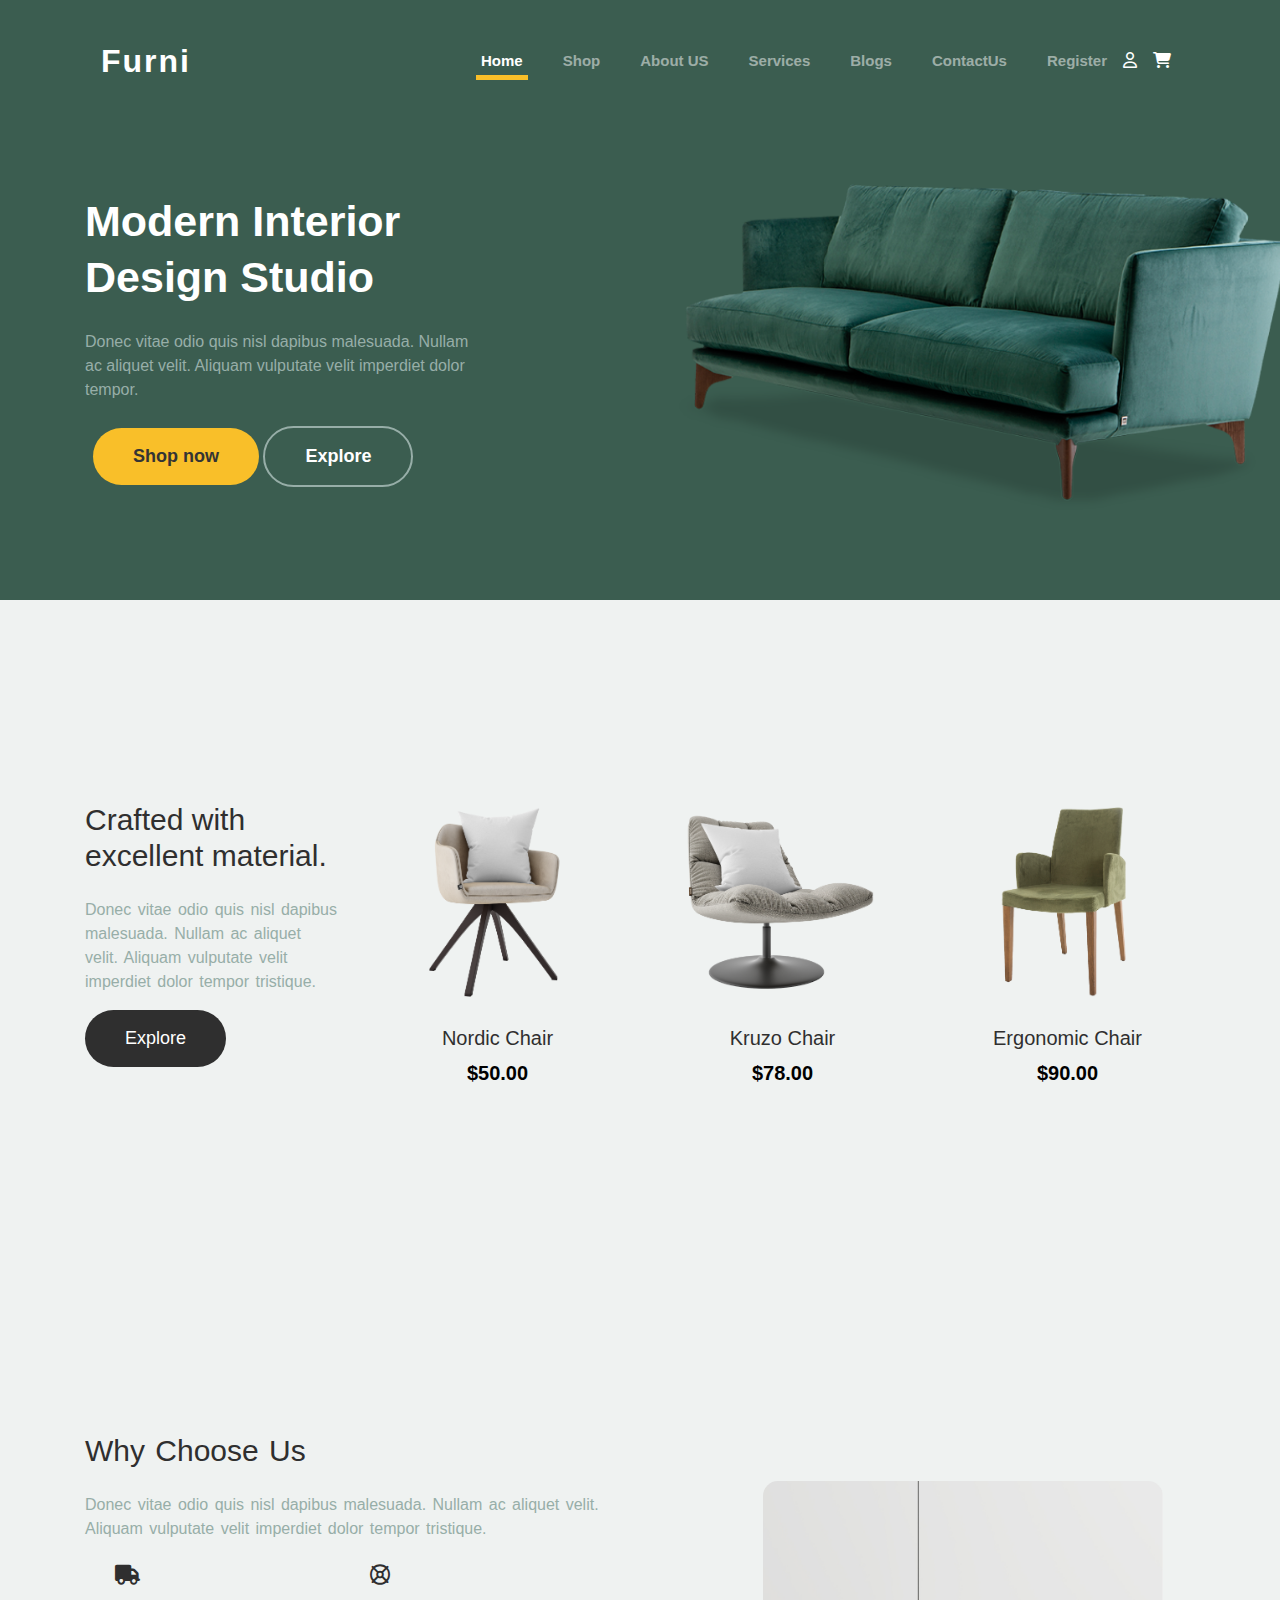
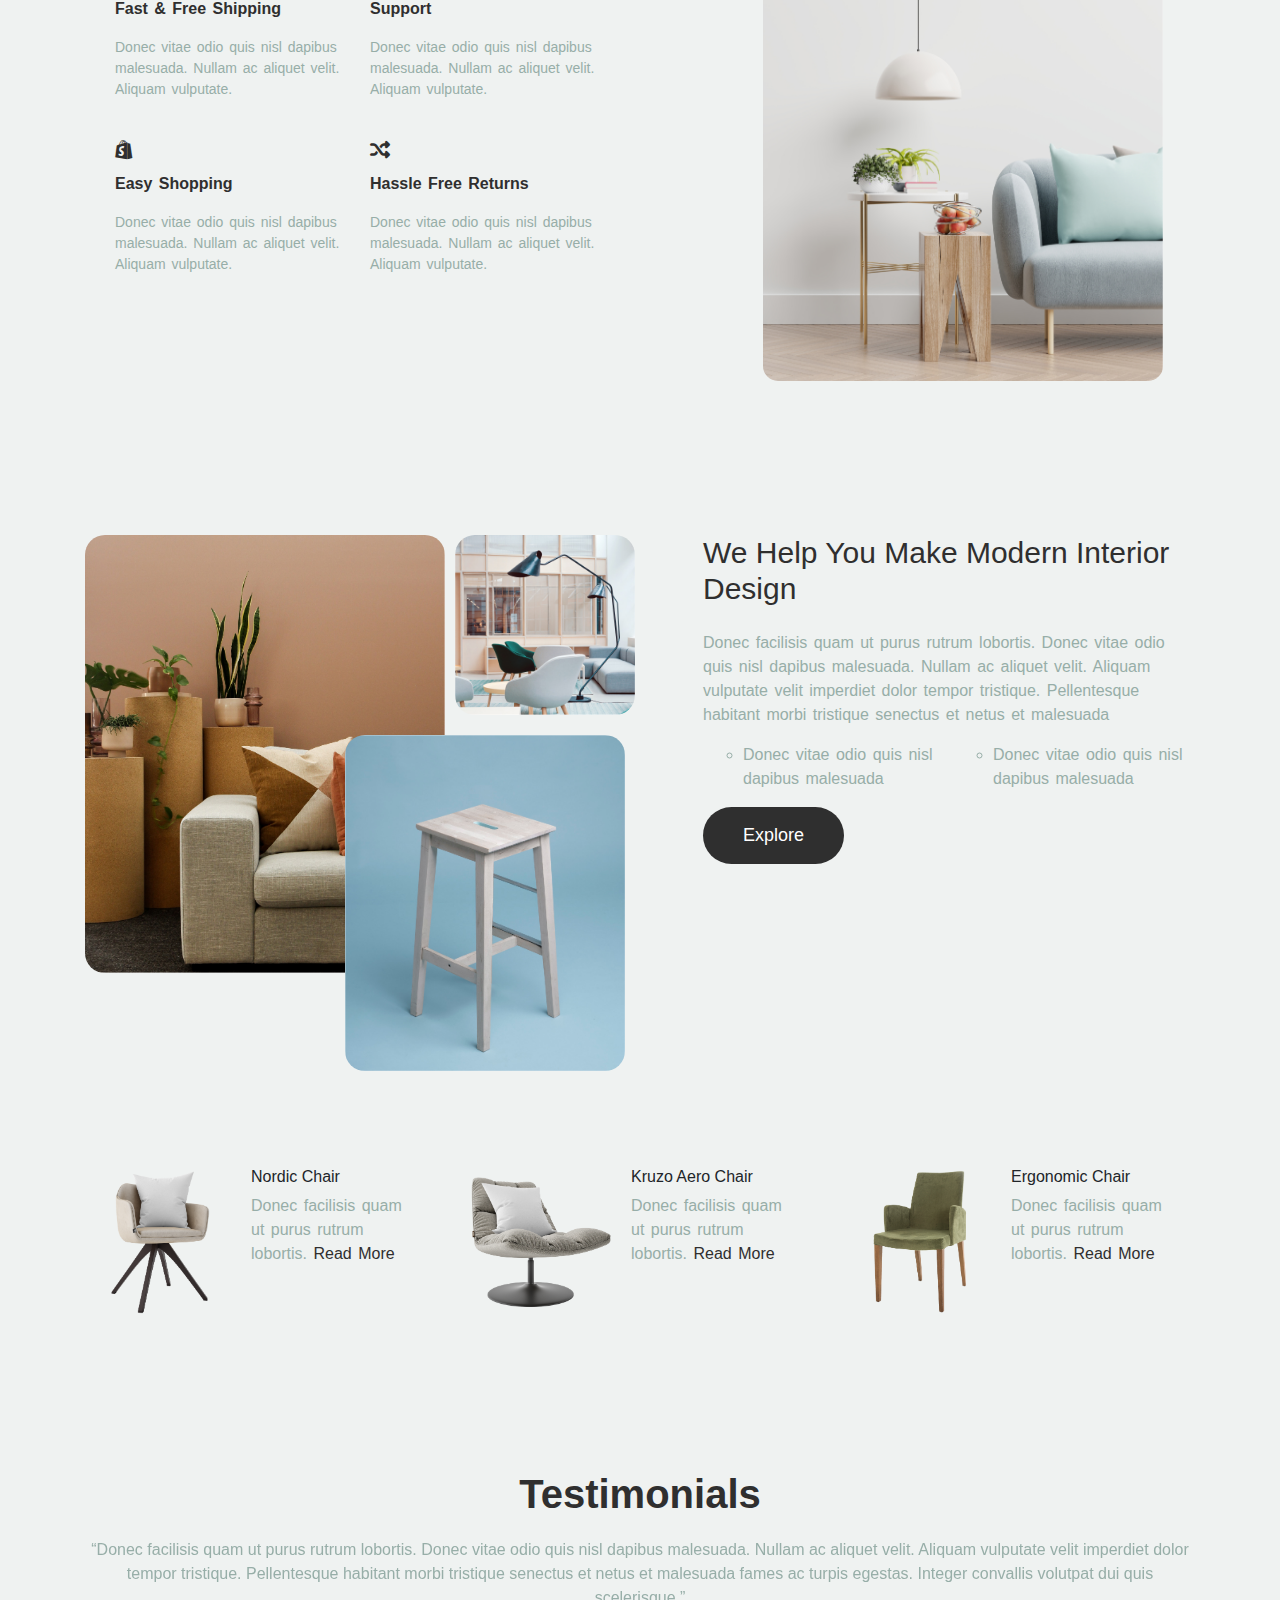
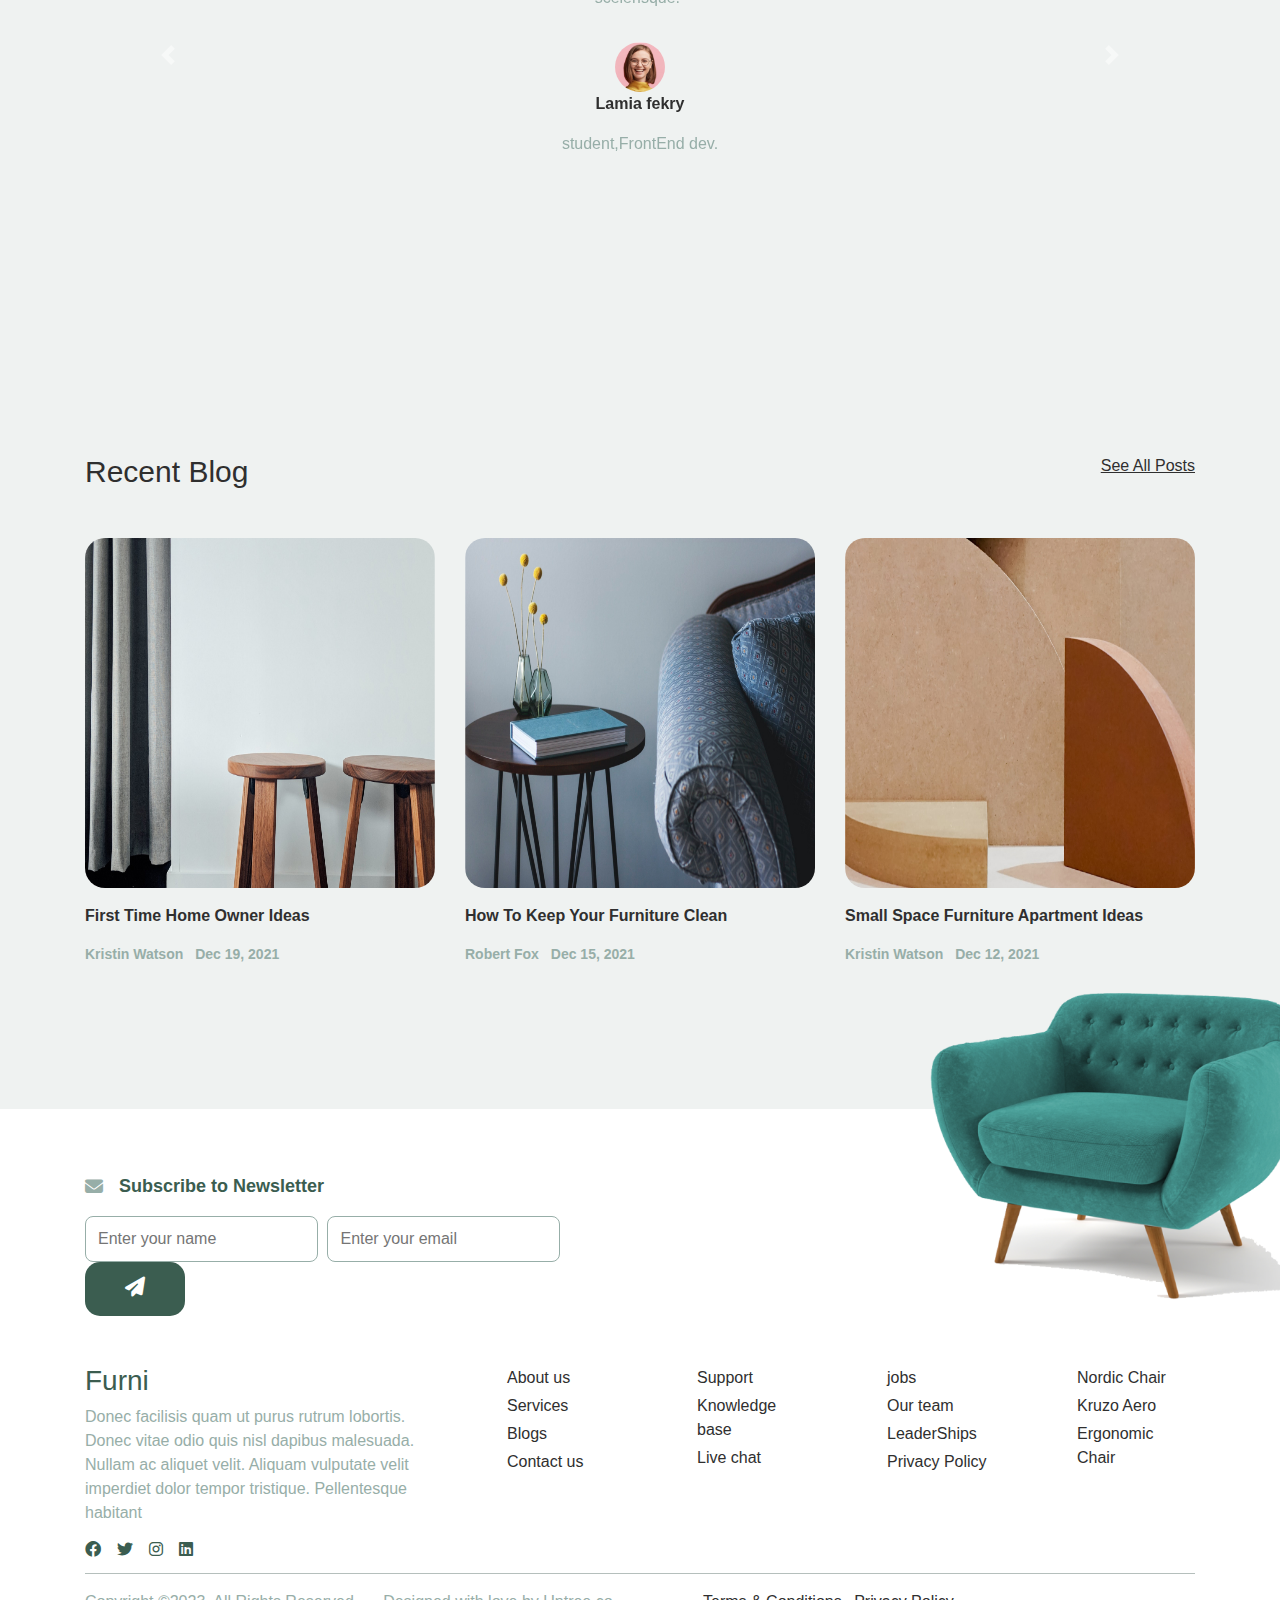
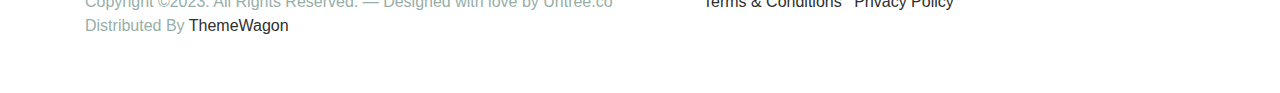
<file: index.html>
<!DOCTYPE html>
<html lang="en">
<head>
    <meta charset="UTF-8">
    <meta name="viewport" content="width=device-width, initial-scale=1.0">
    <title>furni</title>
    
    
    <!-- bootstrap -->
    <link rel="stylesheet" href="css/bootstrap.min.css">
    <!-- Or -->
    <link rel="stylesheet" href="https://cdn.jsdelivr.net/npm/bootstrap@4.6.2/dist/css/bootstrap.min.css" integrity="sha384-xOolHFLEh07PJGoPkLv1IbcEPTNtaed2xpHsD9ESMhqIYd0nLMwNLD69Npy4HI+N" crossorigin="anonymous">
    <!-- fontAseam -->
    <link rel="stylesheet" href="css/all.min.css">
    <!-- css file -->
    <link rel="stylesheet" href="css/style.css">
</head>
<body>
   <!-- start header -->
   <div class="header">
    <div class="container">
        <div class="row">
            <!-- navbar -->
            <div class="col-md-12 mt-4">
                <nav class="navbar navbar-expand-lg navbar-dark">
                    <a class="navbar-brand logo" href="index.html">Furni</a>
                    <button class="navbar-toggler" type="button" data-toggle="collapse" data-target="#navbarSupportedContent" aria-controls="navbarSupportedContent" aria-expanded="false" aria-label="Toggle navigation">
                      <span class="navbar-toggler-icon"></span>
                    </button>
                  
                    <div class="collapse navbar-collapse" id="navbarSupportedContent">
                      <ul class="navbar-nav ml-auto item">
                        <li class="nav-item active mr-4">
                          <a class="nav-link" href="index.html">Home</a>
                        </li>
                        <li class="nav-item mr-4">
                          <a class="nav-link" href="shop.html">Shop</a>
                        </li>
                        <li class="nav-item  mr-4">
                            <a class="nav-link" href="aboutUs.html">About US  <span class="sr-only">(current)</span></a>
                        </li>
                        <li class="nav-item mr-4">
                            <a class="nav-link" href="Services.html">Services</a>
                        </li>
                        <li class="nav-item mr-4">
                            <a class="nav-link" href="#">Blogs</a>
                        </li>
                        <li class="nav-item mr-4">
                            <a class="nav-link" href="contact.html">ContactUs</a>
                        </li> 
                        <li class="nav-item">
                          <a class="nav-link" href="register.html">Register</a>
                        </li>
                      </ul>
                      <ul class="navbar-nav ">
                        
                        <li class="nav-item  active">
                          <a class="nav-link" href="login.html" id="user"><i class="fa-regular fa-user"></i></a>
                        </li>

                        <li class="nav-item active">
                          <a class="nav-link" href="#">
                            <i class="fa-solid fa-cart-shopping shopping">
                              <sup></sup>
                            </i>
                          </a>
                        </li>
                        <div class="box">
                            <div></div>
                            <a href="card.html">
                              <button>See Products</button>
                            </a>
                        </div>
                      </ul>
                    </div>
                  </nav>
            </div>
            <!-- end navbar -->
            <!-- start header left -->
            <div class="col-md-6 mt-5">
              <h1 class="mt-5">Modern Interior Design Studio</h1>
              <p class="mt-4">Donec vitae odio quis nisl dapibus malesuada. Nullam ac aliquet velit. Aliquam vulputate velit imperdiet dolor tempor.</p>
              <div class="butto mt-4">
                <button class="shop-now ml-2"><a href="contact.html">Shop now</a></button>
                <button class="explore"><a href="shop.html">Explore</a></button>
              </div>
            </div>
            <!-- end header left -->
            <!-- start header right -->
            <div class="col-md-6">
              <img src="images/couch.png" alt="" width="650px">
            </div>
            <!-- end header right -->
        </div>
    </div>
</div>
<!-- end header -->
    
    <!-- start shops -->
    <div class="shops ">
      <div class="container">
        <div class="row">
          <div class="col-md-3 mt-5">
            <h3>Crafted with excellent material.</h3>
            <p class="mt-4">Donec vitae odio quis nisl dapibus malesuada. Nullam ac aliquet velit. Aliquam vulputate velit imperdiet dolor tempor tristique.</p>
            <button class="clic"><a href="shop.html">Explore</a></button>
          </div>
          <div class="col-md-3 mt-5">
            <img src="images/product-1.png" alt="" width="200px" class="ml-4">
            <h5 class="text-center mt-4">Nordic Chair</h5>
            <p class="text-center price ">$50.00</p>
          </div>
          <div class="col-md-3 mt-5 show">
            <img src="images/product-2.png" alt="" width="200px" class="ml-4">
            <h5 class="text-center mt-4 ">Kruzo Chair</h5>
            <p class="text-center price ">$78.00</p>  
          </div>
          <div class="col-md-3 mt-5 show ">
            <img src="images/product-3.png" alt="" width="200px" class="ml-4">
            <h5 class="text-center mt-4 ">Ergonomic Chair</h5>
            <p class="text-center price ">$90.00</p>
          </div>
        </div>
      </div>
    </div>
    <!-- end shops -->
    <!-- start servic -->
    <div class="servic">
      <div class="container">
        <div class="row">
          <!-- left -->
          <div class="col-md-6 mt-5 ">
            <h3 >Why Choose Us</h3>
            <p class="mt-4">Donec vitae odio quis nisl dapibus malesuada. Nullam ac aliquet velit. Aliquam vulputate velit imperdiet dolor tempor tristique.</p>
            
          <div class="col-md-12 d-flex mt-4">
            <div class="col-md-6">
              <i class="fa-solid fa-truck"></i>
              <p class="title mt-2">Fast & Free Shipping</p>
              <p class="exp">Donec vitae odio quis nisl dapibus malesuada. Nullam ac aliquet velit. Aliquam vulputate.</p>
            </div>
            <div class="col-md-6">
              <i class="fa-regular fa-life-ring"></i>
              <p class="title mt-2">Support</p>
              <p class="exp">Donec vitae odio quis nisl dapibus malesuada. Nullam ac aliquet velit. Aliquam vulputate.</p>
            </div>
          </div>
          <div class="col-md-12 d-flex mt-4">
            <div class="col-md-6">
              <i class="fa-brands fa-shopify"></i>
              <p class="title mt-2">Easy Shopping</p>
              <p class="exp">Donec vitae odio quis nisl dapibus malesuada. Nullam ac aliquet velit. Aliquam vulputate.</p>
            </div>
            <div class="col-md-6">
              <i class="fa-solid fa-shuffle"></i>
              <p class="title mt-2">Hassle Free Returns</p>
              <p class="exp">Donec vitae odio quis nisl dapibus malesuada. Nullam ac aliquet velit. Aliquam vulputate.</p>
            </div>
          </div>

         </div>
         <!-- right -->
         <div class="col-md-6 mt-5">
          <img src="images/why-choose-us-img.jpg" alt="" width="400px" height="500px" class="mt-5">
         </div>
        </div>
      </div>
    </div>
    <!-- end servic -->
    <!-- start services -->
    <div class="services">
      <div class="container">
        <div class="row">
            <div class="col-md-6">
              <div class="img-grid">
                 <div class=" grid grid-1">
                    <img src="images/img-grid-1.jpg" alt="">
                 </div>
                 <div class=" grid grid-2 ">
                  <img src="images/img-grid-2.jpg" alt="" >
                 </div>
                 <div class=" grid grid-3">
                  <img src="images/img-grid-3.jpg" alt="">
                 </div>
              </div>
           </div>
           <div class="col-md-6 ">
            <h3 class="ml-5 ">We Help You Make Modern Interior Design</h3>
            <p class="ml-5 mt-4">Donec facilisis quam ut purus rutrum lobortis. Donec vitae odio quis nisl dapibus malesuada. Nullam ac aliquet velit. Aliquam vulputate velit imperdiet dolor tempor tristique. Pellentesque habitant morbi tristique senectus et netus et malesuada</p>
            <ul class="d-flex ">
              <li class="ml-5">Donec vitae odio quis nisl dapibus malesuada</li>
              <li class="ml-5">Donec vitae odio quis nisl dapibus malesuada</li>
            </ul>
            <button class="ml-5 clic"><a href="shop.html">Explore</a></button>
           </div>
            <div class="col-md-4 mt-5 d-flex">
              <img src="images/product-1.png" alt="" width="150px" class="mt-5">
              <div class="cont mt-5 m-3">
                <h6>Nordic Chair</h6>
                <p>Donec facilisis quam ut purus rutrum lobortis. <span><a href="#">Read More</a></span></p>
              </div>
             </div>
             <div class="col-md-4 mt-5 d-flex ">
              <img src="images/product-2.png" alt="" width="150px" class="mt-5">
              <div class="cont mt-5 m-3">
                <h6>Kruzo Aero Chair</h6>
                <p>Donec facilisis quam ut purus rutrum lobortis. <span><a href="#">Read More</a></span> </p>
              </div>
             </div>
             <div class="col-md-4 mt-5 d-flex ">
              <img src="images/product-3.png" alt="" width="150px" class="mt-5">
              <div class="cont mt-5 m-3">
                <h6>Ergonomic Chair</h6>
                <p>Donec facilisis quam ut purus rutrum lobortis. <span><a href="#">Read More</a></span></p>
              </div>
             </div>
        </div>
      </div>
    </div>
    <!-- end services -->
    <!-- start persons -->
    <div class="person">
      <div class="container">
        <div class="row">
          <div class="col-md-12">
            <h1>Testimonials</h1>
            <div id="carouselExampleControls" class="carousel slide" data-ride="carousel">
              <div class="carousel-inner">
                <div class="carousel-item active">
                  <p class="cont">“Donec facilisis quam ut purus rutrum lobortis. Donec vitae odio quis nisl dapibus malesuada. Nullam ac aliquet velit. Aliquam vulputate velit imperdiet dolor tempor tristique. Pellentesque habitant morbi tristique senectus et netus et malesuada fames ac turpis egestas. Integer convallis volutpat dui quis scelerisque.”</p>
                  <div class="per text-center">
                    <img src="images/person-1.jpg" class="mt-3" alt="...">
                    <p class="name">Lamia fekry</p>
                    <p class="cv">student,FrontEnd dev.</p>
                  </div>
                </div>
                <div class="carousel-item">
                  <p class="cont">“Donec facilisis quam ut purus rutrum lobortis. Donec vitae odio quis nisl dapibus malesuada. Nullam ac aliquet velit. Aliquam vulputate velit imperdiet dolor tempor tristique. Pellentesque habitant morbi tristique senectus et netus et malesuada fames ac turpis egestas. Integer convallis volutpat dui quis scelerisque.”</p>
                  <div class="per text-center">
                    <img src="images/person-1.jpg" class="mt-3" alt="...">
                    <p class="name">Lamia fekry</p>
                    <p class="cv">student,FrontEnd dev.</p>
                  </div>
                </div>
                <div class="carousel-item">
                  <p class="cont">“Donec facilisis quam ut purus rutrum lobortis. Donec vitae odio quis nisl dapibus malesuada. Nullam ac aliquet velit. Aliquam vulputate velit imperdiet dolor tempor tristique. Pellentesque habitant morbi tristique senectus et netus et malesuada fames ac turpis egestas. Integer convallis volutpat dui quis scelerisque.”</p>
                  <div class="per text-center">
                    <img src="images/person-1.jpg" class="mt-3" alt="...">
                    <p class="name">Lamia fekry</p>
                    <p class="cv">student,FrontEnd dev.</p>
                  </div>
                </div>
              </div>
             <button class="carousel-control-prev" type="button" data-target="#carouselExampleControls" data-slide="prev">
                <span class="carousel-control-prev-icon " aria-hidden="true"></span>
                <span class="sr-only">Previous</span>
              </button>
              <button class="carousel-control-next" type="button" data-target="#carouselExampleControls" data-slide="next">
                <span class="carousel-control-next-icon" aria-hidden="true"></span>
                <span class="sr-only bg-dark">Next</span>
              </button>
            </div>
          </div>
        </div>
      </div>
    </div>
    <!-- end persons -->
    <!-- start blogs -->
    <div class="blogs">
      <div class="container">
        <div class="row">
          <div class="col-md-12 d-flex">
            <h3 class="mb-5">Recent Blog</h3>
            <a href="#" class="ml-auto mb-5">See All Posts</a>
          </div>
          <div class="col-md-4">
            <img src="images/post-1.jpg" alt="" width="350px" height="350px" class="mb-3">
            <p>First Time Home Owner Ideas</p>
            <p class="name"> Kristin Watson  <span class="ml-2"> Dec 19, 2021</span></p>
          </div>
          <div class="col-md-4">
            <img src="images/post-2.jpg" alt="" width="350px" height="350px" class="mb-3">
            <p>How To Keep Your Furniture Clean</p>
            <p class="name">Robert Fox <span class="ml-2"> Dec 15, 2021</span></p>
          </div>
          <div class="col-md-4">
            <img src="images/post-3.jpg" alt="" width="350px" height="350px" class="mb-3">
            <p>Small Space Furniture Apartment Ideas</p>
            <p class="name">Kristin Watson  <span class="ml-2"> Dec 12, 2021</span></p>
          </div>
        </div>
      </div>
    </div>
    <!-- end blogs -->
    <!-- start footer -->
    <div class="footer">
      <div class="container">
        <div class="row">
          <div class="col-md-6">
           <div class="email d-flex ">
            <i class="fa-solid fa-envelope mr-3 mt-1"></i>
            <p>Subscribe to Newsletter</p>
           </div>
           <form action="#">
            <input type="text" placeholder="Enter your name" name="name">
            <input type="email" name="email" id="" placeholder="Enter your email">
            <button type="submit"><i class="fa-solid fa-paper-plane"></i></button>
           </form>
          </div>
          <div class="col-md-6">
            <img src="images/sofa.png" alt="" width="400px">
          </div>
          <div class="col-md-4 mt-5 foot">
            <h3>Furni</h3>
            <p>Donec facilisis quam ut purus rutrum lobortis. Donec vitae odio quis nisl dapibus malesuada. Nullam ac aliquet velit. Aliquam vulputate velit imperdiet dolor tempor tristique. Pellentesque habitant</p>
            <div class="icon d-flex">
              <i class="fa-brands fa-facebook mr-3 "></i>
              <i class="fa-brands fa-twitter mr-3"></i>
              <i class="fa-brands fa-instagram mr-3"></i>
              <i class="fa-brands fa-linkedin mr-3"></i>
            </div>
          </div>
          <div class="col-md-2 mt-5">
            <ul>
              <li><a href="#">About us</a></li>
              <li><a href="#">Services</a></li>
              <li><a href="#">Blogs</a></li>
              <li><a href="#">Contact us</a></li>
            </ul>
          </div>
          <div class="col-md-2 mt-5">
            <ul>
              <li><a href="#">Support</a></li>
              <li><a href="#">Knowledge base</a></li>
              <li><a href="#">Live chat</a></li>
            </ul>
          </div>
          <div class="col-md-2 mt-5">
            <ul>
              <li><a href="#">jobs</a></li>
              <li><a href="#">Our team</a></li>
              <li><a href="#">LeaderShips</a></li>
              <li><a href="#">Privacy Policy</a></li>
            </ul>
          </div>
          <div class="col-md-2 mt-5">
            <ul>
              <li><a href="#">Nordic Chair</a></li>
              <li><a href="#">Kruzo Aero</a></li>
              <li><a href="#">Ergonomic Chair</a></li>
            </ul>
          </div>
          
        </div>
        <hr>
        <div class="row">
          <div class="col-md-6">
            <p>Copyright ©2023. All Rights Reserved. — Designed with love by Untree.co Distributed By <span>ThemeWagon</span></p>
          </div>
          <div class="col-md-6 ">
            <a href="#" class="ml-5">Terms & Conditions</a>
            <a href="#" class="ml-2">Privacy Policy</a>
          </div>
        </div>
      </div>
    </div>
    <!-- end footer -->
    <!-- bootstrap js -->
    <script src="https://cdn.jsdelivr.net/npm/jquery@3.5.1/dist/jquery.slim.min.js" integrity="sha384-DfXdz2htPH0lsSSs5nCTpuj/zy4C+OGpamoFVy38MVBnE+IbbVYUew+OrCXaRkfj" crossorigin="anonymous"></script>
    <script src="https://cdn.jsdelivr.net/npm/popper.js@1.16.1/dist/umd/popper.min.js" integrity="sha384-9/reFTGAW83EW2RDu2S0VKaIzap3H66lZH81PoYlFhbGU+6BZp6G7niu735Sk7lN" crossorigin="anonymous"></script>
    <script src="https://cdn.jsdelivr.net/npm/bootstrap@4.6.2/dist/js/bootstrap.min.js" integrity="sha384-+sLIOodYLS7CIrQpBjl+C7nPvqq+FbNUBDunl/OZv93DB7Ln/533i8e/mZXLi/P+" crossorigin="anonymous"></script>
    <!-- js -->
    <!-- <script src="js/main.js"></script> -->
    
</body>
</html>
</file>
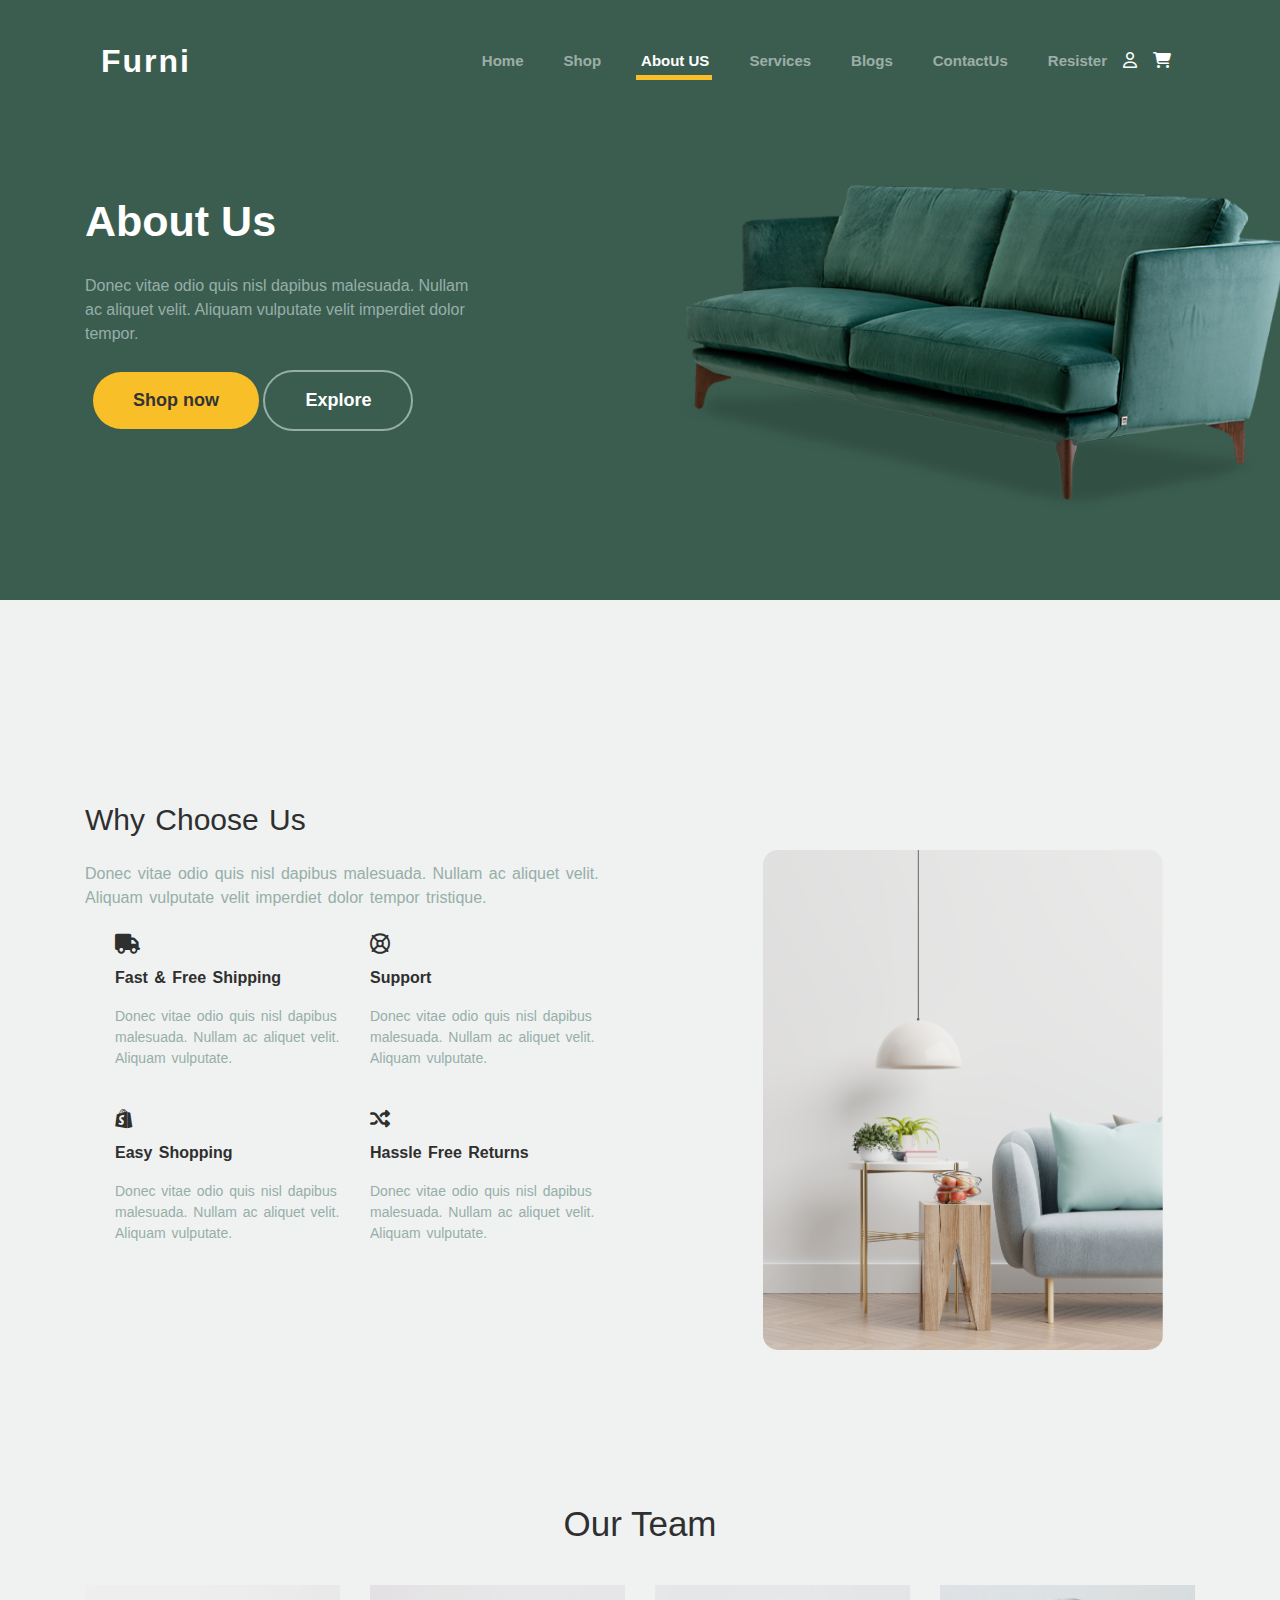
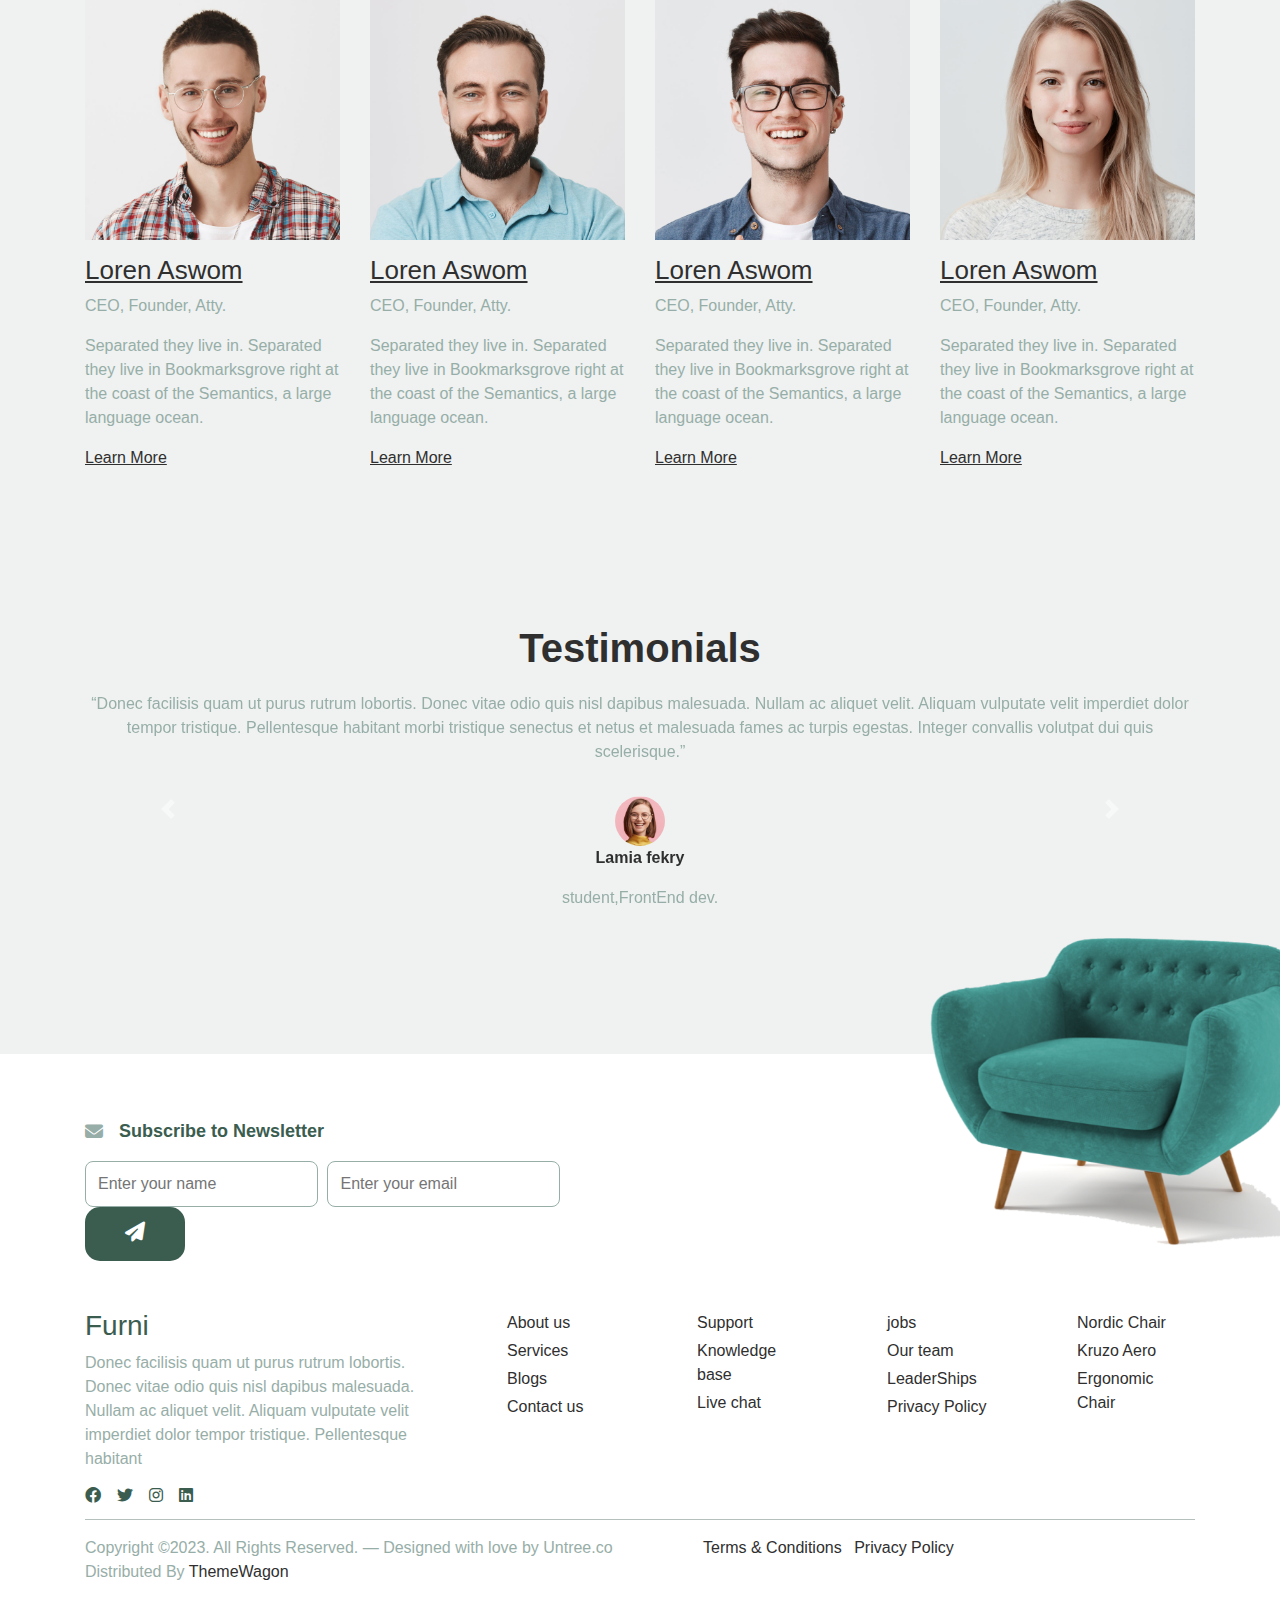
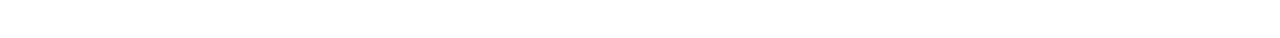
<file: aboutUs.html>
<!DOCTYPE html>
<html lang="en">
<head>
    <meta charset="UTF-8">
    <meta name="viewport" content="width=device-width, initial-scale=1.0">
    <title>furni</title>
     <!-- font family -->
    
    <!-- bootstrap -->
    <link rel="stylesheet" href="css/bootstrap.min.css">
    <!-- Or -->
    <link rel="stylesheet" href="https://cdn.jsdelivr.net/npm/bootstrap@4.6.2/dist/css/bootstrap.min.css" integrity="sha384-xOolHFLEh07PJGoPkLv1IbcEPTNtaed2xpHsD9ESMhqIYd0nLMwNLD69Npy4HI+N" crossorigin="anonymous">
    <!-- fontAseam -->
    <link rel="stylesheet" href="css/all.min.css">
    <!-- css file -->
    <link rel="stylesheet" href="css/style.css">
</head>
<body>
    <!-- start header -->
    <div class="header">
        <div class="container">
            <div class="row">
                <!-- navbar -->
                <div class="col-md-12 mt-4">
                    <nav class="navbar navbar-expand-lg navbar-dark">
                        <a class="navbar-brand logo" href="index.html">Furni</a>
                        <button class="navbar-toggler" type="button" data-toggle="collapse" data-target="#navbarSupportedContent" aria-controls="navbarSupportedContent" aria-expanded="false" aria-label="Toggle navigation">
                          <span class="navbar-toggler-icon"></span>
                        </button>
                      
                        <div class="collapse navbar-collapse" id="navbarSupportedContent">
                          <ul class="navbar-nav ml-auto item">
                            <li class="nav-item  mr-4">
                              <a class="nav-link" href="index.html">Home</a>
                            </li>
                            <li class="nav-item mr-4">
                              <a class="nav-link" href="shop.html">Shop</a>
                            </li>
                            <li class="nav-item active mr-4">
                                <a class="nav-link" href="aboutUs.html">About US  <span class="sr-only">(current)</span></a>
                            </li>
                            <li class="nav-item mr-4">
                                <a class="nav-link" href="Services.html">Services</a>
                            </li>
                            <li class="nav-item mr-4">
                                <a class="nav-link" href="#">Blogs</a>
                            </li>
                            <li class="nav-item mr-4">
                                <a class="nav-link" href="contact.html">ContactUs</a>
                            </li> 
                            <li class="nav-item ">
                              <a class="nav-link" href="register.html">Resister</a>
                            </li>
                          </ul>
                          <ul class="navbar-nav ">
                            
                            <li class="nav-item  active">
                              <a class="nav-link" href="login.html" id="user"><i class="fa-regular fa-user"></i></a>
                            </li>
                            <li class="nav-item active">
                              <a class="nav-link" href="#">
                                <i class="fa-solid fa-cart-shopping shopping">
                                  <sup></sup>
                                </i>
                              </a>
                            </li>
                            <div class="box">
                                <div></div>
                                <a href="card.html">
                                  <button>See Products</button>
                                </a>
                            </div>
                          </ul>
                        </div>
                      </nav>
                </div>
                <!-- end navbar -->
                <!-- start header left -->
                <div class="col-md-6 mt-5">
                  <h1 class="mt-5">About Us</h1>
                  <p class="mt-4">Donec vitae odio quis nisl dapibus malesuada. Nullam ac aliquet velit. Aliquam vulputate velit imperdiet dolor tempor.</p>
                  <div class="butto mt-4">
                    <button class="shop-now ml-2"><a href="contact.html">Shop now</a></button>
                    <button class="explore"><a href="shop.html">Explore</a></button>
                  </div>
                </div>
                <!-- end header left -->
                <!-- start header right -->
                <div class="col-md-6">
                  <img src="images/couch.png" alt="" width="650px">
                </div>
                <!-- end header right -->
            </div>
        </div>
    </div>
    <!-- end header -->
    <!-- start servic -->
    <div class="servic">
      <div class="container">
        <div class="row">
          <!-- left -->
          <div class="col-md-6 mt-5 ">
            <h3 >Why Choose Us</h3>
            <p class="mt-4">Donec vitae odio quis nisl dapibus malesuada. Nullam ac aliquet velit. Aliquam vulputate velit imperdiet dolor tempor tristique.</p>
            
          <div class="col-md-12 d-flex mt-4">
            <div class="col-md-6">
              <i class="fa-solid fa-truck"></i>
              <p class="title mt-2">Fast & Free Shipping</p>
              <p class="exp">Donec vitae odio quis nisl dapibus malesuada. Nullam ac aliquet velit. Aliquam vulputate.</p>
            </div>
            <div class="col-md-6">
              <i class="fa-regular fa-life-ring"></i>
              <p class="title mt-2">Support</p>
              <p class="exp">Donec vitae odio quis nisl dapibus malesuada. Nullam ac aliquet velit. Aliquam vulputate.</p>
            </div>
          </div>
          <div class="col-md-12 d-flex mt-4">
            <div class="col-md-6">
              <i class="fa-brands fa-shopify"></i>
              <p class="title mt-2">Easy Shopping</p>
              <p class="exp">Donec vitae odio quis nisl dapibus malesuada. Nullam ac aliquet velit. Aliquam vulputate.</p>
            </div>
            <div class="col-md-6">
              <i class="fa-solid fa-shuffle"></i>
              <p class="title mt-2">Hassle Free Returns</p>
              <p class="exp">Donec vitae odio quis nisl dapibus malesuada. Nullam ac aliquet velit. Aliquam vulputate.</p>
            </div>
          </div>

         </div>
         <!-- right -->
         <div class="col-md-6 mt-5">
          <img src="images/why-choose-us-img.jpg" alt="" width="400px" height="500px" class="mt-5">
         </div>
        </div>
      </div>
    </div>
    <!-- end servic -->
      <!-- start team -->
      <div class="team">
        <div class="container">
          <div class="row">
            <div class="col-md-12">
              <h3>Our Team</h3>
            </div>
            <div class="col-md-3">
              <img src="images/person_1.jpg" alt="">
              <h4>Loren Aswom</h4>
              <p>CEO, Founder, Atty.</p>
              <p>Separated they live in. Separated they live in Bookmarksgrove right at the coast of the Semantics, a large language ocean.</p>
              <a href="#">Learn More</a>
            </div>
            <div class="col-md-3">
              <img src="images/person_2.jpg" alt="">
              <h4>Loren Aswom</h4>
              <p>CEO, Founder, Atty.</p>
              <p>Separated they live in. Separated they live in Bookmarksgrove right at the coast of the Semantics, a large language ocean.</p>
              <a href="#">Learn More</a>
            </div>
            <div class="col-md-3">
              <img src="images/person_3.jpg" alt="">
              <h4>Loren Aswom</h4>
              <p>CEO, Founder, Atty.</p>
              <p>Separated they live in. Separated they live in Bookmarksgrove right at the coast of the Semantics, a large language ocean.</p>
              <a href="#">Learn More</a>
            </div>
            <div class="col-md-3">
              <img src="images/person_4.jpg" alt="">
              <h4>Loren Aswom</h4>
              <p>CEO, Founder, Atty.</p>
              <p>Separated they live in. Separated they live in Bookmarksgrove right at the coast of the Semantics, a large language ocean.</p>
              <a href="#">Learn More</a>
            </div>
          </div>
        </div>
      </div>
      <!-- end team -->
      <!-- start persons -->
    <div class="person">
      <div class="container">
        <div class="row">
          <div class="col-md-12">
            <h1>Testimonials</h1>
            <div id="carouselExampleControls" class="carousel slide" data-ride="carousel">
              <div class="carousel-inner">
                <div class="carousel-item active">
                  <p class="cont">“Donec facilisis quam ut purus rutrum lobortis. Donec vitae odio quis nisl dapibus malesuada. Nullam ac aliquet velit. Aliquam vulputate velit imperdiet dolor tempor tristique. Pellentesque habitant morbi tristique senectus et netus et malesuada fames ac turpis egestas. Integer convallis volutpat dui quis scelerisque.”</p>
                  <div class="per text-center">
                    <img src="images/person-1.jpg" class="mt-3" alt="...">
                    <p class="name">Lamia fekry</p>
                    <p class="cv">student,FrontEnd dev.</p>
                  </div>
                </div>
                <div class="carousel-item">
                  <p class="cont">“Donec facilisis quam ut purus rutrum lobortis. Donec vitae odio quis nisl dapibus malesuada. Nullam ac aliquet velit. Aliquam vulputate velit imperdiet dolor tempor tristique. Pellentesque habitant morbi tristique senectus et netus et malesuada fames ac turpis egestas. Integer convallis volutpat dui quis scelerisque.”</p>
                  <div class="per text-center">
                    <img src="images/person-1.jpg" class="mt-3" alt="...">
                    <p class="name">Lamia fekry</p>
                    <p class="cv">student,FrontEnd dev.</p>
                  </div>
                </div>
                <div class="carousel-item">
                  <p class="cont">“Donec facilisis quam ut purus rutrum lobortis. Donec vitae odio quis nisl dapibus malesuada. Nullam ac aliquet velit. Aliquam vulputate velit imperdiet dolor tempor tristique. Pellentesque habitant morbi tristique senectus et netus et malesuada fames ac turpis egestas. Integer convallis volutpat dui quis scelerisque.”</p>
                  <div class="per text-center">
                    <img src="images/person-1.jpg" class="mt-3" alt="...">
                    <p class="name">Lamia fekry</p>
                    <p class="cv">student,FrontEnd dev.</p>
                  </div>
                </div>
              </div>
             <button class="carousel-control-prev" type="button" data-target="#carouselExampleControls" data-slide="prev">
                <span class="carousel-control-prev-icon " aria-hidden="true"></span>
                <span class="sr-only">Previous</span>
              </button>
              <button class="carousel-control-next" type="button" data-target="#carouselExampleControls" data-slide="next">
                <span class="carousel-control-next-icon" aria-hidden="true"></span>
                <span class="sr-only bg-dark">Next</span>
              </button>
            </div>
          </div>
        </div>
      </div>
    </div>
    <!-- end persons -->
    <!-- start footer -->
    <div class="footer">
      <div class="container">
        <div class="row">
          <div class="col-md-6">
           <div class="email d-flex ">
            <i class="fa-solid fa-envelope mr-3 mt-1"></i>
            <p>Subscribe to Newsletter</p>
           </div>
           <form action="#">
            <input type="text" placeholder="Enter your name" name="name">
            <input type="email" name="email" id="" placeholder="Enter your email">
            <button type="submit"><i class="fa-solid fa-paper-plane"></i></button>
           </form>
          </div>
          <div class="col-md-6">
            <img src="images/sofa.png" alt="" width="400px">
          </div>
          <div class="col-md-4 mt-5 foot">
            <h3>Furni</h3>
            <p>Donec facilisis quam ut purus rutrum lobortis. Donec vitae odio quis nisl dapibus malesuada. Nullam ac aliquet velit. Aliquam vulputate velit imperdiet dolor tempor tristique. Pellentesque habitant</p>
            <div class="icon d-flex">
              <i class="fa-brands fa-facebook mr-3 "></i>
              <i class="fa-brands fa-twitter mr-3"></i>
              <i class="fa-brands fa-instagram mr-3"></i>
              <i class="fa-brands fa-linkedin mr-3"></i>
            </div>
          </div>
          <div class="col-md-2 mt-5">
            <ul>
              <li><a href="#">About us</a></li>
              <li><a href="#">Services</a></li>
              <li><a href="#">Blogs</a></li>
              <li><a href="#">Contact us</a></li>
            </ul>
          </div>
          <div class="col-md-2 mt-5">
            <ul>
              <li><a href="#">Support</a></li>
              <li><a href="#">Knowledge base</a></li>
              <li><a href="#">Live chat</a></li>
            </ul>
          </div>
          <div class="col-md-2 mt-5">
            <ul>
              <li><a href="#">jobs</a></li>
              <li><a href="#">Our team</a></li>
              <li><a href="#">LeaderShips</a></li>
              <li><a href="#">Privacy Policy</a></li>
            </ul>
          </div>
          <div class="col-md-2 mt-5">
            <ul>
              <li><a href="#">Nordic Chair</a></li>
              <li><a href="#">Kruzo Aero</a></li>
              <li><a href="#">Ergonomic Chair</a></li>
            </ul>
          </div>
          
        </div>
        <hr>
        <div class="row">
          <div class="col-md-6">
            <p>Copyright ©2023. All Rights Reserved. — Designed with love by Untree.co Distributed By <span>ThemeWagon</span></p>
          </div>
          <div class="col-md-6 ">
            <a href="#" class="ml-5">Terms & Conditions</a>
            <a href="#" class="ml-2">Privacy Policy</a>
          </div>
        </div>
      </div>
    </div>
    <!-- end footer -->
    <!-- bootstrap js -->
    <script src="https://cdn.jsdelivr.net/npm/jquery@3.5.1/dist/jquery.slim.min.js" integrity="sha384-DfXdz2htPH0lsSSs5nCTpuj/zy4C+OGpamoFVy38MVBnE+IbbVYUew+OrCXaRkfj" crossorigin="anonymous"></script>
    <script src="https://cdn.jsdelivr.net/npm/popper.js@1.16.1/dist/umd/popper.min.js" integrity="sha384-9/reFTGAW83EW2RDu2S0VKaIzap3H66lZH81PoYlFhbGU+6BZp6G7niu735Sk7lN" crossorigin="anonymous"></script>
    <script src="https://cdn.jsdelivr.net/npm/bootstrap@4.6.2/dist/js/bootstrap.min.js" integrity="sha384-+sLIOodYLS7CIrQpBjl+C7nPvqq+FbNUBDunl/OZv93DB7Ln/533i8e/mZXLi/P+" crossorigin="anonymous"></script>
    <!-- js -->
    <!-- <script src="js/main.js"></script> -->
    
</body>
</html>
</file>
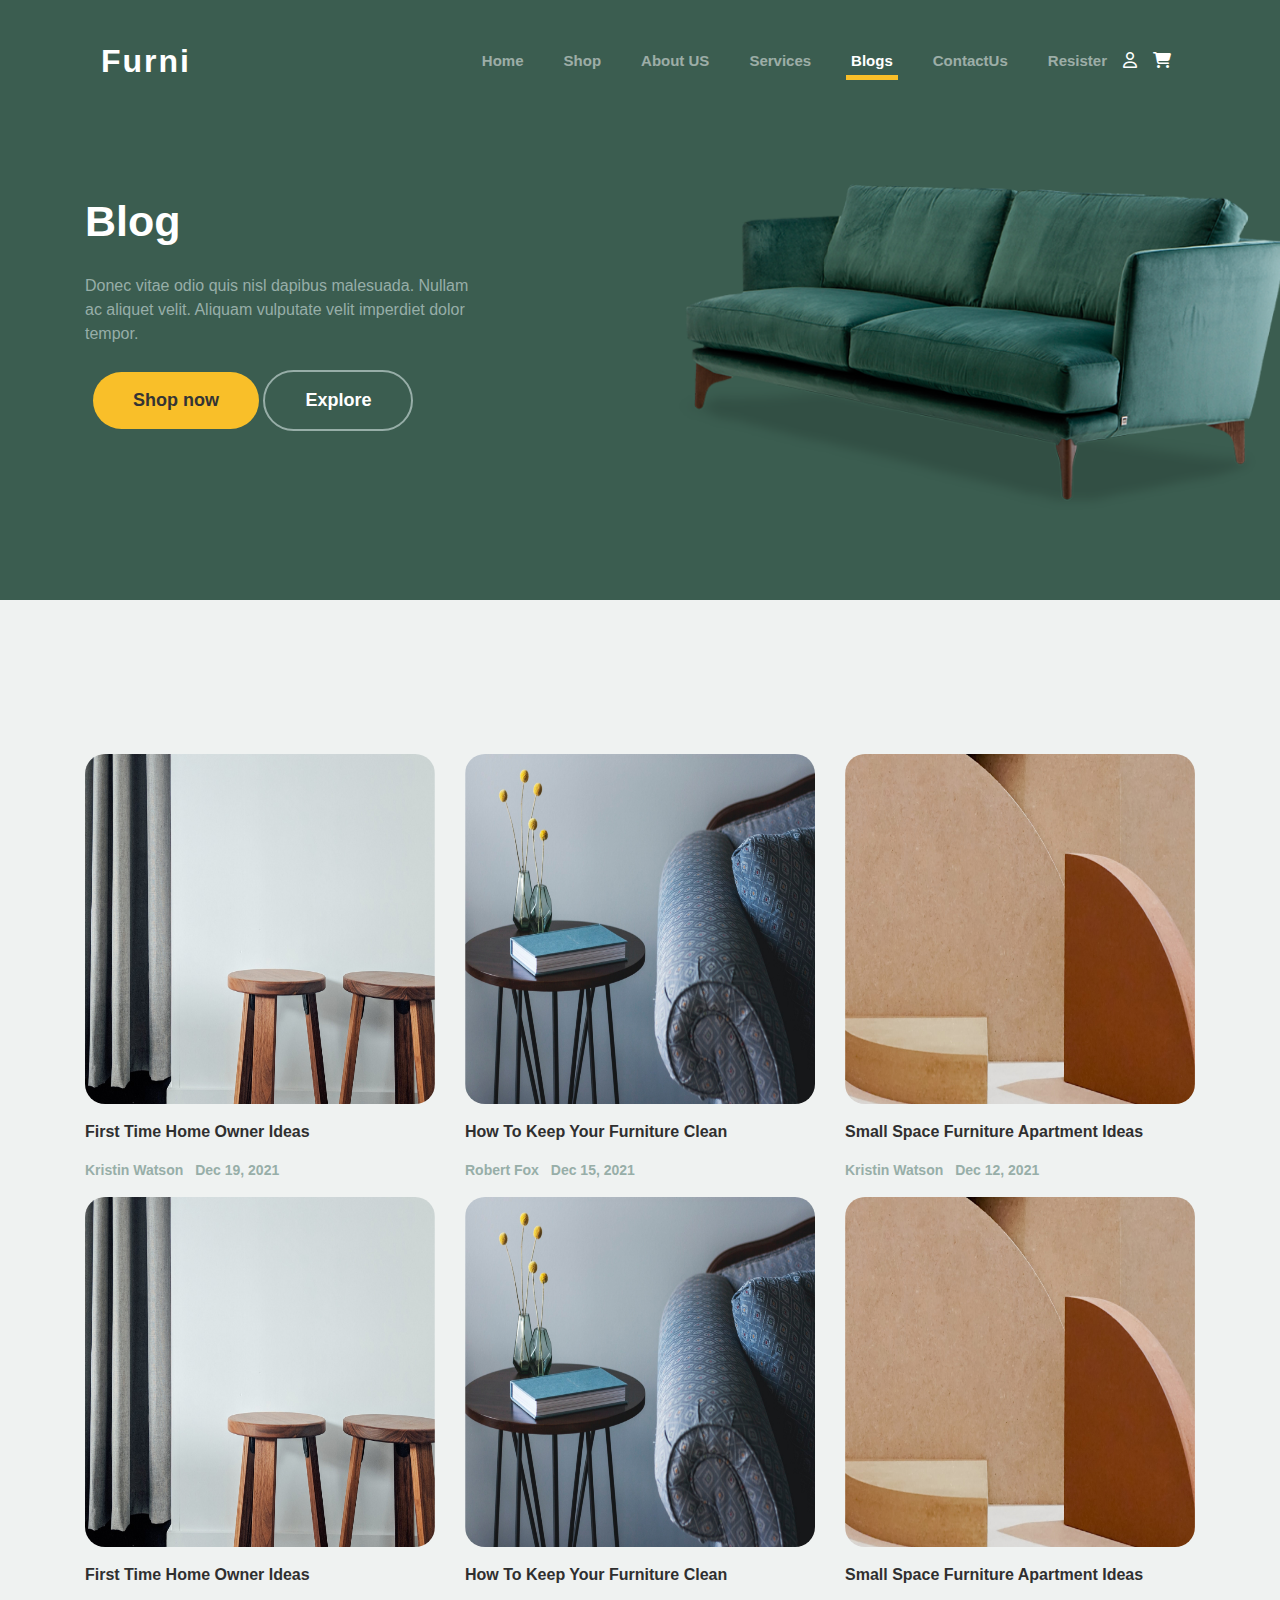
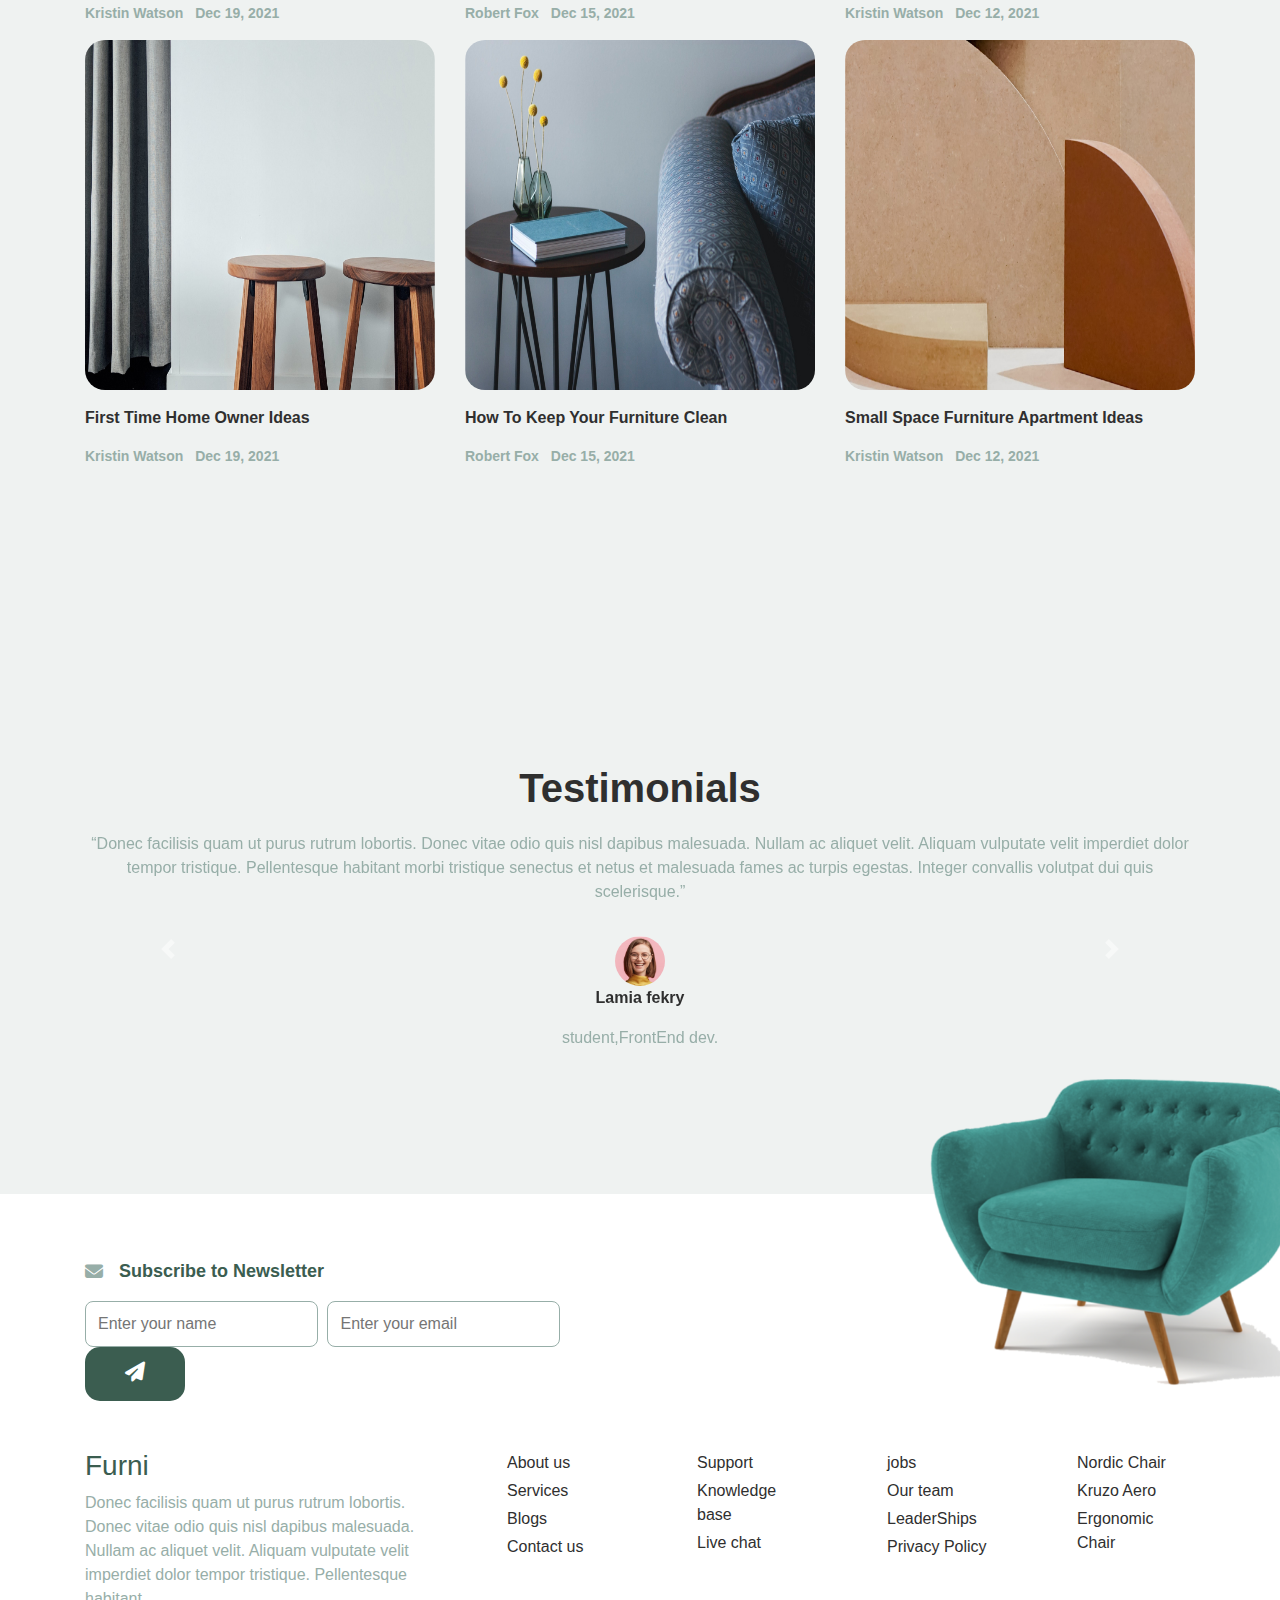
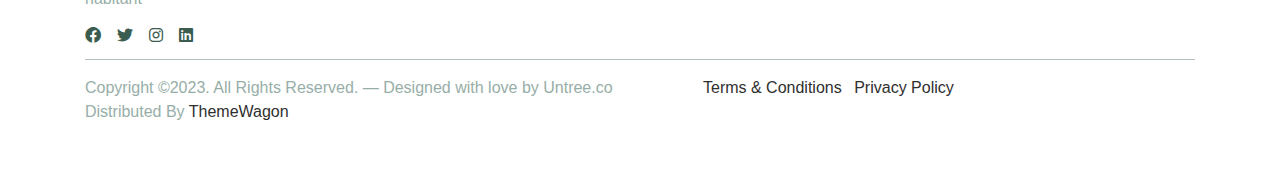
<file: blog.html>
<!DOCTYPE html>
<html lang="en">
<head>
    <meta charset="UTF-8">
    <meta name="viewport" content="width=device-width, initial-scale=1.0">
    <title>furni</title>
     <!-- font family -->
    
    <!-- bootstrap -->
    <link rel="stylesheet" href="css/bootstrap.min.css">
    <!-- Or -->
    <link rel="stylesheet" href="https://cdn.jsdelivr.net/npm/bootstrap@4.6.2/dist/css/bootstrap.min.css" integrity="sha384-xOolHFLEh07PJGoPkLv1IbcEPTNtaed2xpHsD9ESMhqIYd0nLMwNLD69Npy4HI+N" crossorigin="anonymous">
    <!-- fontAseam -->
    <link rel="stylesheet" href="css/all.min.css">
    <!-- css file -->
    <link rel="stylesheet" href="css/style.css">
</head>
<body>
     <!-- start header -->
     <div class="header">
        <div class="container">
            <div class="row">
                <!-- navbar -->
                <div class="col-md-12 mt-4">
                    <nav class="navbar navbar-expand-lg navbar-dark">
                        <a class="navbar-brand logo" href="index.html">Furni</a>
                        <button class="navbar-toggler" type="button" data-toggle="collapse" data-target="#navbarSupportedContent" aria-controls="navbarSupportedContent" aria-expanded="false" aria-label="Toggle navigation">
                          <span class="navbar-toggler-icon"></span>
                        </button>
                      
                        <div class="collapse navbar-collapse" id="navbarSupportedContent">
                          <ul class="navbar-nav ml-auto item">
                            <li class="nav-item  mr-4">
                              <a class="nav-link" href="index.html">Home</a>
                            </li>
                            <li class="nav-item mr-4">
                              <a class="nav-link" href="shop.html">Shop <span class="sr-only">(current)</span></a>
                            </li>
                            <li class="nav-item mr-4">
                                <a class="nav-link" href="aboutUs.html">About US<span class="sr-only">(current)</span></a>
                            </li>
                            <li class="nav-item  mr-4">
                                <a class="nav-link" href="Services.html">Services</a>
                            </li>
                            <li class="nav-item mr-4 active">
                                <a class="nav-link" href="blog.html">Blogs</a>
                            </li>
                            <li class="nav-item mr-4">
                                <a class="nav-link" href="contact.html">ContactUs</a>
                            </li> 
                            <li class="nav-item">
                              <a class="nav-link" href="register.html">Resister</a>
                            </li>
                          </ul>
                          <ul class="navbar-nav ">
                            
                            <li class="nav-item  active">
                              <a class="nav-link" href="login.html" id="user"><i class="fa-regular fa-user"></i></a>
                            </li>
                            <li class="nav-item active">
                              <a class="nav-link" href="#">
                                <i class="fa-solid fa-cart-shopping shopping">
                                  <sup></sup>
                                </i>
                              </a>
                            </li>
                            <div class="box">
                              <div></div>
                                <a href="card.html">
                                  <button>See Products</button>
                                </a>
                            </div>
                          </ul>
                        </div>
                      </nav>
                </div>
                <!-- end navbar -->
                <!-- start header left -->
                <div class="col-md-6 mt-5">
                  <h1 class="mt-5">Blog</h1>
                  <p class="mt-4">Donec vitae odio quis nisl dapibus malesuada. Nullam ac aliquet velit. Aliquam vulputate velit imperdiet dolor tempor.</p>
                  <div class="butto mt-4">
                    <button class="shop-now ml-2"><a href="contact.html">Shop now</a></button>
                    <button class="explore"><a href="shop.html">Explore</a></button>
                  </div>
                </div>
                <!-- end header left -->
                <!-- start header right -->
                <div class="col-md-6">
                  <img src="images/couch.png" alt="" width="650px">
                </div>
                <!-- end header right -->
            </div>
        </div>
    </div>
    <!-- end header -->
    <!-- start blogs -->
    <div class="blogs">
        <div class="container">
          <div class="row">
            <div class="col-md-4">
              <img src="images/post-1.jpg" alt="" width="350px" height="350px" class="mb-3">
              <p>First Time Home Owner Ideas</p>
              <p class="name"> Kristin Watson  <span class="ml-2"> Dec 19, 2021</span></p>
            </div>
            <div class="col-md-4">
              <img src="images/post-2.jpg" alt="" width="350px" height="350px" class="mb-3">
              <p>How To Keep Your Furniture Clean</p>
              <p class="name">Robert Fox <span class="ml-2"> Dec 15, 2021</span></p>
            </div>
            <div class="col-md-4">
              <img src="images/post-3.jpg" alt="" width="350px" height="350px" class="mb-3">
              <p>Small Space Furniture Apartment Ideas</p>
              <p class="name">Kristin Watson  <span class="ml-2"> Dec 12, 2021</span></p>
            </div>
            <div class="col-md-4">
                <img src="images/post-1.jpg" alt="" width="350px" height="350px" class="mb-3">
                <p>First Time Home Owner Ideas</p>
                <p class="name"> Kristin Watson  <span class="ml-2"> Dec 19, 2021</span></p>
              </div>
              <div class="col-md-4">
                <img src="images/post-2.jpg" alt="" width="350px" height="350px" class="mb-3">
                <p>How To Keep Your Furniture Clean</p>
                <p class="name">Robert Fox <span class="ml-2"> Dec 15, 2021</span></p>
              </div>
              <div class="col-md-4">
                <img src="images/post-3.jpg" alt="" width="350px" height="350px" class="mb-3">
                <p>Small Space Furniture Apartment Ideas</p>
                <p class="name">Kristin Watson  <span class="ml-2"> Dec 12, 2021</span></p>
              </div>
              <div class="col-md-4">
                <img src="images/post-1.jpg" alt="" width="350px" height="350px" class="mb-3">
                <p>First Time Home Owner Ideas</p>
                <p class="name"> Kristin Watson  <span class="ml-2"> Dec 19, 2021</span></p>
              </div>
              <div class="col-md-4">
                <img src="images/post-2.jpg" alt="" width="350px" height="350px" class="mb-3">
                <p>How To Keep Your Furniture Clean</p>
                <p class="name">Robert Fox <span class="ml-2"> Dec 15, 2021</span></p>
              </div>
              <div class="col-md-4">
                <img src="images/post-3.jpg" alt="" width="350px" height="350px" class="mb-3">
                <p>Small Space Furniture Apartment Ideas</p>
                <p class="name">Kristin Watson  <span class="ml-2"> Dec 12, 2021</span></p>
              </div>
          </div>
        </div>
      </div>
      <!-- end blogs -->
      <!-- start persons -->
    <div class="person">
        <div class="container">
          <div class="row">
            <div class="col-md-12">
              <h1>Testimonials</h1>
              <div id="carouselExampleControls" class="carousel slide" data-ride="carousel">
                <div class="carousel-inner">
                  <div class="carousel-item active">
                    <p class="cont">“Donec facilisis quam ut purus rutrum lobortis. Donec vitae odio quis nisl dapibus malesuada. Nullam ac aliquet velit. Aliquam vulputate velit imperdiet dolor tempor tristique. Pellentesque habitant morbi tristique senectus et netus et malesuada fames ac turpis egestas. Integer convallis volutpat dui quis scelerisque.”</p>
                    <div class="per text-center">
                      <img src="images/person-1.jpg" class="mt-3" alt="...">
                      <p class="name">Lamia fekry</p>
                      <p class="cv">student,FrontEnd dev.</p>
                    </div>
                  </div>
                  <div class="carousel-item">
                    <p class="cont">“Donec facilisis quam ut purus rutrum lobortis. Donec vitae odio quis nisl dapibus malesuada. Nullam ac aliquet velit. Aliquam vulputate velit imperdiet dolor tempor tristique. Pellentesque habitant morbi tristique senectus et netus et malesuada fames ac turpis egestas. Integer convallis volutpat dui quis scelerisque.”</p>
                    <div class="per text-center">
                      <img src="images/person-1.jpg" class="mt-3" alt="...">
                      <p class="name">Lamia fekry</p>
                      <p class="cv">student,FrontEnd dev.</p>
                    </div>
                  </div>
                  <div class="carousel-item">
                    <p class="cont">“Donec facilisis quam ut purus rutrum lobortis. Donec vitae odio quis nisl dapibus malesuada. Nullam ac aliquet velit. Aliquam vulputate velit imperdiet dolor tempor tristique. Pellentesque habitant morbi tristique senectus et netus et malesuada fames ac turpis egestas. Integer convallis volutpat dui quis scelerisque.”</p>
                    <div class="per text-center">
                      <img src="images/person-1.jpg" class="mt-3" alt="...">
                      <p class="name">Lamia fekry</p>
                      <p class="cv">student,FrontEnd dev.</p>
                    </div>
                  </div>
                </div>
               <button class="carousel-control-prev" type="button" data-target="#carouselExampleControls" data-slide="prev">
                  <span class="carousel-control-prev-icon " aria-hidden="true"></span>
                  <span class="sr-only">Previous</span>
                </button>
                <button class="carousel-control-next" type="button" data-target="#carouselExampleControls" data-slide="next">
                  <span class="carousel-control-next-icon" aria-hidden="true"></span>
                  <span class="sr-only bg-dark">Next</span>
                </button>
              </div>
            </div>
          </div>
        </div>
      </div>
      <!-- end persons -->
      <!-- start footer -->
    <div class="footer">
        <div class="container">
          <div class="row">
            <div class="col-md-6">
             <div class="email d-flex ">
              <i class="fa-solid fa-envelope mr-3 mt-1"></i>
              <p>Subscribe to Newsletter</p>
             </div>
             <form action="#">
              <input type="text" placeholder="Enter your name" name="name">
              <input type="email" name="email" id="" placeholder="Enter your email">
              <button type="submit"><i class="fa-solid fa-paper-plane"></i></button>
             </form>
            </div>
            <div class="col-md-6">
              <img src="images/sofa.png" alt="" width="400px">
            </div>
            <div class="col-md-4 mt-5 foot">
              <h3>Furni</h3>
              <p>Donec facilisis quam ut purus rutrum lobortis. Donec vitae odio quis nisl dapibus malesuada. Nullam ac aliquet velit. Aliquam vulputate velit imperdiet dolor tempor tristique. Pellentesque habitant</p>
              <div class="icon d-flex">
                <i class="fa-brands fa-facebook mr-3 "></i>
                <i class="fa-brands fa-twitter mr-3"></i>
                <i class="fa-brands fa-instagram mr-3"></i>
                <i class="fa-brands fa-linkedin mr-3"></i>
              </div>
            </div>
            <div class="col-md-2 mt-5">
              <ul>
                <li><a href="#">About us</a></li>
                <li><a href="#">Services</a></li>
                <li><a href="#">Blogs</a></li>
                <li><a href="#">Contact us</a></li>
              </ul>
            </div>
            <div class="col-md-2 mt-5">
              <ul>
                <li><a href="#">Support</a></li>
                <li><a href="#">Knowledge base</a></li>
                <li><a href="#">Live chat</a></li>
              </ul>
            </div>
            <div class="col-md-2 mt-5">
              <ul>
                <li><a href="#">jobs</a></li>
                <li><a href="#">Our team</a></li>
                <li><a href="#">LeaderShips</a></li>
                <li><a href="#">Privacy Policy</a></li>
              </ul>
            </div>
            <div class="col-md-2 mt-5">
              <ul>
                <li><a href="#">Nordic Chair</a></li>
                <li><a href="#">Kruzo Aero</a></li>
                <li><a href="#">Ergonomic Chair</a></li>
              </ul>
            </div>
            
          </div>
          <hr>
          <div class="row">
            <div class="col-md-6">
              <p>Copyright ©2023. All Rights Reserved. — Designed with love by Untree.co Distributed By <span>ThemeWagon</span></p>
            </div>
            <div class="col-md-6 ">
              <a href="#" class="ml-5">Terms & Conditions</a>
              <a href="#" class="ml-2">Privacy Policy</a>
            </div>
          </div>
        </div>
      </div>
      <!-- end footer -->
    <!-- bootstrap js -->
    <script src="https://cdn.jsdelivr.net/npm/jquery@3.5.1/dist/jquery.slim.min.js" integrity="sha384-DfXdz2htPH0lsSSs5nCTpuj/zy4C+OGpamoFVy38MVBnE+IbbVYUew+OrCXaRkfj" crossorigin="anonymous"></script>
    <script src="https://cdn.jsdelivr.net/npm/popper.js@1.16.1/dist/umd/popper.min.js" integrity="sha384-9/reFTGAW83EW2RDu2S0VKaIzap3H66lZH81PoYlFhbGU+6BZp6G7niu735Sk7lN" crossorigin="anonymous"></script>
    <script src="https://cdn.jsdelivr.net/npm/bootstrap@4.6.2/dist/js/bootstrap.min.js" integrity="sha384-+sLIOodYLS7CIrQpBjl+C7nPvqq+FbNUBDunl/OZv93DB7Ln/533i8e/mZXLi/P+" crossorigin="anonymous"></script>
    <!-- js -->
    
</body>
</html>
</file>
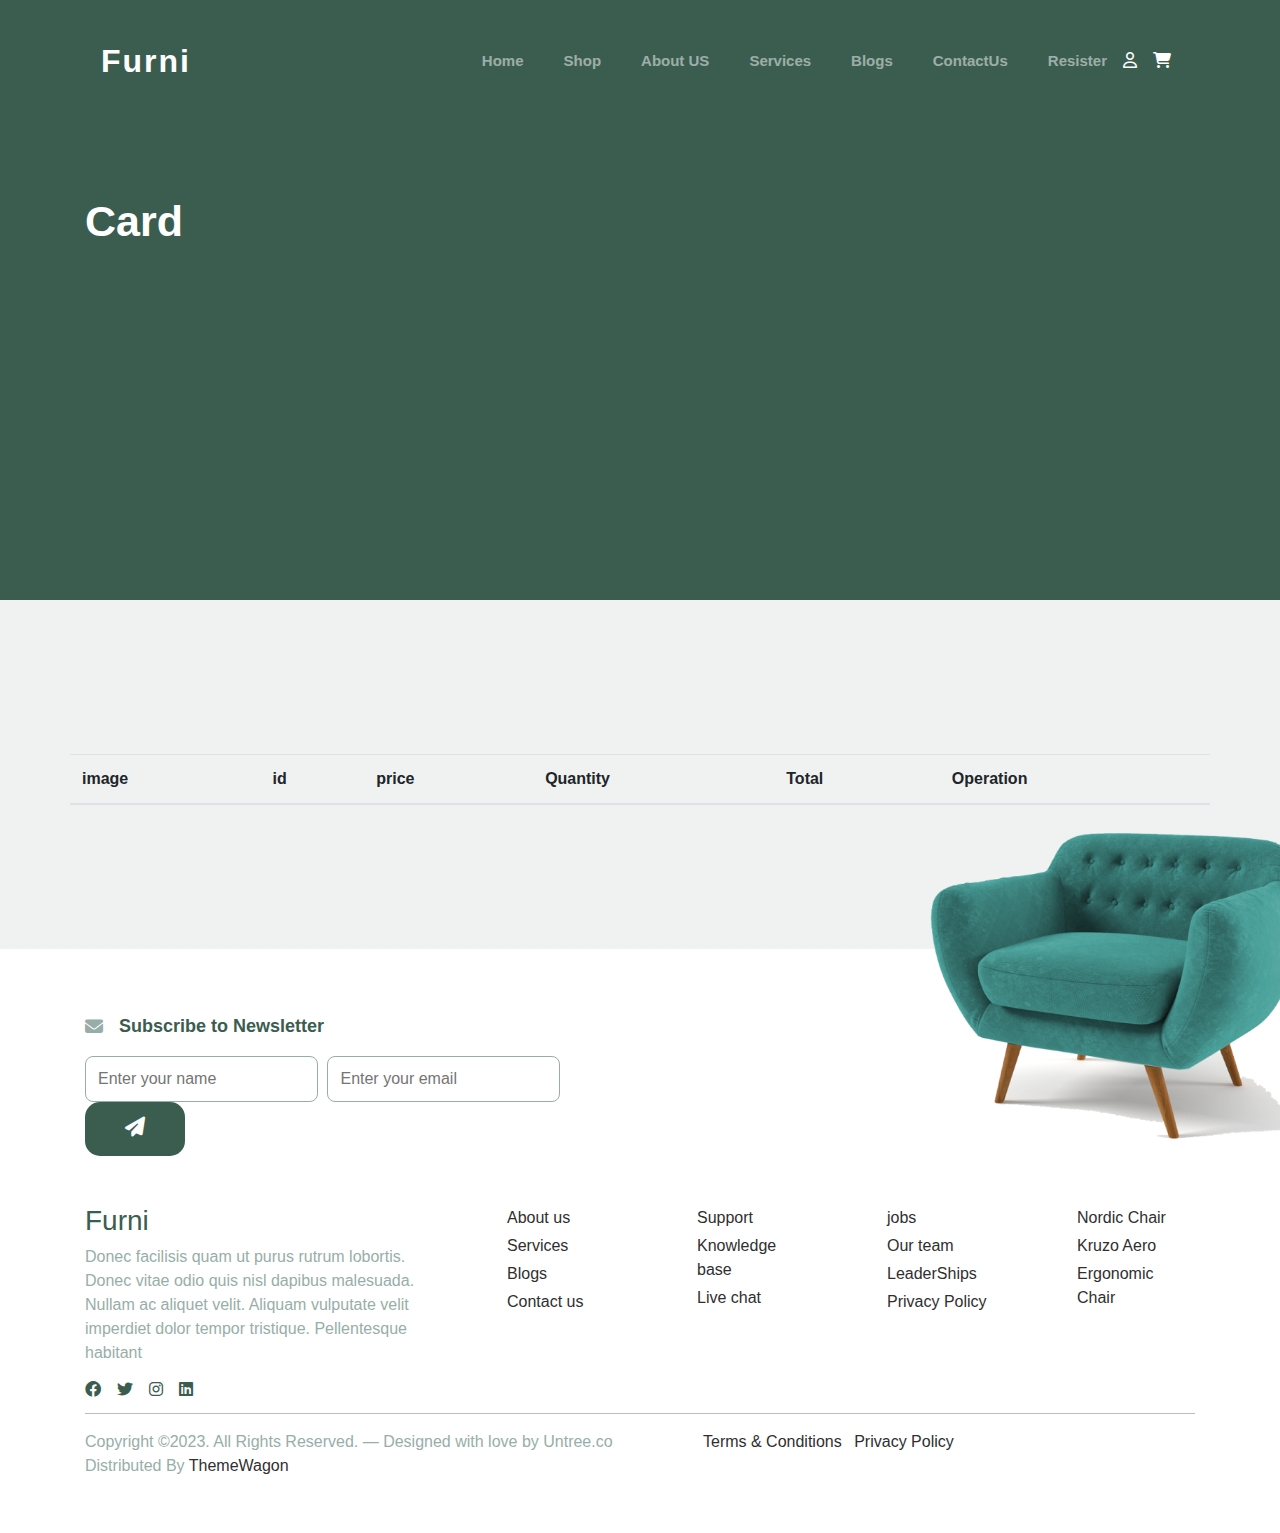
<file: card.html>
<!DOCTYPE html>
<html lang="en">
<head>
    <meta charset="UTF-8">
    <meta name="viewport" content="width=device-width, initial-scale=1.0">
    <title>furni</title>
     <!-- font family -->
    
    <!-- bootstrap -->
    <link rel="stylesheet" href="css/bootstrap.min.css">
    <!-- Or -->
    <link rel="stylesheet" href="https://cdn.jsdelivr.net/npm/bootstrap@4.6.2/dist/css/bootstrap.min.css" integrity="sha384-xOolHFLEh07PJGoPkLv1IbcEPTNtaed2xpHsD9ESMhqIYd0nLMwNLD69Npy4HI+N" crossorigin="anonymous">
    <!-- fontAseam -->
    <link rel="stylesheet" href="css/all.min.css">
    <!-- css file -->
    <link rel="stylesheet" href="css/style.css">
</head>
<body>
    <!-- start header -->
    <div class="header">
        <div class="container">
            <div class="row">
                <!-- navbar -->
                <div class="col-md-12 mt-4">
                    <nav class="navbar navbar-expand-lg navbar-dark">
                        <a class="navbar-brand logo" href="index.html">Furni</a>
                        <button class="navbar-toggler" type="button" data-toggle="collapse" data-target="#navbarSupportedContent" aria-controls="navbarSupportedContent" aria-expanded="false" aria-label="Toggle navigation">
                          <span class="navbar-toggler-icon"></span>
                        </button>
                      
                        <div class="collapse navbar-collapse" id="navbarSupportedContent">
                          <ul class="navbar-nav ml-auto item">
                            <li class="nav-item  mr-4">
                              <a class="nav-link" href="index.html">Home <span class="sr-only">(current)</span></a>
                            </li>
                            <li class="nav-item  mr-4">
                              <a class="nav-link" href="shop.html">Shop</a>
                            </li>
                            <li class="nav-item mr-4">
                                <a class="nav-link" href="aboutUs.html">About US</a>
                            </li>
                            <li class="nav-item mr-4">
                                <a class="nav-link" href="Services.html">Services</a>
                            </li>
                            <li class="nav-item mr-4">
                                <a class="nav-link" href="blog.html">Blogs</a>
                            </li>
                            <li class="nav-item mr-4">
                                <a class="nav-link" href="contact.html">ContactUs</a>
                            </li> 
                            <li class="nav-item">
                              <a class="nav-link" href="register.html">Resister</a>
                            </li>
                          </ul>
                          <ul class="navbar-nav ">
                           
                            <li class="nav-item  active">
                              <a class="nav-link" href="login.html" id="user"><i class="fa-regular fa-user"></i></a>
                            </li>
                            <li class="nav-item active">
                              <a class="nav-link" href="#">
                                <i class="fa-solid fa-cart-shopping shopping">
                                  <sup></sup>
                                </i></a>
                            </li>
                            <div class="box">
                              <div></div>
                                <a href="card.html">
                                  <button>See Products</button>
                                </a>
                            </div>
                          </ul>
                        </div>
                      </nav>
                </div>
                <!-- end navbar -->
                <!-- start header left -->
                <div class="col-md-6 mt-5">
                  <h1 class="mt-5">Card</h1>
                </div>
                <!-- end header left -->
            </div>
        </div>
    </div>
    <!-- end header -->
    <!-- start shops -->
    <div class="shops ">
      <div class="products empty">
        <div class="container">
          <div class="row">
          <table class="table">
          <thead>
            <tr>
              <th scope="col">image</th>
              <th scope="col">id</th>
              <th scope="col">price</th>
              <th scope="col">Quantity</th>
              <th scope="col">Total</th>
              <th scope="col">Operation</th>
            </tr>
          </thead>
          <tbody class="bodycard">

          </tbody>
          </table>
          </div>
        </div>
      </div>
        

    </div>
    <!-- start footer -->
    <div class="footer">
        <div class="container">
          <div class="row">
            <div class="col-md-6">
             <div class="email d-flex ">
              <i class="fa-solid fa-envelope mr-3 mt-1"></i>
              <p>Subscribe to Newsletter</p>
             </div>
             <form action="#">
              <input type="text" placeholder="Enter your name" name="name">
              <input type="email" name="email" id="" placeholder="Enter your email">
              <button type="submit"><i class="fa-solid fa-paper-plane"></i></button>
             </form>
            </div>
            <div class="col-md-6">
              <img src="images/sofa.png" alt="" width="400px">
            </div>
            <div class="col-md-4 mt-5 foot">
              <h3>Furni</h3>
              <p>Donec facilisis quam ut purus rutrum lobortis. Donec vitae odio quis nisl dapibus malesuada. Nullam ac aliquet velit. Aliquam vulputate velit imperdiet dolor tempor tristique. Pellentesque habitant</p>
              <div class="icon d-flex">
                <i class="fa-brands fa-facebook mr-3 "></i>
                <i class="fa-brands fa-twitter mr-3"></i>
                <i class="fa-brands fa-instagram mr-3"></i>
                <i class="fa-brands fa-linkedin mr-3"></i>
              </div>
            </div>
            <div class="col-md-2 mt-5">
              <ul>
                <li><a href="#">About us</a></li>
                <li><a href="#">Services</a></li>
                <li><a href="#">Blogs</a></li>
                <li><a href="#">Contact us</a></li>
              </ul>
            </div>
            <div class="col-md-2 mt-5">
              <ul>
                <li><a href="#">Support</a></li>
                <li><a href="#">Knowledge base</a></li>
                <li><a href="#">Live chat</a></li>
              </ul>
            </div>
            <div class="col-md-2 mt-5">
              <ul>
                <li><a href="#">jobs</a></li>
                <li><a href="#">Our team</a></li>
                <li><a href="#">LeaderShips</a></li>
                <li><a href="#">Privacy Policy</a></li>
              </ul>
            </div>
            <div class="col-md-2 mt-5">
              <ul>
                <li><a href="#">Nordic Chair</a></li>
                <li><a href="#">Kruzo Aero</a></li>
                <li><a href="#">Ergonomic Chair</a></li>
              </ul>
            </div>
            
          </div>
          <hr>
          <div class="row">
            <div class="col-md-6">
              <p>Copyright ©2023. All Rights Reserved. — Designed with love by Untree.co Distributed By <span>ThemeWagon</span></p>
            </div>
            <div class="col-md-6 ">
              <a href="#" class="ml-5">Terms & Conditions</a>
              <a href="#" class="ml-2">Privacy Policy</a>
            </div>
          </div>
        </div>
      </div>
    <!-- end footer -->
      <!-- bootstrap js -->
    <script src="https://cdn.jsdelivr.net/npm/jquery@3.5.1/dist/jquery.slim.min.js" integrity="sha384-DfXdz2htPH0lsSSs5nCTpuj/zy4C+OGpamoFVy38MVBnE+IbbVYUew+OrCXaRkfj" crossorigin="anonymous"></script>
    <script src="https://cdn.jsdelivr.net/npm/popper.js@1.16.1/dist/umd/popper.min.js" integrity="sha384-9/reFTGAW83EW2RDu2S0VKaIzap3H66lZH81PoYlFhbGU+6BZp6G7niu735Sk7lN" crossorigin="anonymous"></script>
    <script src="https://cdn.jsdelivr.net/npm/bootstrap@4.6.2/dist/js/bootstrap.min.js" integrity="sha384-+sLIOodYLS7CIrQpBjl+C7nPvqq+FbNUBDunl/OZv93DB7Ln/533i8e/mZXLi/P+" crossorigin="anonymous"></script>
    <!-- js -->
    <script src="js/products.js"></script>
    <script src="js/card.js"></script>
    
</body>
</html>
</file>
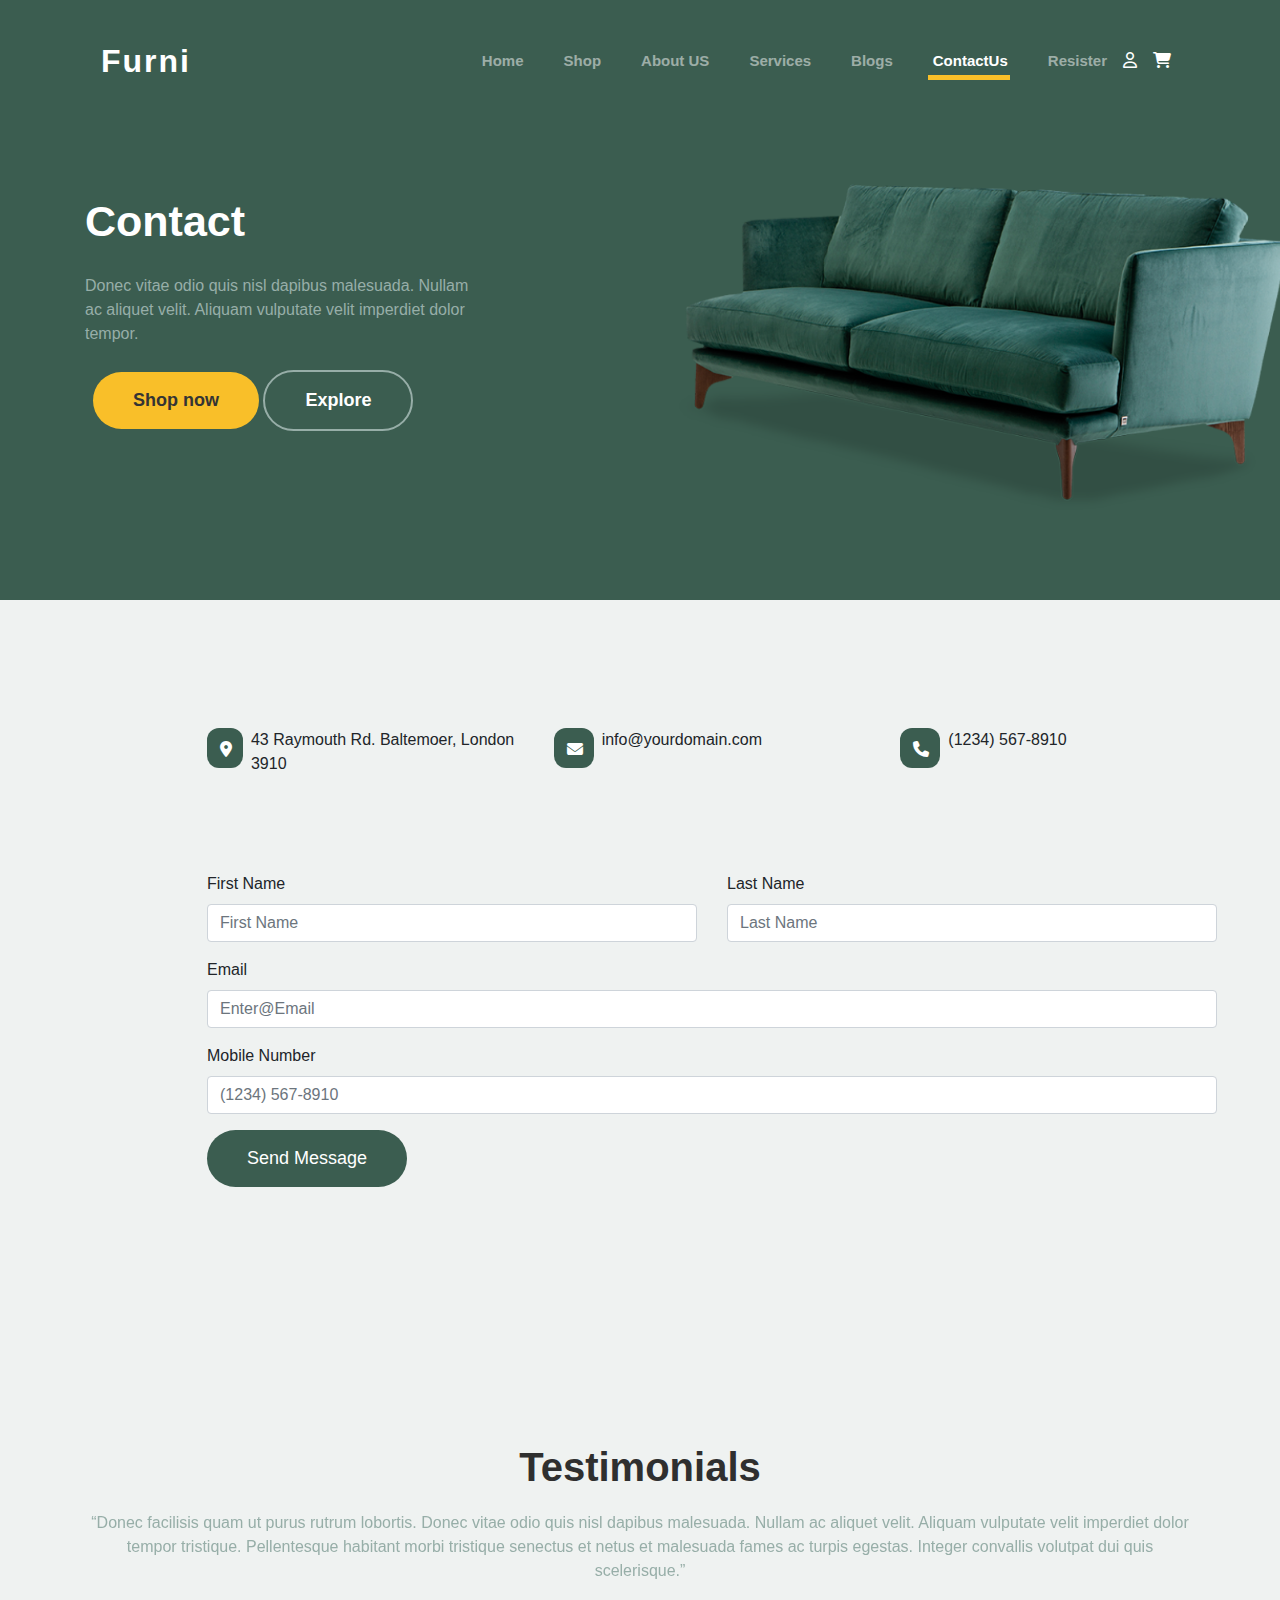
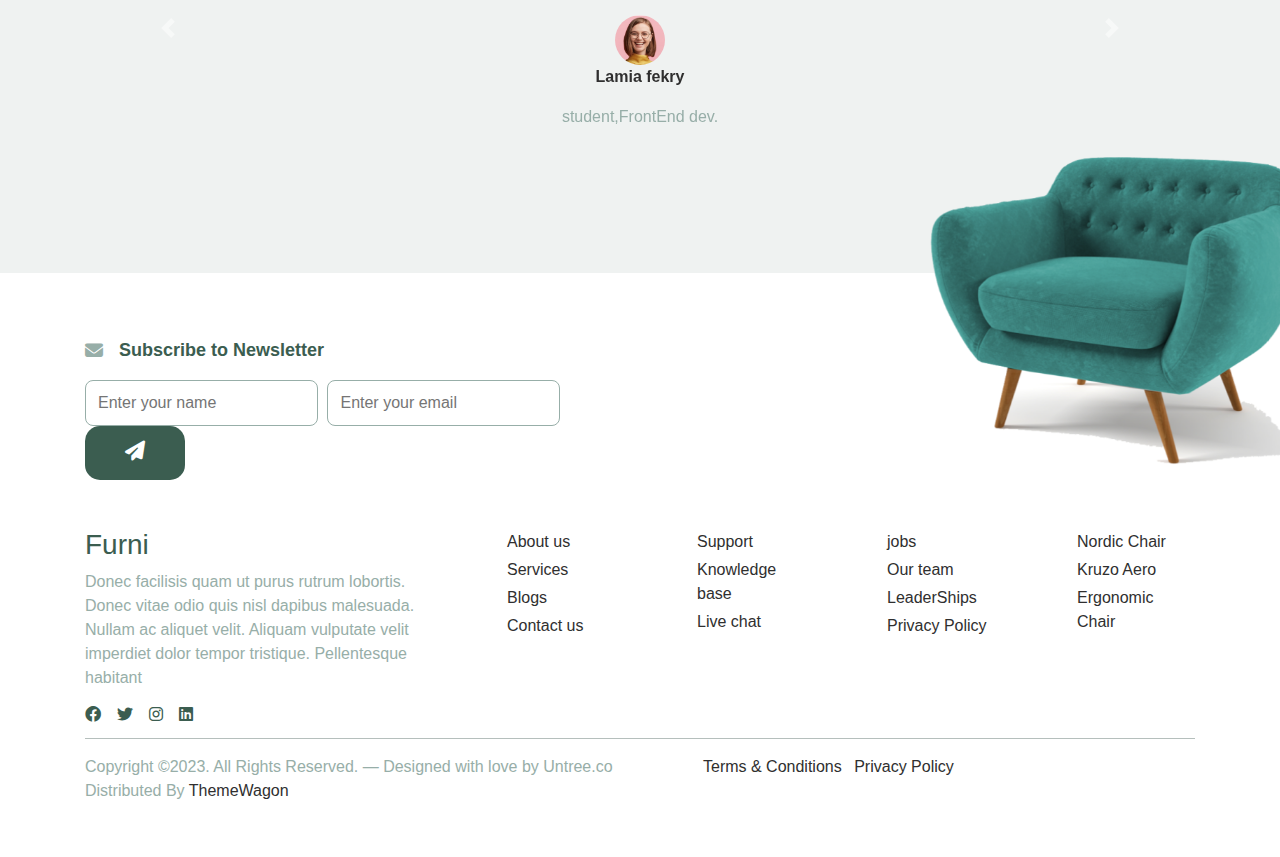
<file: contact.html>
<!DOCTYPE html>
<html lang="en">
<head>
    <meta charset="UTF-8">
    <meta name="viewport" content="width=device-width, initial-scale=1.0">
    <title>furni</title>  
    <!-- bootstrap -->
    <link rel="stylesheet" href="css/bootstrap.min.css">
    <!-- Or -->
    <link rel="stylesheet" href="https://cdn.jsdelivr.net/npm/bootstrap@4.6.2/dist/css/bootstrap.min.css" integrity="sha384-xOolHFLEh07PJGoPkLv1IbcEPTNtaed2xpHsD9ESMhqIYd0nLMwNLD69Npy4HI+N" crossorigin="anonymous">
    <!-- fontAseam -->
    <link rel="stylesheet" href="css/all.min.css">
    <!-- css file -->
    <link rel="stylesheet" href="css/style.css">
</head>
<body>
    <!-- start header -->
    <div class="header">
        <div class="container">
            <div class="row">
                <!-- navbar -->
                <div class="col-md-12 mt-4">
                    <nav class="navbar navbar-expand-lg navbar-dark">
                        <a class="navbar-brand logo" href="index.html">Furni</a>
                        <button class="navbar-toggler" type="button" data-toggle="collapse" data-target="#navbarSupportedContent" aria-controls="navbarSupportedContent" aria-expanded="false" aria-label="Toggle navigation">
                          <span class="navbar-toggler-icon"></span>
                        </button>
                      
                        <div class="collapse navbar-collapse" id="navbarSupportedContent">
                          <ul class="navbar-nav ml-auto item">
                            <li class="nav-item  mr-4">
                              <a class="nav-link" href="index.html">Home</a>
                            </li>
                            <li class="nav-item mr-4">
                              <a class="nav-link" href="shop.html">Shop <span class="sr-only">(current)</span></a>
                            </li>
                            <li class="nav-item mr-4">
                                <a class="nav-link" href="aboutUs.html">About US  <span class="sr-only">(current)</span></a>
                            </li>
                            <li class="nav-item mr-4">
                                <a class="nav-link" href="Services.html">Services <span class="sr-only">(current)</span></a>
                            </li>
                            <li class="nav-item mr-4">
                                <a class="nav-link" href="blog.html">Blogs</a>
                            </li>
                            <li class="nav-item active mr-4">
                                <a class="nav-link" href="contact.html">ContactUs</a>
                            </li>
                            <li class="nav-item ">
                              <a class="nav-link" href="register.html">Resister</a>
                            </li> 
                          </ul>
                          <ul class="navbar-nav">
                            <li class="nav-item  active">
                              <a class="nav-link" href="login.html" id="user"><i class="fa-regular fa-user"></i></a>
                            </li>
                            
                            <li class="nav-item active">
                              <a class="nav-link" href="#">
                                <i class="fa-solid fa-cart-shopping shopping">
                                  <sup></sup>
                                </i>
                              </a>
                            </li>
                            <div class="box">
                              <div></div>
                                <a href="card.html">
                                  <button>See Products</button>
                                </a>
                            </div>
                          </ul>
                        </div>
                      </nav>
                </div>
                <!-- end navbar -->
                <!-- start header left -->
                <div class="col-md-6 mt-5">
                  <h1 class="mt-5">Contact</h1>
                  <p class="mt-4">Donec vitae odio quis nisl dapibus malesuada. Nullam ac aliquet velit. Aliquam vulputate velit imperdiet dolor tempor.</p>
                  <div class="butto mt-4">
                    <button class="shop-now ml-2"><a href="contact.html">Shop now</a></button>
                    <button class="explore"><a href="shop.html">Explore</a></button>
                  </div>
                </div>
                <!-- end header left -->
                <!-- start header right -->
                <div class="col-md-6">
                  <img src="images/couch.png" alt="" width="650px">
                </div>
                <!-- end header right -->
            </div>
        </div>
    </div>
    <!-- end header -->
    <div class="ifno pr-5">
        <div class="container">
            <div class="row">
                <div class="col-md-4 d-flex ">
                   <div class="icon mb-5">
                    <i class="fa-solid fa-location-dot text-center"></i>
                   </div>
                    <p class="ml-2">43 Raymouth Rd. Baltemoer, London 3910</p>
                </div>
                <div class="col-md-4 d-flex ">
                   <div class="icon mb-5">
                    <i class="fa-solid fa-envelope   text-center"></i>
                   </div>
                    <p  class="ml-2">info@yourdomain.com</p>
                </div>
                <div class="col-md-4 d-flex  ">
                   <div class="icon mb-5">
                    <i class="fa-solid fa-phone  text-center"></i>
                   </div>
                    <p  class="ml-2">(1234) 567-8910</p>
                </div>
                <div class="col-md-12 mt-5">
                  <h1 id="error"></h1>
                </div>
                <div class="col-md-6 ">
                    <div class="form-group">
                        <label for="fname">First Name</label>
                        <input type="text" name="fname" id="fname" placeholder="First Name" class="form-control">
                    </div>
                </div>
                <div class="col-md-6">
                    <div class="form-group">
                        <label for="lname">Last Name</label>
                        <input type="text" name="lname" id="lname" placeholder="Last Name" class="form-control">
                    </div>
                </div>
                <div class="col-md-12">
                    <div class="form-group">
                        <label for="email">Email</label>
                        <input type="email" name="email" id="email" placeholder="Enter@Email" class="form-control">
                    </div>
                </div>
                <div class="col-md-12">
                  <div class="form-group">
                    <label for="Number">Mobile Number</label>
                    <input  type="text" name="" id="tel" class="form-control" placeholder="(1234) 567-8910">
                  </div>
                </div>
                <div class="col-md-12">
                  <button type="submit" id="valid">Send Message</button>
                </div>
            </div>
        </div>
    </div>
    <!-- end info -->
    <!-- start persons -->
    <div class="person">
      <div class="container">
        <div class="row">
          <div class="col-md-12">
            <h1>Testimonials</h1>
            <div id="carouselExampleControls" class="carousel slide" data-ride="carousel">
              <div class="carousel-inner">
                <div class="carousel-item active">
                  <p class="cont">“Donec facilisis quam ut purus rutrum lobortis. Donec vitae odio quis nisl dapibus malesuada. Nullam ac aliquet velit. Aliquam vulputate velit imperdiet dolor tempor tristique. Pellentesque habitant morbi tristique senectus et netus et malesuada fames ac turpis egestas. Integer convallis volutpat dui quis scelerisque.”</p>
                  <div class="per text-center">
                    <img src="images/person-1.jpg" class="mt-3" alt="...">
                    <p class="name">Lamia fekry</p>
                    <p class="cv">student,FrontEnd dev.</p>
                  </div>
                </div>
                <div class="carousel-item">
                  <p class="cont">“Donec facilisis quam ut purus rutrum lobortis. Donec vitae odio quis nisl dapibus malesuada. Nullam ac aliquet velit. Aliquam vulputate velit imperdiet dolor tempor tristique. Pellentesque habitant morbi tristique senectus et netus et malesuada fames ac turpis egestas. Integer convallis volutpat dui quis scelerisque.”</p>
                  <div class="per text-center">
                    <img src="images/person-1.jpg" class="mt-3" alt="...">
                    <p class="name">Lamia fekry</p>
                    <p class="cv">student,FrontEnd dev.</p>
                  </div>
                </div>
                <div class="carousel-item">
                  <p class="cont">“Donec facilisis quam ut purus rutrum lobortis. Donec vitae odio quis nisl dapibus malesuada. Nullam ac aliquet velit. Aliquam vulputate velit imperdiet dolor tempor tristique. Pellentesque habitant morbi tristique senectus et netus et malesuada fames ac turpis egestas. Integer convallis volutpat dui quis scelerisque.”</p>
                  <div class="per text-center">
                    <img src="images/person-1.jpg" class="mt-3" alt="...">
                    <p class="name">Lamia fekry</p>
                    <p class="cv">student,FrontEnd dev.</p>
                  </div>
                </div>
              </div>
             <button class="carousel-control-prev" type="button" data-target="#carouselExampleControls" data-slide="prev">
                <span class="carousel-control-prev-icon " aria-hidden="true"></span>
                <span class="sr-only">Previous</span>
              </button>
              <button class="carousel-control-next" type="button" data-target="#carouselExampleControls" data-slide="next">
                <span class="carousel-control-next-icon" aria-hidden="true"></span>
                <span class="sr-only bg-dark">Next</span>
              </button>
            </div>
          </div>
        </div>
      </div>
    </div>
    <!-- end persons -->
    <!-- start footer -->
    <div class="footer">
      <div class="container">
        <div class="row">
          <div class="col-md-6">
           <div class="email d-flex ">
            <i class="fa-solid fa-envelope mr-3 mt-1"></i>
            <p>Subscribe to Newsletter</p>
           </div>
           <form action="#">
            <input type="text" placeholder="Enter your name" name="name">
            <input type="email" name="email" id="" placeholder="Enter your email">
            <button type="submit"><i class="fa-solid fa-paper-plane"></i></button>
           </form>
          </div>
          <div class="col-md-6">
            <img src="images/sofa.png" alt="" width="400px">
          </div>
          <div class="col-md-4 mt-5 foot">
            <h3>Furni</h3>
            <p>Donec facilisis quam ut purus rutrum lobortis. Donec vitae odio quis nisl dapibus malesuada. Nullam ac aliquet velit. Aliquam vulputate velit imperdiet dolor tempor tristique. Pellentesque habitant</p>
            <div class="icon d-flex">
              <i class="fa-brands fa-facebook mr-3 "></i>
              <i class="fa-brands fa-twitter mr-3"></i>
              <i class="fa-brands fa-instagram mr-3"></i>
              <i class="fa-brands fa-linkedin mr-3"></i>
            </div>
          </div>
          <div class="col-md-2 mt-5">
            <ul>
              <li><a href="#">About us</a></li>
              <li><a href="#">Services</a></li>
              <li><a href="#">Blogs</a></li>
              <li><a href="#">Contact us</a></li>
            </ul>
          </div>
          <div class="col-md-2 mt-5">
            <ul>
              <li><a href="#">Support</a></li>
              <li><a href="#">Knowledge base</a></li>
              <li><a href="#">Live chat</a></li>
            </ul>
          </div>
          <div class="col-md-2 mt-5">
            <ul>
              <li><a href="#">jobs</a></li>
              <li><a href="#">Our team</a></li>
              <li><a href="#">LeaderShips</a></li>
              <li><a href="#">Privacy Policy</a></li>
            </ul>
          </div>
          <div class="col-md-2 mt-5">
            <ul>
              <li><a href="#">Nordic Chair</a></li>
              <li><a href="#">Kruzo Aero</a></li>
              <li><a href="#">Ergonomic Chair</a></li>
            </ul>
          </div>
          
        </div>
        <hr>
        <div class="row">
          <div class="col-md-6">
            <p>Copyright ©2023. All Rights Reserved. — Designed with love by Untree.co Distributed By <span>ThemeWagon</span></p>
          </div>
          <div class="col-md-6 ">
            <a href="#" class="ml-5">Terms & Conditions</a>
            <a href="#" class="ml-2">Privacy Policy</a>
          </div>
        </div>
      </div>
    </div>
    <!-- end footer -->
    
     <!-- bootstrap js -->
     <script src="https://cdn.jsdelivr.net/npm/jquery@3.5.1/dist/jquery.slim.min.js" integrity="sha384-DfXdz2htPH0lsSSs5nCTpuj/zy4C+OGpamoFVy38MVBnE+IbbVYUew+OrCXaRkfj" crossorigin="anonymous"></script>
     <script src="https://cdn.jsdelivr.net/npm/popper.js@1.16.1/dist/umd/popper.min.js" integrity="sha384-9/reFTGAW83EW2RDu2S0VKaIzap3H66lZH81PoYlFhbGU+6BZp6G7niu735Sk7lN" crossorigin="anonymous"></script>
     <script src="https://cdn.jsdelivr.net/npm/bootstrap@4.6.2/dist/js/bootstrap.min.js" integrity="sha384-+sLIOodYLS7CIrQpBjl+C7nPvqq+FbNUBDunl/OZv93DB7Ln/533i8e/mZXLi/P+" crossorigin="anonymous"></script>
     <!-- js -->
    
     <script src="js/validate.js"></script>
    
</body>
</html>
</file>
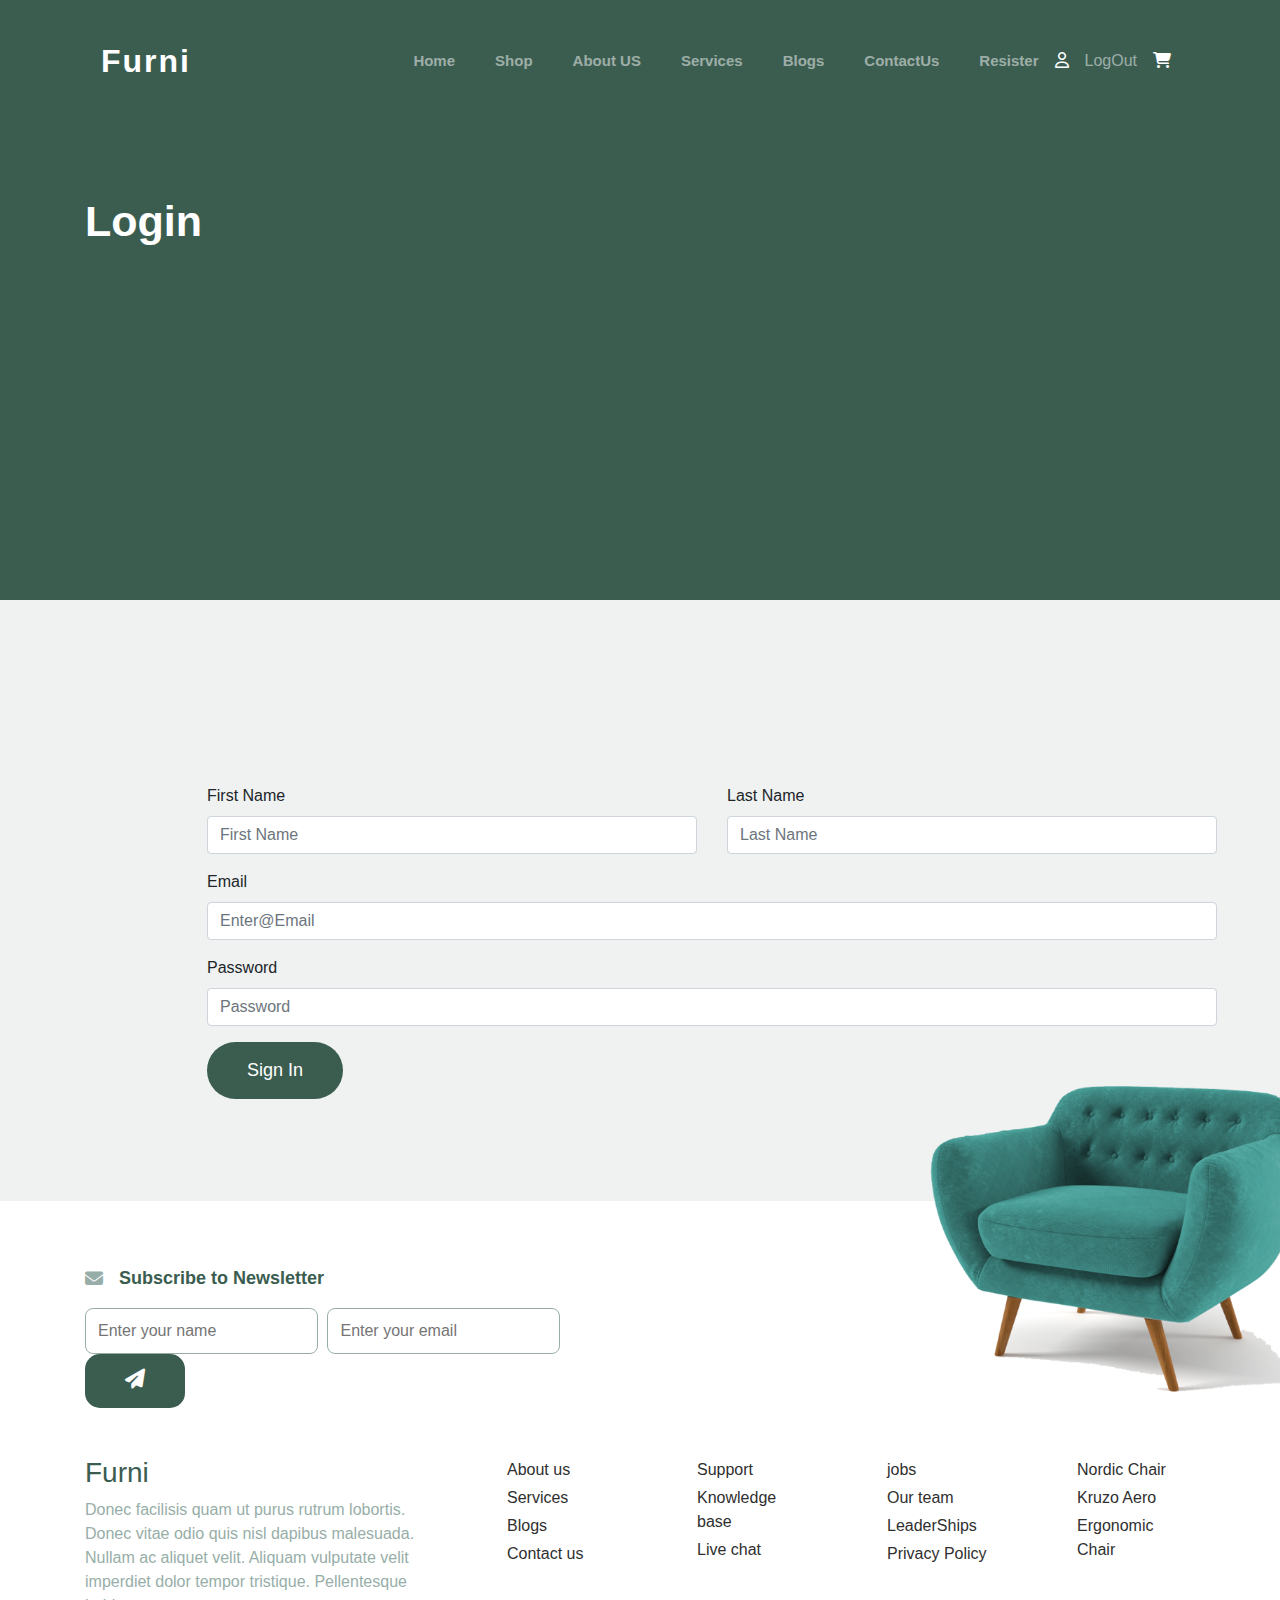
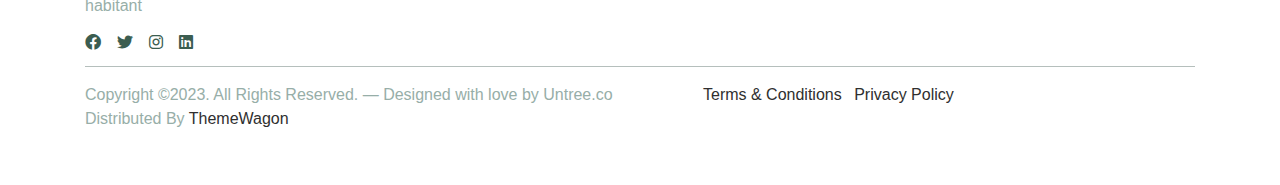
<file: login.html>
<!DOCTYPE html>
<html lang="en">
<head>
    <meta charset="UTF-8">
    <meta name="viewport" content="width=device-width, initial-scale=1.0">
    <title>furni</title>
    
    
    <!-- bootstrap -->
    <link rel="stylesheet" href="css/bootstrap.min.css">
    <!-- Or -->
    <link rel="stylesheet" href="https://cdn.jsdelivr.net/npm/bootstrap@4.6.2/dist/css/bootstrap.min.css" integrity="sha384-xOolHFLEh07PJGoPkLv1IbcEPTNtaed2xpHsD9ESMhqIYd0nLMwNLD69Npy4HI+N" crossorigin="anonymous">
    <!-- fontAseam -->
    <link rel="stylesheet" href="css/all.min.css">
    <!-- css file -->
    <link rel="stylesheet" href="css/style.css">
</head>
<body>
    <!-- start header -->
   <div class="header">
    <div class="container">
        <div class="row">
            <!-- navbar -->
            <div class="col-md-12 mt-4">
                <nav class="navbar navbar-expand-lg navbar-dark">
                    <a class="navbar-brand logo" href="index.html">Furni</a>
                    <button class="navbar-toggler" type="button" data-toggle="collapse" data-target="#navbarSupportedContent" aria-controls="navbarSupportedContent" aria-expanded="false" aria-label="Toggle navigation">
                      <span class="navbar-toggler-icon"></span>
                    </button>
                  
                    <div class="collapse navbar-collapse" id="navbarSupportedContent">
                      <ul class="navbar-nav ml-auto item">
                        <li class="nav-item  mr-4">
                          <a class="nav-link" href="index.html">Home</a>
                        </li>
                        <li class="nav-item mr-4">
                          <a class="nav-link" href="shop.html">Shop</a>
                        </li>
                        <li class="nav-item  mr-4">
                            <a class="nav-link" href="aboutUs.html">About US  <span class="sr-only">(current)</span></a>
                        </li>
                        <li class="nav-item mr-4">
                            <a class="nav-link" href="Services.html">Services</a>
                        </li>
                        <li class="nav-item mr-4">
                            <a class="nav-link" href="#">Blogs</a>
                        </li>
                        <li class="nav-item mr-4">
                            <a class="nav-link" href="contact.html">ContactUs</a>
                        </li> 
                        <li class="nav-item">
                            <a class="nav-link" href="register.html">Resister</a>
                        </li>
                      </ul>
                      <ul class="navbar-nav ">
                        
                        <li class="nav-item  active">
                          <a class="nav-link" href="login.html" id="user"><i class="fa-regular fa-user"></i></a>
                        </li>
                        <li class="nav-item">
                          <a class="nav-link" href="#" id="logout">LogOut</a>
                        </li>
                        <li class="nav-item active">
                          <a class="nav-link" href="#">
                            <i class="fa-solid fa-cart-shopping shopping">
                              <sup></sup>
                            </i>
                          </a>
                        </li>
                        <div class="box">
                            <div></div>
                            <a href="card.html">
                              <button>See Products</button>
                            </a>
                        </div>
                      </ul>
                    </div>
                  </nav>
            </div>
            <!-- end navbar -->
            <!-- start header left -->
            <div class="col-md-6 mt-5">
              <h1 class="mt-5">Login</h1>
            </div>
            <!-- end header left -->
        </div>
    </div>
</div>
<!-- end header -->

 <!-- end header -->
 <div class="ifno pr-5 ">
  <div class="container">
      <div class="row">
          <div class="col-md-12 mt-5">
            <h1 id="error"></h1>
          </div>
          <div class="col-md-6 ">
              <div class="form-group">
                  <label for="fname">First Name</label>
                  <input type="text" name="fname" id="frname" placeholder="First Name" class="form-control">
              </div>
          </div>
          <div class="col-md-6">
              <div class="form-group">
                  <label for="lname">Last Name</label>
                  <input type="text" name="lname" id="laname" placeholder="Last Name" class="form-control">
              </div>
          </div>
          <div class="col-md-12">
              <div class="form-group">
                  <label for="email">Email</label>
                  <input type="email" name="email" id="emil" placeholder="Enter@Email" class="form-control">
              </div>
          </div>
          <div class="col-md-12">
              <div class="form-group">
                  <label for="Password">Password</label>
                  <input type="password" name="pasw" id="password" placeholder="Password" class="form-control">
              </div>
          </div>
          <div class="col-md-12">
            <button type="submit" id="valid">Sign In</button>
          </div>
      </div>
  </div>
</div>
<!-- end info -->

 <!-- start footer -->
 <div class="footer">
    <div class="container">
      <div class="row">
        <div class="col-md-6">
         <div class="email d-flex ">
          <i class="fa-solid fa-envelope mr-3 mt-1"></i>
          <p>Subscribe to Newsletter</p>
         </div>
         <form action="#">
          <input type="text" placeholder="Enter your name" name="name">
          <input type="email" name="email" id="" placeholder="Enter your email">
          <button type="submit"><i class="fa-solid fa-paper-plane"></i></button>
         </form>
        </div>
        <div class="col-md-6">
          <img src="images/sofa.png" alt="" width="400px">
        </div>
        <div class="col-md-4 mt-5 foot">
          <h3>Furni</h3>
          <p>Donec facilisis quam ut purus rutrum lobortis. Donec vitae odio quis nisl dapibus malesuada. Nullam ac aliquet velit. Aliquam vulputate velit imperdiet dolor tempor tristique. Pellentesque habitant</p>
          <div class="icon d-flex">
            <i class="fa-brands fa-facebook mr-3 "></i>
            <i class="fa-brands fa-twitter mr-3"></i>
            <i class="fa-brands fa-instagram mr-3"></i>
            <i class="fa-brands fa-linkedin mr-3"></i>
          </div>
        </div>
        <div class="col-md-2 mt-5">
          <ul>
            <li><a href="#">About us</a></li>
            <li><a href="#">Services</a></li>
            <li><a href="#">Blogs</a></li>
            <li><a href="#">Contact us</a></li>
          </ul>
        </div>
        <div class="col-md-2 mt-5">
          <ul>
            <li><a href="#">Support</a></li>
            <li><a href="#">Knowledge base</a></li>
            <li><a href="#">Live chat</a></li>
          </ul>
        </div>
        <div class="col-md-2 mt-5">
          <ul>
            <li><a href="#">jobs</a></li>
            <li><a href="#">Our team</a></li>
            <li><a href="#">LeaderShips</a></li>
            <li><a href="#">Privacy Policy</a></li>
          </ul>
        </div>
        <div class="col-md-2 mt-5">
          <ul>
            <li><a href="#">Nordic Chair</a></li>
            <li><a href="#">Kruzo Aero</a></li>
            <li><a href="#">Ergonomic Chair</a></li>
          </ul>
        </div>
        
      </div>
      <hr>
      <div class="row">
        <div class="col-md-6">
          <p>Copyright ©2023. All Rights Reserved. — Designed with love by Untree.co Distributed By <span>ThemeWagon</span></p>
        </div>
        <div class="col-md-6 ">
          <a href="#" class="ml-5">Terms & Conditions</a>
          <a href="#" class="ml-2">Privacy Policy</a>
        </div>
      </div>
    </div>
  </div>
  <!-- end footer -->
    <script src="https://cdn.jsdelivr.net/npm/jquery@3.5.1/dist/jquery.slim.min.js" integrity="sha384-DfXdz2htPH0lsSSs5nCTpuj/zy4C+OGpamoFVy38MVBnE+IbbVYUew+OrCXaRkfj" crossorigin="anonymous"></script>
    <script src="https://cdn.jsdelivr.net/npm/popper.js@1.16.1/dist/umd/popper.min.js" integrity="sha384-9/reFTGAW83EW2RDu2S0VKaIzap3H66lZH81PoYlFhbGU+6BZp6G7niu735Sk7lN" crossorigin="anonymous"></script>
    <script src="https://cdn.jsdelivr.net/npm/bootstrap@4.6.2/dist/js/bootstrap.min.js" integrity="sha384-+sLIOodYLS7CIrQpBjl+C7nPvqq+FbNUBDunl/OZv93DB7Ln/533i8e/mZXLi/P+" crossorigin="anonymous"></script>
    <!-- js -->
    <script src="js/login.js"></script> 
    <!-- <script src="js/main.js"></script> -->
</body>
</html>
</file>
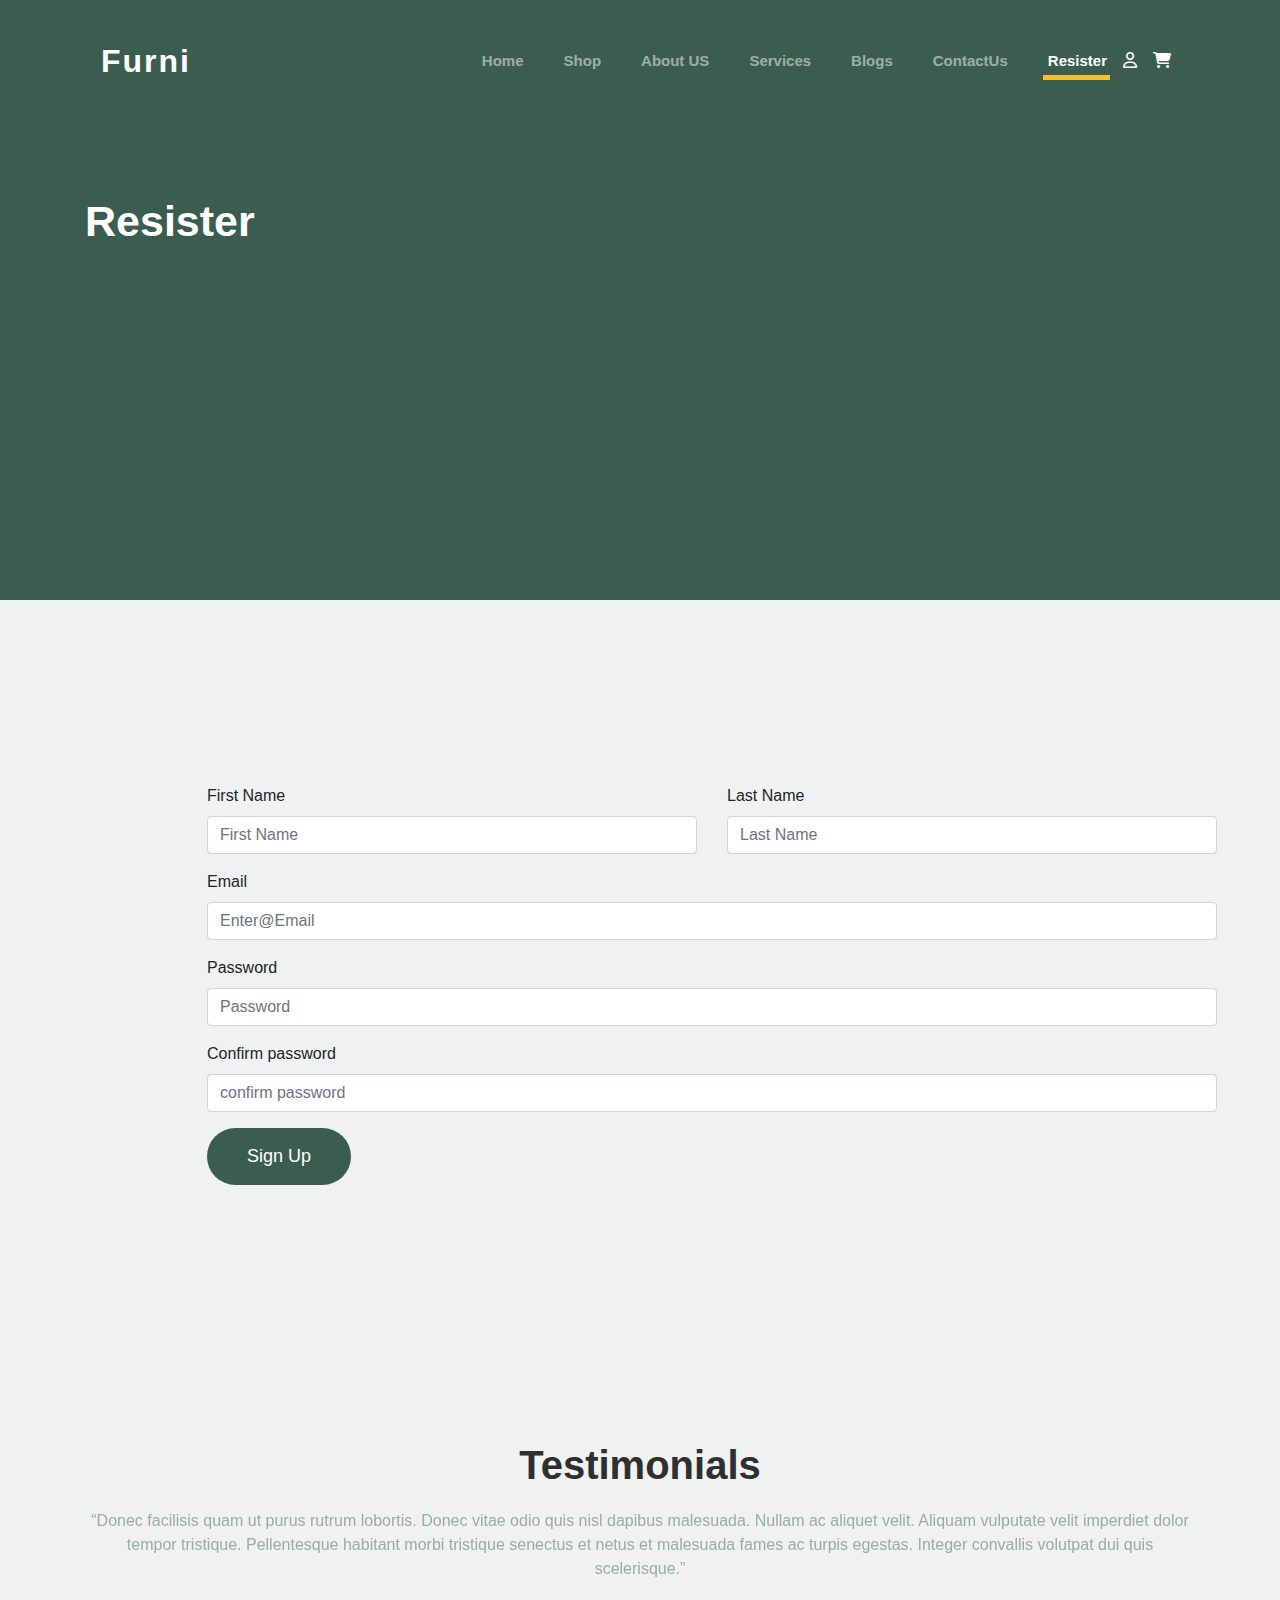
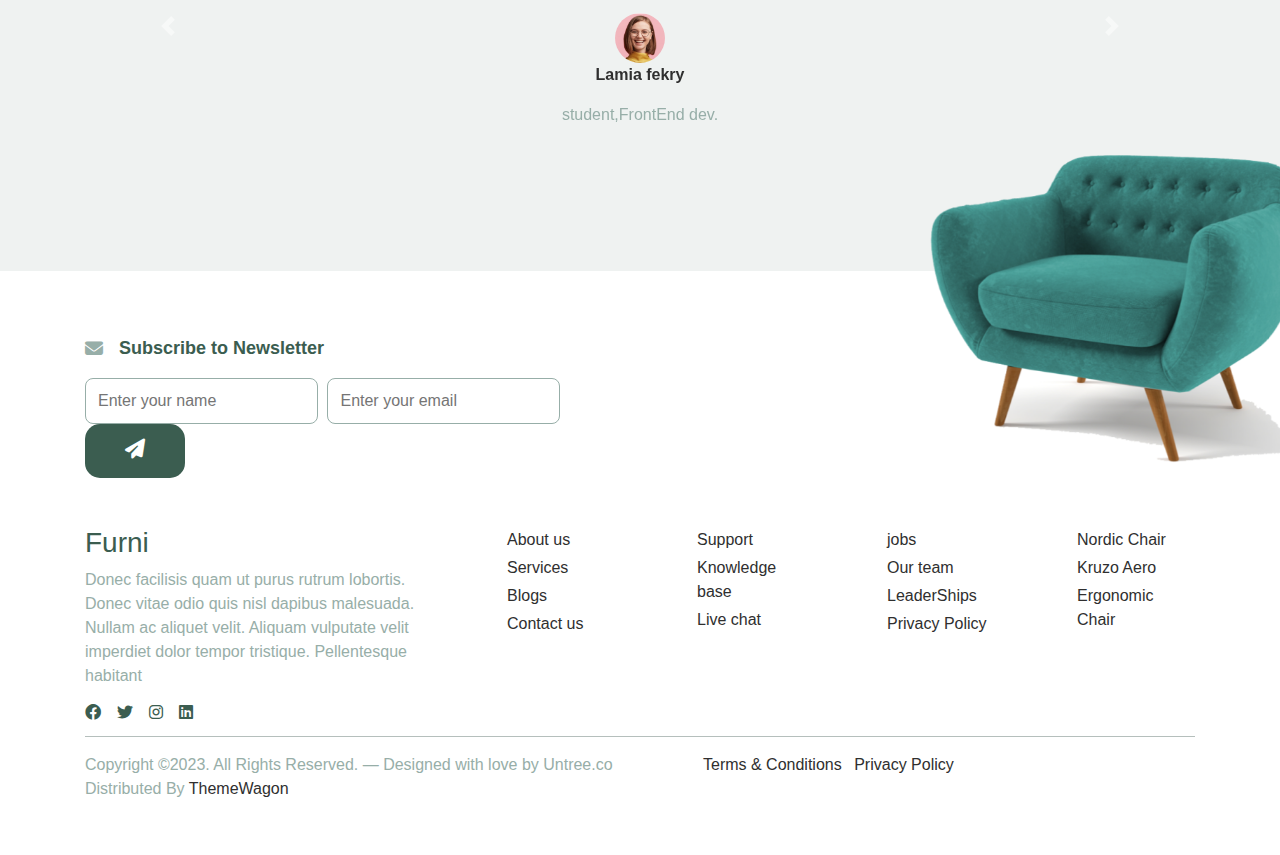
<file: register.html>
<!DOCTYPE html>
<html lang="en">
<head>
    <meta charset="UTF-8">
    <meta name="viewport" content="width=device-width, initial-scale=1.0">
    <title>furni</title>  
    <!-- bootstrap -->
    <link rel="stylesheet" href="css/bootstrap.min.css">
    <!-- Or -->
    <link rel="stylesheet" href="https://cdn.jsdelivr.net/npm/bootstrap@4.6.2/dist/css/bootstrap.min.css" integrity="sha384-xOolHFLEh07PJGoPkLv1IbcEPTNtaed2xpHsD9ESMhqIYd0nLMwNLD69Npy4HI+N" crossorigin="anonymous">
    <!-- fontAseam -->
    <link rel="stylesheet" href="css/all.min.css">
    <!-- css file -->
    <link rel="stylesheet" href="css/style.css">
</head>
<body>
    <!-- start header -->
    <div class="header">
        <div class="container">
            <div class="row">
                <!-- navbar -->
                <div class="col-md-12 mt-4">
                    <nav class="navbar navbar-expand-lg navbar-dark">
                        <a class="navbar-brand logo" href="index.html">Furni</a>
                        <button class="navbar-toggler" type="button" data-toggle="collapse" data-target="#navbarSupportedContent" aria-controls="navbarSupportedContent" aria-expanded="false" aria-label="Toggle navigation">
                          <span class="navbar-toggler-icon"></span>
                        </button>
                      
                        <div class="collapse navbar-collapse" id="navbarSupportedContent">
                          <ul class="navbar-nav ml-auto item">
                            <li class="nav-item  mr-4">
                              <a class="nav-link" href="index.html">Home</a>
                            </li>
                            <li class="nav-item mr-4">
                              <a class="nav-link" href="shop.html">Shop <span class="sr-only">(current)</span></a>
                            </li>
                            <li class="nav-item mr-4">
                                <a class="nav-link" href="aboutUs.html">About US  <span class="sr-only">(current)</span></a>
                            </li>
                            <li class="nav-item mr-4">
                                <a class="nav-link" href="Services.html">Services <span class="sr-only">(current)</span></a>
                            </li>
                            <li class="nav-item mr-4">
                                <a class="nav-link" href="blog.html">Blogs</a>
                            </li>
                            <li class="nav-item  mr-4">
                                <a class="nav-link" href="contact.html">ContactUs</a>
                            </li> 
                            <li class="nav-item  active">
                                <a class="nav-link" href="register.html">Resister</a>
                            </li>
                          </ul>
                          <ul class="navbar-nav">
                            
                            <li class="nav-item  active">
                              <a class="nav-link" href="login.html" id="user"><i class="fa-regular fa-user"></i></a>
                            </li>
                            
                            <li class="nav-item active">
                              <a class="nav-link" href="#">
                                <i class="fa-solid fa-cart-shopping shopping">
                                  <sup></sup>
                                </i>
                              </a>
                            </li>
                            <div class="box">
                              <div></div>
                                <a href="card.html">
                                  <button>See Products</button>
                                </a>
                            </div>
                          </ul>
                        </div>
                      </nav>
                </div>
                <!-- end navbar -->
                <!-- start header left -->
                <div class="col-md-6 mt-5">
                  <h1 class="mt-5">Resister</h1>
                </div>
                <!-- end header left -->
            </div>
        </div>
    </div>
    <!-- end header -->
    <div class="ifno pr-5">
        <div class="container">
            <div class="row">
                <div class="col-md-12 mt-5">
                  <h1 id="error"></h1>
                </div>
                <div class="col-md-6 ">
                    <div class="form-group">
                        <label for="fname">First Name</label>
                        <input type="text" name="fname" id="frname" placeholder="First Name" class="form-control">
                    </div>
                </div>
                <div class="col-md-6">
                    <div class="form-group">
                        <label for="lname">Last Name</label>
                        <input type="text" name="lname" id="laname" placeholder="Last Name" class="form-control">
                    </div>
                </div>
                <div class="col-md-12">
                    <div class="form-group">
                        <label for="email">Email</label>
                        <input type="email" name="email" id="emil" placeholder="Enter@Email" class="form-control">
                    </div>
                </div>
                <div class="col-md-12">
                    <div class="form-group">
                        <label for="Password">Password</label>
                        <input type="password" name="pasw" id="password" placeholder="Password" class="form-control">
                    </div>
                </div>
                <div class="col-md-12">
                    <div class="form-group">
                        <label for="confirm">Confirm password</label>
                        <input type="password" name="pasw" id="confirm" placeholder="confirm password" class="form-control">
                    </div>
                </div>
                <div class="col-md-12">
                  <button type="submit" id="valid">Sign Up</button>
                </div>
            </div>
        </div>
    </div>
    <!-- end info -->
    <!-- start persons -->
    <div class="person">
      <div class="container">
        <div class="row">
          <div class="col-md-12">
            <h1>Testimonials</h1>
            <div id="carouselExampleControls" class="carousel slide" data-ride="carousel">
              <div class="carousel-inner">
                <div class="carousel-item active">
                  <p class="cont">“Donec facilisis quam ut purus rutrum lobortis. Donec vitae odio quis nisl dapibus malesuada. Nullam ac aliquet velit. Aliquam vulputate velit imperdiet dolor tempor tristique. Pellentesque habitant morbi tristique senectus et netus et malesuada fames ac turpis egestas. Integer convallis volutpat dui quis scelerisque.”</p>
                  <div class="per text-center">
                    <img src="images/person-1.jpg" class="mt-3" alt="...">
                    <p class="name">Lamia fekry</p>
                    <p class="cv">student,FrontEnd dev.</p>
                  </div>
                </div>
                <div class="carousel-item">
                  <p class="cont">“Donec facilisis quam ut purus rutrum lobortis. Donec vitae odio quis nisl dapibus malesuada. Nullam ac aliquet velit. Aliquam vulputate velit imperdiet dolor tempor tristique. Pellentesque habitant morbi tristique senectus et netus et malesuada fames ac turpis egestas. Integer convallis volutpat dui quis scelerisque.”</p>
                  <div class="per text-center">
                    <img src="images/person-1.jpg" class="mt-3" alt="...">
                    <p class="name">Lamia fekry</p>
                    <p class="cv">student,FrontEnd dev.</p>
                  </div>
                </div>
                <div class="carousel-item">
                  <p class="cont">“Donec facilisis quam ut purus rutrum lobortis. Donec vitae odio quis nisl dapibus malesuada. Nullam ac aliquet velit. Aliquam vulputate velit imperdiet dolor tempor tristique. Pellentesque habitant morbi tristique senectus et netus et malesuada fames ac turpis egestas. Integer convallis volutpat dui quis scelerisque.”</p>
                  <div class="per text-center">
                    <img src="images/person-1.jpg" class="mt-3" alt="...">
                    <p class="name">Lamia fekry</p>
                    <p class="cv">student,FrontEnd dev.</p>
                  </div>
                </div>
              </div>
             <button class="carousel-control-prev" type="button" data-target="#carouselExampleControls" data-slide="prev">
                <span class="carousel-control-prev-icon " aria-hidden="true"></span>
                <span class="sr-only">Previous</span>
              </button>
              <button class="carousel-control-next" type="button" data-target="#carouselExampleControls" data-slide="next">
                <span class="carousel-control-next-icon" aria-hidden="true"></span>
                <span class="sr-only bg-dark">Next</span>
              </button>
            </div>
          </div>
        </div>
      </div>
    </div>
    <!-- end persons -->
    <!-- start footer -->
    <div class="footer">
      <div class="container">
        <div class="row">
          <div class="col-md-6">
           <div class="email d-flex ">
            <i class="fa-solid fa-envelope mr-3 mt-1"></i>
            <p>Subscribe to Newsletter</p>
           </div>
           <form action="#">
            <input type="text" placeholder="Enter your name" name="name">
            <input type="email" name="email" id="" placeholder="Enter your email">
            <button type="submit"><i class="fa-solid fa-paper-plane"></i></button>
           </form>
          </div>
          <div class="col-md-6">
            <img src="images/sofa.png" alt="" width="400px">
          </div>
          <div class="col-md-4 mt-5 foot">
            <h3>Furni</h3>
            <p>Donec facilisis quam ut purus rutrum lobortis. Donec vitae odio quis nisl dapibus malesuada. Nullam ac aliquet velit. Aliquam vulputate velit imperdiet dolor tempor tristique. Pellentesque habitant</p>
            <div class="icon d-flex">
              <i class="fa-brands fa-facebook mr-3 "></i>
              <i class="fa-brands fa-twitter mr-3"></i>
              <i class="fa-brands fa-instagram mr-3"></i>
              <i class="fa-brands fa-linkedin mr-3"></i>
            </div>
          </div>
          <div class="col-md-2 mt-5">
            <ul>
              <li><a href="#">About us</a></li>
              <li><a href="#">Services</a></li>
              <li><a href="#">Blogs</a></li>
              <li><a href="#">Contact us</a></li>
            </ul>
          </div>
          <div class="col-md-2 mt-5">
            <ul>
              <li><a href="#">Support</a></li>
              <li><a href="#">Knowledge base</a></li>
              <li><a href="#">Live chat</a></li>
            </ul>
          </div>
          <div class="col-md-2 mt-5">
            <ul>
              <li><a href="#">jobs</a></li>
              <li><a href="#">Our team</a></li>
              <li><a href="#">LeaderShips</a></li>
              <li><a href="#">Privacy Policy</a></li>
            </ul>
          </div>
          <div class="col-md-2 mt-5">
            <ul>
              <li><a href="#">Nordic Chair</a></li>
              <li><a href="#">Kruzo Aero</a></li>
              <li><a href="#">Ergonomic Chair</a></li>
            </ul>
          </div>
          
        </div>
        <hr>
        <div class="row">
          <div class="col-md-6">
            <p>Copyright ©2023. All Rights Reserved. — Designed with love by Untree.co Distributed By <span>ThemeWagon</span></p>
          </div>
          <div class="col-md-6 ">
            <a href="#" class="ml-5">Terms & Conditions</a>
            <a href="#" class="ml-2">Privacy Policy</a>
          </div>
        </div>
      </div>
    </div>
    <!-- end footer -->
    
     <!-- bootstrap js -->
     <script src="https://cdn.jsdelivr.net/npm/jquery@3.5.1/dist/jquery.slim.min.js" integrity="sha384-DfXdz2htPH0lsSSs5nCTpuj/zy4C+OGpamoFVy38MVBnE+IbbVYUew+OrCXaRkfj" crossorigin="anonymous"></script>
     <script src="https://cdn.jsdelivr.net/npm/popper.js@1.16.1/dist/umd/popper.min.js" integrity="sha384-9/reFTGAW83EW2RDu2S0VKaIzap3H66lZH81PoYlFhbGU+6BZp6G7niu735Sk7lN" crossorigin="anonymous"></script>
     <script src="https://cdn.jsdelivr.net/npm/bootstrap@4.6.2/dist/js/bootstrap.min.js" integrity="sha384-+sLIOodYLS7CIrQpBjl+C7nPvqq+FbNUBDunl/OZv93DB7Ln/533i8e/mZXLi/P+" crossorigin="anonymous"></script>
     <!-- js -->
     <script src="js/register.js"></script>
     <!-- <script src="js/main.js"></script> -->
</body>
</html>
</file>
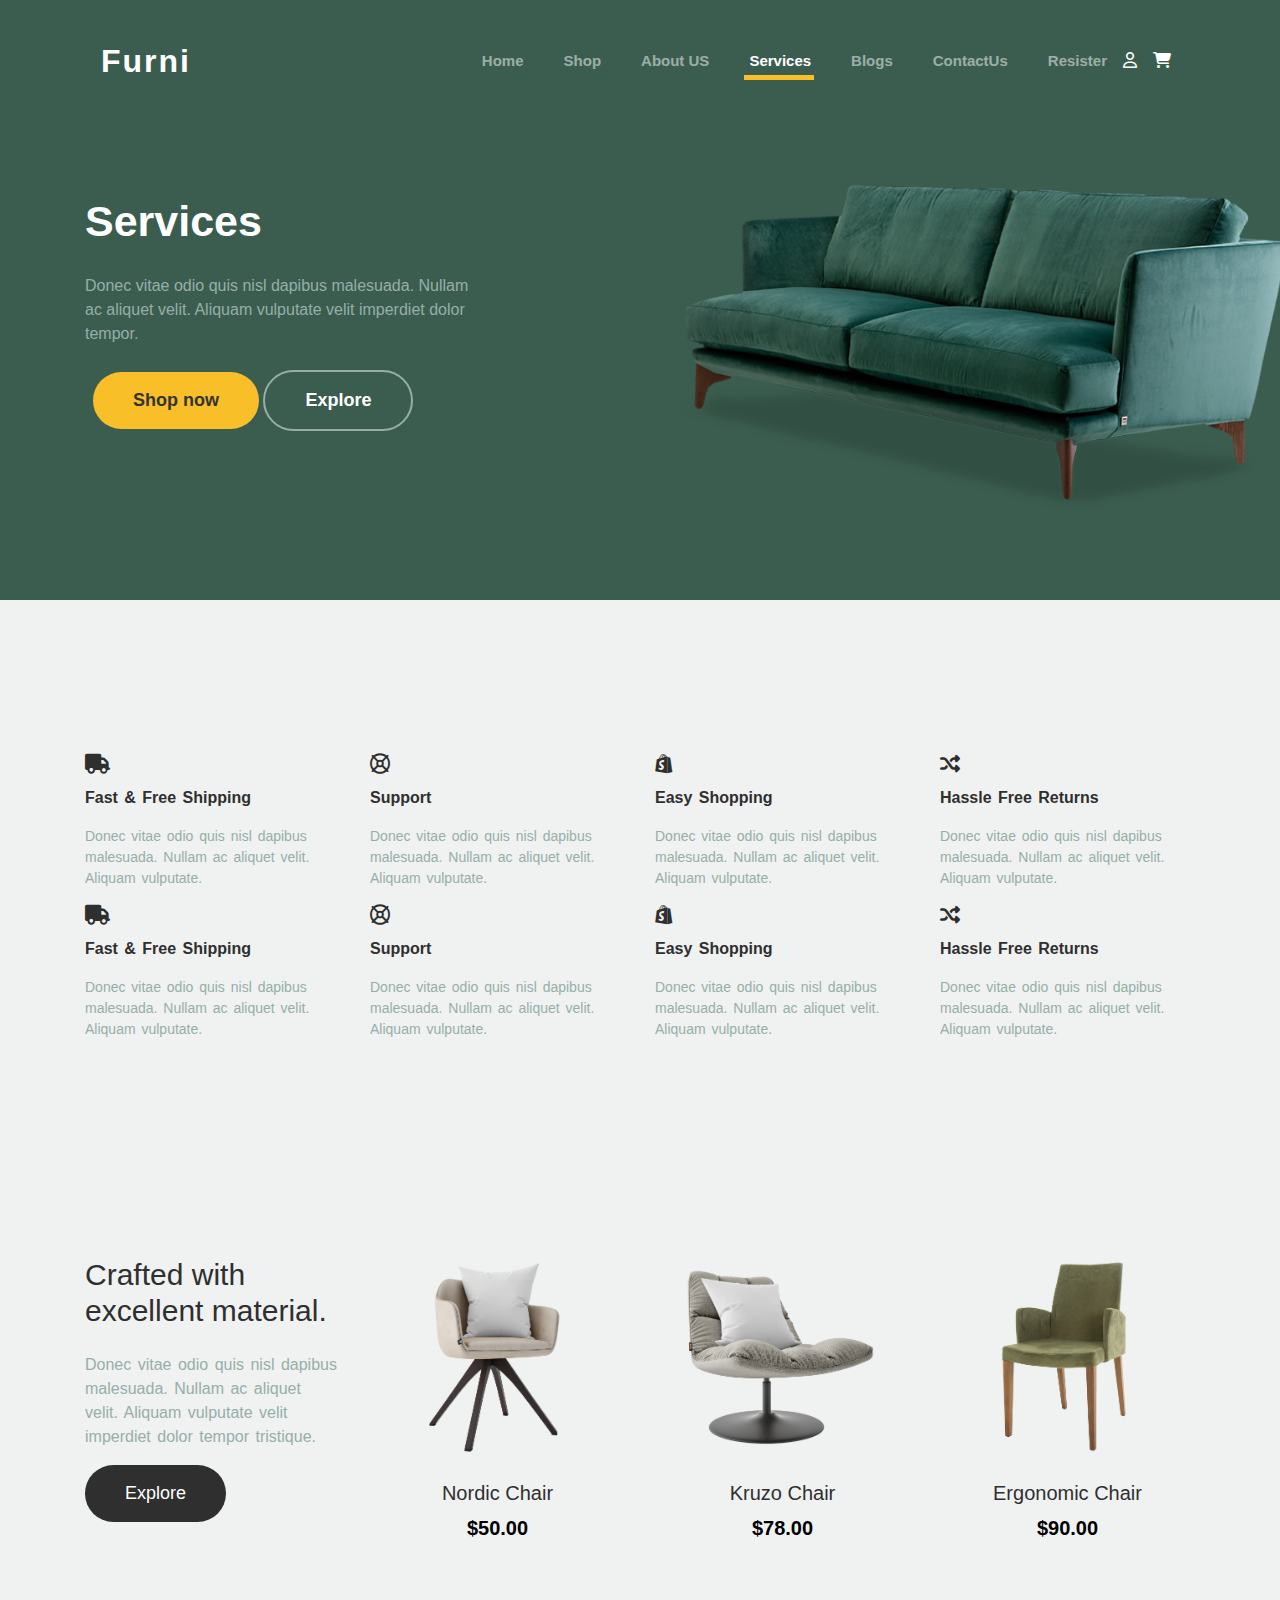
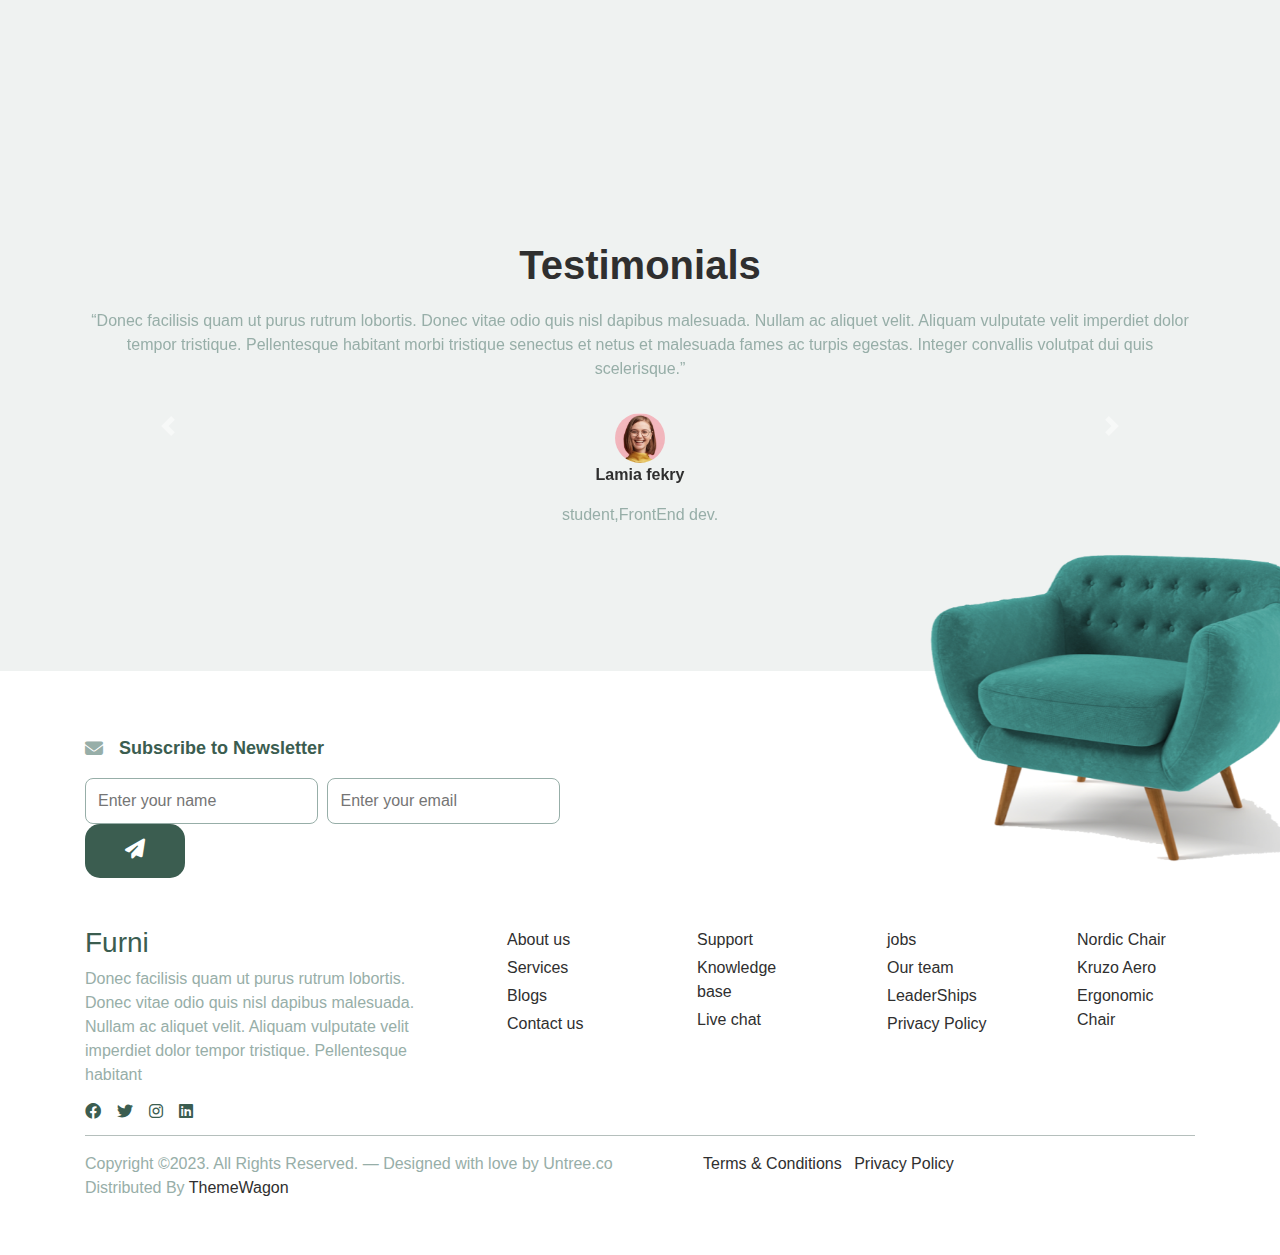
<file: Services.html>
<!DOCTYPE html>
<html lang="en">
<head>
    <meta charset="UTF-8">
    <meta name="viewport" content="width=device-width, initial-scale=1.0">
    <title>furni</title>
    <!-- font family -->
   
   <!-- bootstrap -->
   <link rel="stylesheet" href="css/bootstrap.min.css">
   <!-- Or -->
   <link rel="stylesheet" href="https://cdn.jsdelivr.net/npm/bootstrap@4.6.2/dist/css/bootstrap.min.css" integrity="sha384-xOolHFLEh07PJGoPkLv1IbcEPTNtaed2xpHsD9ESMhqIYd0nLMwNLD69Npy4HI+N" crossorigin="anonymous">
   <!-- fontAseam -->
   <link rel="stylesheet" href="css/all.min.css">
   <!-- css file -->
   <link rel="stylesheet" href="css/style.css">
</head>
<body>
    <!-- start header -->
    <div class="header">
        <div class="container">
            <div class="row">
                <!-- navbar -->
                <div class="col-md-12 mt-4">
                    <nav class="navbar navbar-expand-lg navbar-dark">
                        <a class="navbar-brand logo" href="index.html">Furni</a>
                        <button class="navbar-toggler" type="button" data-toggle="collapse" data-target="#navbarSupportedContent" aria-controls="navbarSupportedContent" aria-expanded="false" aria-label="Toggle navigation">
                          <span class="navbar-toggler-icon"></span>
                        </button>
                      
                        <div class="collapse navbar-collapse" id="navbarSupportedContent">
                          <ul class="navbar-nav ml-auto item">
                            <li class="nav-item  mr-4">
                              <a class="nav-link" href="index.html">Home</a>
                            </li>
                            <li class="nav-item mr-4">
                              <a class="nav-link" href="shop.html">Shop <span class="sr-only">(current)</span></a>
                            </li>
                            <li class="nav-item mr-4">
                                <a class="nav-link" href="aboutUs.html">About US  <span class="sr-only">(current)</span></a>
                            </li>
                            <li class="nav-item active mr-4">
                                <a class="nav-link" href="Services.html">Services</a>
                            </li>
                            <li class="nav-item mr-4">
                                <a class="nav-link" href="blog.html">Blogs</a>
                            </li>
                            <li class="nav-item mr-4">
                                <a class="nav-link" href="contact.html">ContactUs</a>
                            </li> 
                            <li class="nav-item">
                              <a class="nav-link" href="register.html">Resister</a>
                            </li>
                          </ul>
                          <ul class="navbar-nav ">
                            
                            <li class="nav-item  active">
                              <a class="nav-link" href="login.html" id="user"><i class="fa-regular fa-user"></i></a>
                            </li>
                            <li class="nav-item active">
                              <a class="nav-link" href="#">
                                <i class="fa-solid fa-cart-shopping shopping">
                                  <sup></sup>
                                </i></a>
                            </li>
                            <div class="box">
                              <div></div>
                                <a href="card.html">
                                  <button>See Products</button>
                                </a>
                            </div>
                          </ul>
                        </div>
                      </nav>
                </div>
                <!-- end navbar -->
                <!-- start header left -->
                <div class="col-md-6 mt-5">
                  <h1 class="mt-5">Services</h1>
                  <p class="mt-4">Donec vitae odio quis nisl dapibus malesuada. Nullam ac aliquet velit. Aliquam vulputate velit imperdiet dolor tempor.</p>
                  <div class="butto mt-4">
                    <button class="shop-now ml-2"><a href="contact.html">Shop now</a></button>
                    <button class="explore"><a href="shop.html">Explore</a></button>
                  </div>
                </div>
                <!-- end header left -->
                <!-- start header right -->
                <div class="col-md-6">
                  <img src="images/couch.png" alt="" width="650px">
                </div>
                <!-- end header right -->
            </div>
        </div>
    </div>
    <!-- end header -->
    <!-- start service -->
    <div class="servic">
        <div class="container">
            <div class="row">
                <div class="col-md-3">
                    <i class="fa-solid fa-truck"></i>
                    <p class="title mt-2">Fast & Free Shipping</p>
                    <p class="exp">Donec vitae odio quis nisl dapibus malesuada. Nullam ac aliquet velit. Aliquam vulputate.</p>
                </div>
                <div class="col-md-3">
                    <i class="fa-regular fa-life-ring"></i>
                    <p class="title mt-2">Support</p>
                    <p class="exp">Donec vitae odio quis nisl dapibus malesuada. Nullam ac aliquet velit. Aliquam vulputate.</p>
                </div>
                <div class="col-md-3">
                    <i class="fa-brands fa-shopify"></i>
                    <p class="title mt-2">Easy Shopping</p>
                    <p class="exp">Donec vitae odio quis nisl dapibus malesuada. Nullam ac aliquet velit. Aliquam vulputate.</p>
                </div>
                <div class="col-md-3">
                    <i class="fa-solid fa-shuffle"></i>
                    <p class="title mt-2">Hassle Free Returns</p>
                    <p class="exp">Donec vitae odio quis nisl dapibus malesuada. Nullam ac aliquet velit. Aliquam vulputate.</p>
                </div>
                <div class="col-md-3">
                    <i class="fa-solid fa-truck"></i>
                    <p class="title mt-2">Fast & Free Shipping</p>
                    <p class="exp">Donec vitae odio quis nisl dapibus malesuada. Nullam ac aliquet velit. Aliquam vulputate.</p>
                </div>
                <div class="col-md-3">
                    <i class="fa-regular fa-life-ring"></i>
                    <p class="title mt-2">Support</p>
                    <p class="exp">Donec vitae odio quis nisl dapibus malesuada. Nullam ac aliquet velit. Aliquam vulputate.</p>
                </div>
                <div class="col-md-3">
                    <i class="fa-brands fa-shopify"></i>
                    <p class="title mt-2">Easy Shopping</p>
                    <p class="exp">Donec vitae odio quis nisl dapibus malesuada. Nullam ac aliquet velit. Aliquam vulputate.</p>
                </div>
                <div class="col-md-3">
                    <i class="fa-solid fa-shuffle"></i>
                    <p class="title mt-2">Hassle Free Returns</p>
                    <p class="exp">Donec vitae odio quis nisl dapibus malesuada. Nullam ac aliquet velit. Aliquam vulputate.</p>
                </div>
            </div>
        </div>
    </div>
    <!-- end servic -->
    <!-- start shops -->
    <div class="shops ">
        <div class="container">
          <div class="row">
            <div class="col-md-3 mt-5">
              <h3>Crafted with excellent material.</h3>
              <p class="mt-4">Donec vitae odio quis nisl dapibus malesuada. Nullam ac aliquet velit. Aliquam vulputate velit imperdiet dolor tempor tristique.</p>
              <button class="clic"><a href="shop.html">Explore</a></button>
            </div>
            <div class="col-md-3 mt-5">
              <img src="images/product-1.png" alt="" width="200px" class="ml-4">
              <h5 class="text-center mt-4">Nordic Chair</h5>
              <p class="text-center price ">$50.00</p>
            </div>
            <div class="col-md-3 mt-5 show">
              <img src="images/product-2.png" alt="" width="200px" class="ml-4">
              <h5 class="text-center mt-4 ">Kruzo Chair</h5>
              <p class="text-center price ">$78.00</p>  
            </div>
            <div class="col-md-3 mt-5 show ">
              <img src="images/product-3.png" alt="" width="200px" class="ml-4">
              <h5 class="text-center mt-4 ">Ergonomic Chair</h5>
              <p class="text-center price ">$90.00</p>
            </div>
          </div>
        </div>
      </div>
      <!-- end shops -->
      <!-- start persons -->
    <div class="person">
        <div class="container">
          <div class="row">
            <div class="col-md-12">
              <h1>Testimonials</h1>
              <div id="carouselExampleControls" class="carousel slide" data-ride="carousel">
                <div class="carousel-inner">
                  <div class="carousel-item active">
                    <p class="cont">“Donec facilisis quam ut purus rutrum lobortis. Donec vitae odio quis nisl dapibus malesuada. Nullam ac aliquet velit. Aliquam vulputate velit imperdiet dolor tempor tristique. Pellentesque habitant morbi tristique senectus et netus et malesuada fames ac turpis egestas. Integer convallis volutpat dui quis scelerisque.”</p>
                    <div class="per text-center">
                      <img src="images/person-1.jpg" class="mt-3" alt="...">
                      <p class="name">Lamia fekry</p>
                      <p class="cv">student,FrontEnd dev.</p>
                    </div>
                  </div>
                  <div class="carousel-item">
                    <p class="cont">“Donec facilisis quam ut purus rutrum lobortis. Donec vitae odio quis nisl dapibus malesuada. Nullam ac aliquet velit. Aliquam vulputate velit imperdiet dolor tempor tristique. Pellentesque habitant morbi tristique senectus et netus et malesuada fames ac turpis egestas. Integer convallis volutpat dui quis scelerisque.”</p>
                    <div class="per text-center">
                      <img src="images/person-1.jpg" class="mt-3" alt="...">
                      <p class="name">Lamia fekry</p>
                      <p class="cv">student,FrontEnd dev.</p>
                    </div>
                  </div>
                  <div class="carousel-item">
                    <p class="cont">“Donec facilisis quam ut purus rutrum lobortis. Donec vitae odio quis nisl dapibus malesuada. Nullam ac aliquet velit. Aliquam vulputate velit imperdiet dolor tempor tristique. Pellentesque habitant morbi tristique senectus et netus et malesuada fames ac turpis egestas. Integer convallis volutpat dui quis scelerisque.”</p>
                    <div class="per text-center">
                      <img src="images/person-1.jpg" class="mt-3" alt="...">
                      <p class="name">Lamia fekry</p>
                      <p class="cv">student,FrontEnd dev.</p>
                    </div>
                  </div>
                </div>
               <button class="carousel-control-prev" type="button" data-target="#carouselExampleControls" data-slide="prev">
                  <span class="carousel-control-prev-icon " aria-hidden="true"></span>
                  <span class="sr-only">Previous</span>
                </button>
                <button class="carousel-control-next" type="button" data-target="#carouselExampleControls" data-slide="next">
                  <span class="carousel-control-next-icon" aria-hidden="true"></span>
                  <span class="sr-only bg-dark">Next</span>
                </button>
              </div>
            </div>
          </div>
        </div>
      </div>
      <!-- end persons -->
      <!-- start footer -->
      <div class="footer">
        <div class="container">
          <div class="row">
            <div class="col-md-6">
             <div class="email d-flex ">
              <i class="fa-solid fa-envelope mr-3 mt-1"></i>
              <p>Subscribe to Newsletter</p>
             </div>
             <form action="#">
              <input type="text" placeholder="Enter your name" name="name">
              <input type="email" name="email" id="" placeholder="Enter your email">
              <button type="submit"><i class="fa-solid fa-paper-plane"></i></button>
             </form>
            </div>
            <div class="col-md-6">
              <img src="images/sofa.png" alt="" width="400px">
            </div>
            <div class="col-md-4 mt-5 foot">
              <h3>Furni</h3>
              <p>Donec facilisis quam ut purus rutrum lobortis. Donec vitae odio quis nisl dapibus malesuada. Nullam ac aliquet velit. Aliquam vulputate velit imperdiet dolor tempor tristique. Pellentesque habitant</p>
              <div class="icon d-flex">
                <i class="fa-brands fa-facebook mr-3 "></i>
                <i class="fa-brands fa-twitter mr-3"></i>
                <i class="fa-brands fa-instagram mr-3"></i>
                <i class="fa-brands fa-linkedin mr-3"></i>
              </div>
            </div>
            <div class="col-md-2 mt-5">
              <ul>
                <li><a href="#">About us</a></li>
                <li><a href="#">Services</a></li>
                <li><a href="#">Blogs</a></li>
                <li><a href="#">Contact us</a></li>
              </ul>
            </div>
            <div class="col-md-2 mt-5">
              <ul>
                <li><a href="#">Support</a></li>
                <li><a href="#">Knowledge base</a></li>
                <li><a href="#">Live chat</a></li>
              </ul>
            </div>
            <div class="col-md-2 mt-5">
              <ul>
                <li><a href="#">jobs</a></li>
                <li><a href="#">Our team</a></li>
                <li><a href="#">LeaderShips</a></li>
                <li><a href="#">Privacy Policy</a></li>
              </ul>
            </div>
            <div class="col-md-2 mt-5">
              <ul>
                <li><a href="#">Nordic Chair</a></li>
                <li><a href="#">Kruzo Aero</a></li>
                <li><a href="#">Ergonomic Chair</a></li>
              </ul>
            </div>
            
          </div>
          <hr>
          <div class="row">
            <div class="col-md-6">
              <p>Copyright ©2023. All Rights Reserved. — Designed with love by Untree.co Distributed By <span>ThemeWagon</span></p>
            </div>
            <div class="col-md-6 ">
              <a href="#" class="ml-5">Terms & Conditions</a>
              <a href="#" class="ml-2">Privacy Policy</a>
            </div>
          </div>
        </div>
      </div>
      <!-- end footer -->
    <!-- bootstrap js -->
    <script src="https://cdn.jsdelivr.net/npm/jquery@3.5.1/dist/jquery.slim.min.js" integrity="sha384-DfXdz2htPH0lsSSs5nCTpuj/zy4C+OGpamoFVy38MVBnE+IbbVYUew+OrCXaRkfj" crossorigin="anonymous"></script>
    <script src="https://cdn.jsdelivr.net/npm/popper.js@1.16.1/dist/umd/popper.min.js" integrity="sha384-9/reFTGAW83EW2RDu2S0VKaIzap3H66lZH81PoYlFhbGU+6BZp6G7niu735Sk7lN" crossorigin="anonymous"></script>
    <script src="https://cdn.jsdelivr.net/npm/bootstrap@4.6.2/dist/js/bootstrap.min.js" integrity="sha384-+sLIOodYLS7CIrQpBjl+C7nPvqq+FbNUBDunl/OZv93DB7Ln/533i8e/mZXLi/P+" crossorigin="anonymous"></script>
    <!-- js -->
    <!-- <script src="js/main.js"></script> -->
    
</body>
</html>
</file>
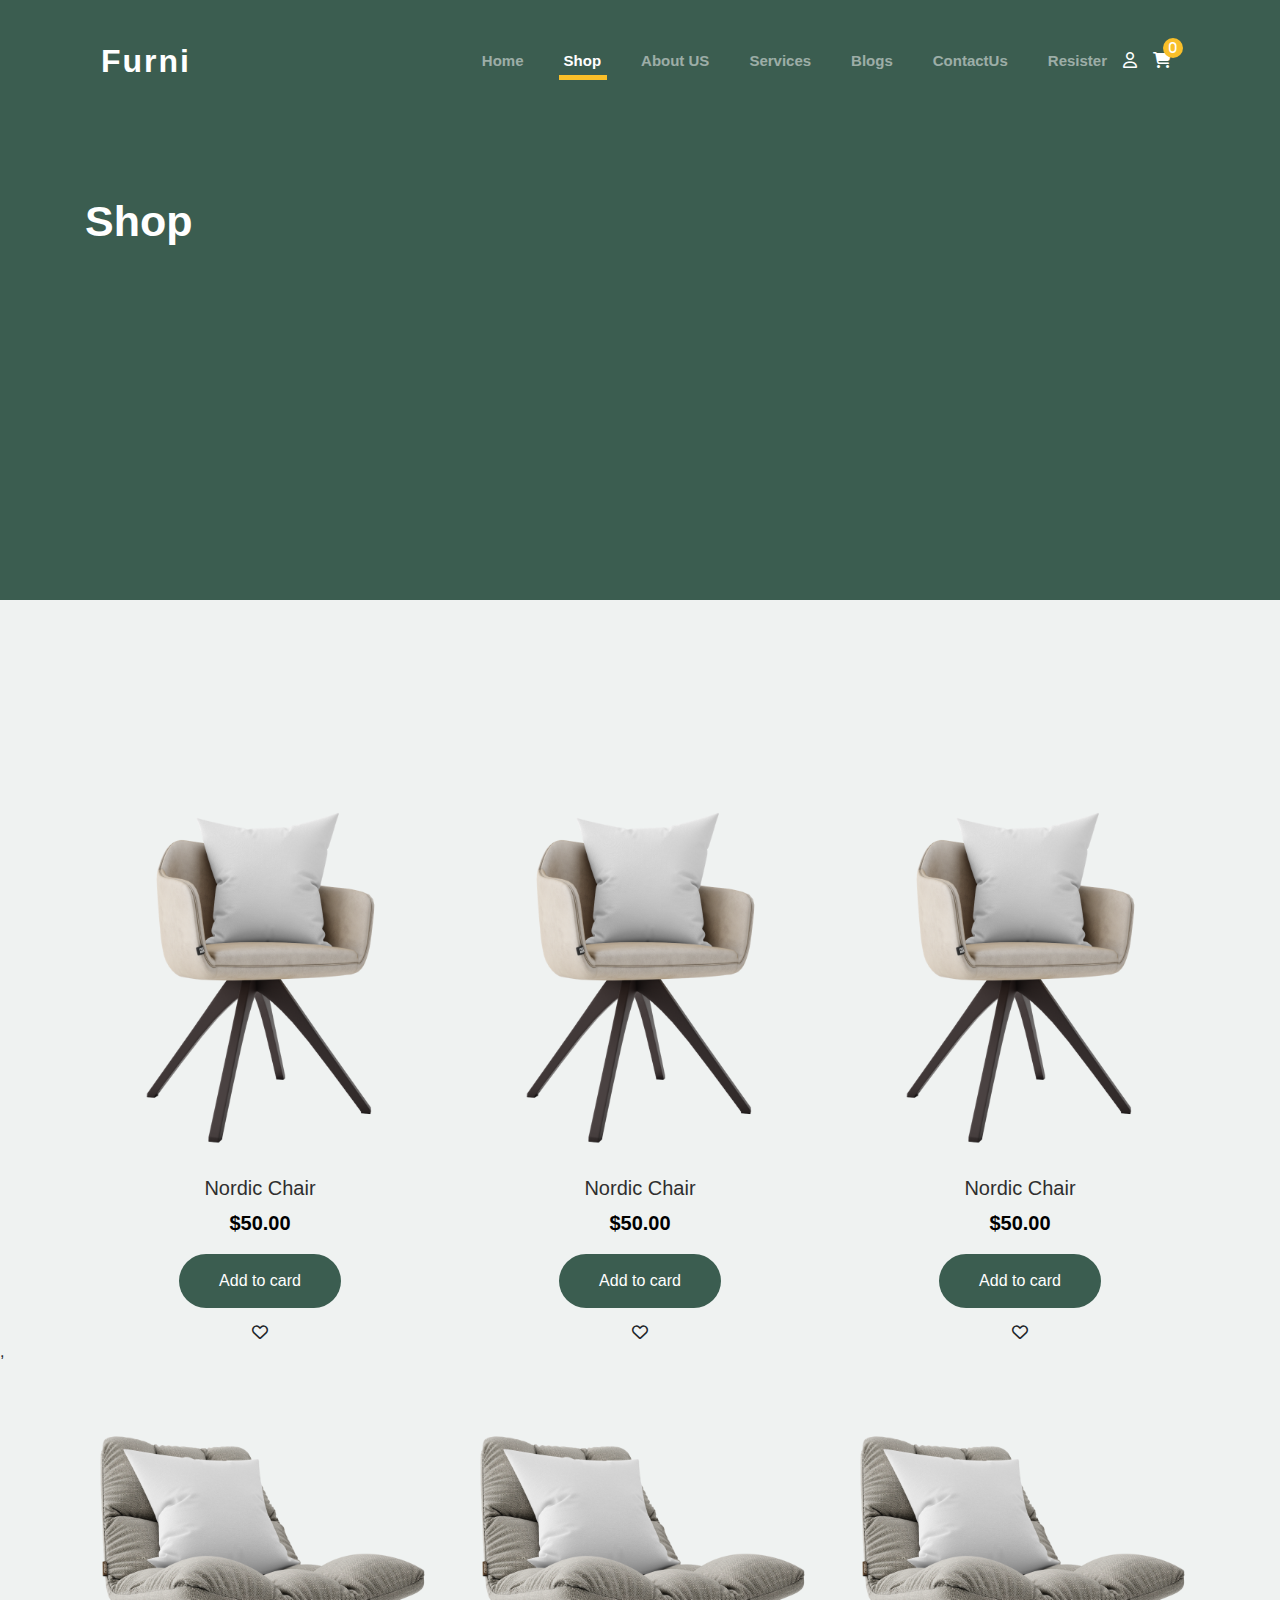
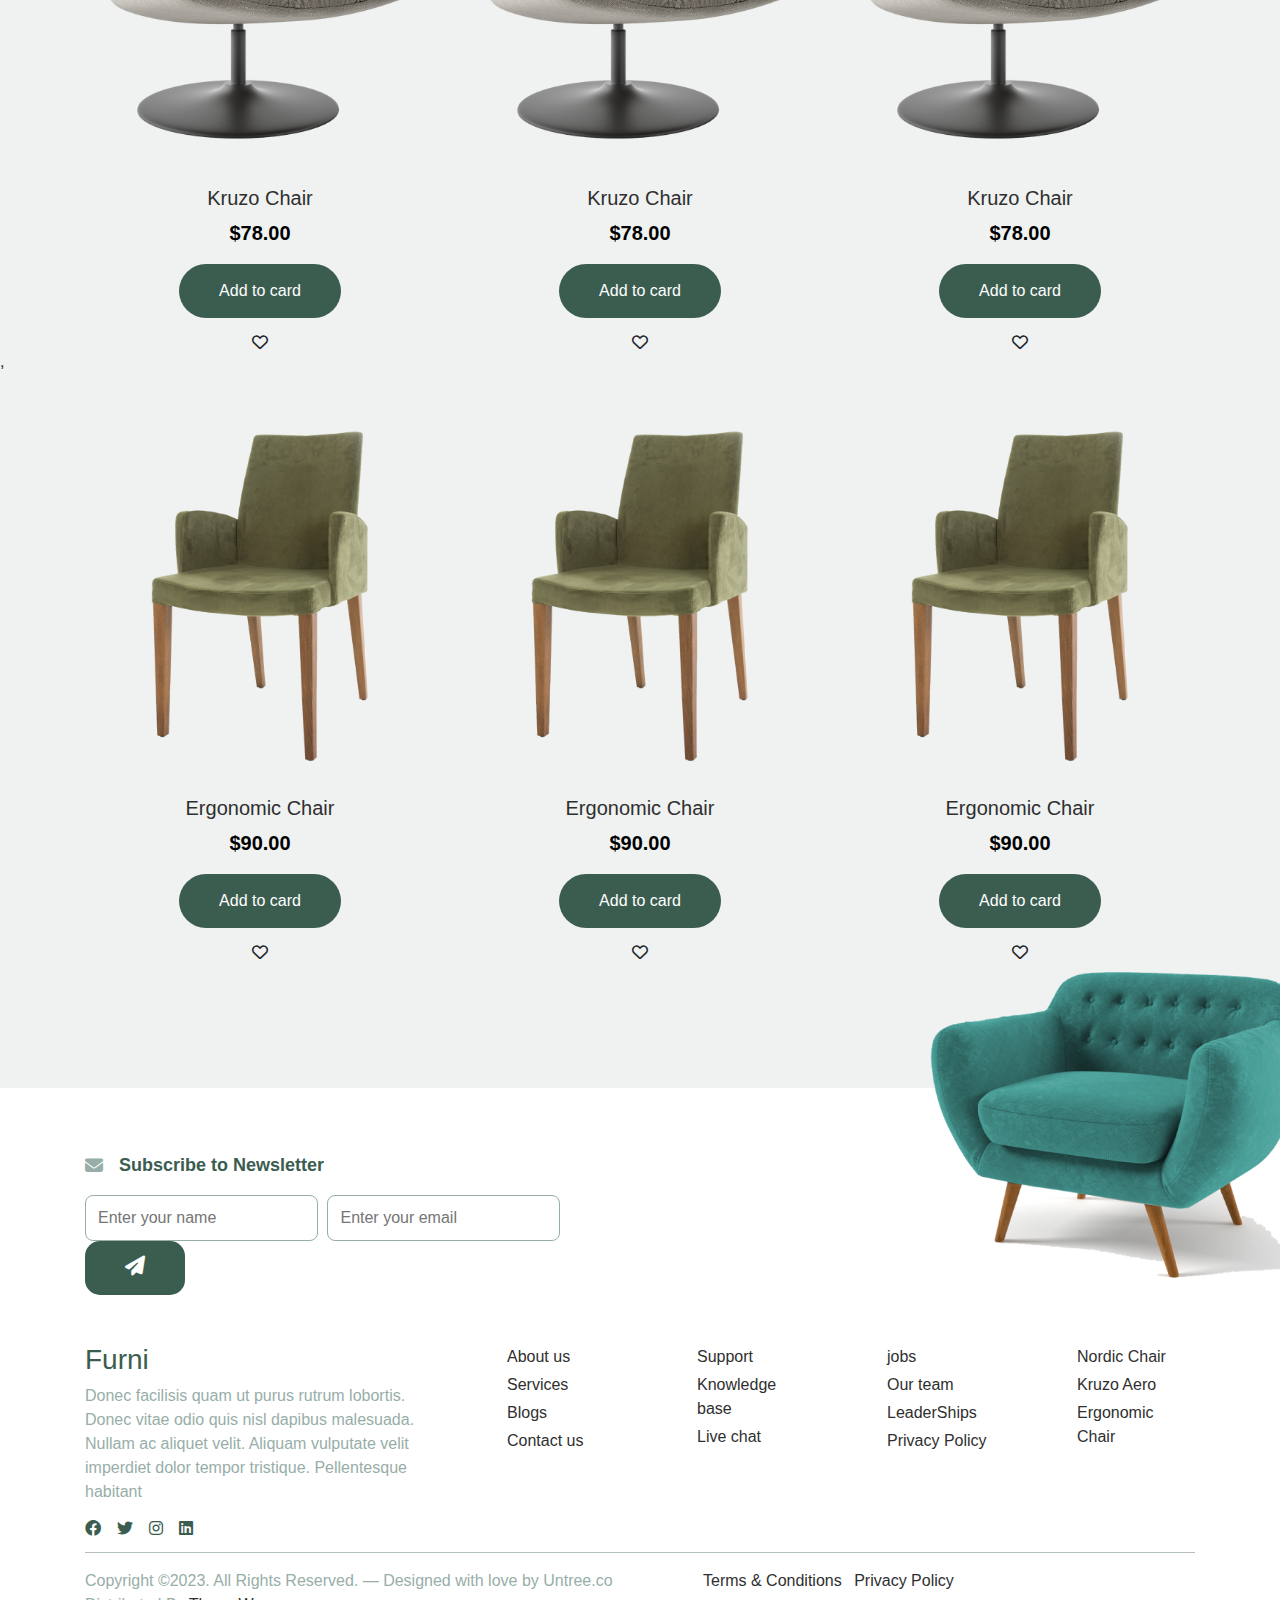
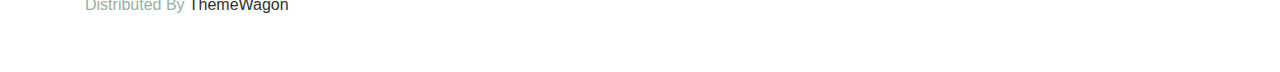
<file: shop.html>
<!DOCTYPE html>
<html lang="en">
<head>
    <meta charset="UTF-8">
    <meta name="viewport" content="width=device-width, initial-scale=1.0">
    <title>furni</title>
     <!-- font family -->
    
    <!-- bootstrap -->
    <link rel="stylesheet" href="css/bootstrap.min.css">
    <!-- Or -->
    <link rel="stylesheet" href="https://cdn.jsdelivr.net/npm/bootstrap@4.6.2/dist/css/bootstrap.min.css" integrity="sha384-xOolHFLEh07PJGoPkLv1IbcEPTNtaed2xpHsD9ESMhqIYd0nLMwNLD69Npy4HI+N" crossorigin="anonymous">
    <!-- fontAseam -->
    <link rel="stylesheet" href="css/all.min.css">
    <!-- css file -->
    <link rel="stylesheet" href="css/style.css">
</head>
<body>
    <!-- start header -->
    <div class="header">
        <div class="container">
            <div class="row">
                <!-- navbar -->
                <div class="col-md-12 mt-4">
                    <nav class="navbar navbar-expand-lg navbar-dark">
                        <a class="navbar-brand logo" href="index.html">Furni</a>
                        <button class="navbar-toggler" type="button" data-toggle="collapse" data-target="#navbarSupportedContent" aria-controls="navbarSupportedContent" aria-expanded="false" aria-label="Toggle navigation">
                          <span class="navbar-toggler-icon"></span>
                        </button>
                      
                        <div class="collapse navbar-collapse" id="navbarSupportedContent">
                          <ul class="navbar-nav ml-auto item">
                            <li class="nav-item  mr-4">
                              <a class="nav-link" href="index.html">Home <span class="sr-only">(current)</span></a>
                            </li>
                            <li class="nav-item active mr-4">
                              <a class="nav-link" href="shop.html">Shop</a>
                            </li>
                            <li class="nav-item mr-4">
                                <a class="nav-link" href="aboutUs.html">About US</a>
                            </li>
                            <li class="nav-item mr-4">
                                <a class="nav-link" href="Services.html">Services</a>
                            </li>
                            <li class="nav-item mr-4">
                                <a class="nav-link" href="blog.html">Blogs</a>
                            </li>
                            <li class="nav-item mr-4">
                                <a class="nav-link" href="contact.html">ContactUs</a>
                            </li> 
                            <li class="nav-item ">
                              <a class="nav-link" href="register.html">Resister</a>
                            </li>
                          </ul>
                          <ul class="navbar-nav ">
                            
                            <li class="nav-item  active">
                              <a class="nav-link" href="login.html" id="user"><i class="fa-regular fa-user"></i></a>
                            </li>
                            <li class="nav-item active">
                              <a class="nav-link" href="#">
                                <i class="fa-solid fa-cart-shopping shopping">
                                  <sup></sup>
                                </i></a>
                            </li>
                            <div class="box">
                              <div></div>
                                <a href="card.html">
                                  <button>See Products</button>
                                </a>
                            </div>
                          </ul>
                        </div>
                      </nav>
                </div>
                <!-- end navbar -->
                <!-- start header left -->
                <div class="col-md-6 mt-5">
                  <h1 class="mt-5">Shop</h1>
                </div>
                <!-- end header left -->
            </div>
        </div>
    </div>
    <!-- end header -->
    <!-- start shops -->
    <div class="shops ">
      <div class="products">
        
      </div>
        <!-- <div class="container">
            <div class="row">
                <div class="col-md-3 mt-5">
                    <img src="images/product-1.png" alt=""  >
                    <div class="data text-center">
                      <h5 class=" mt-4 ">Nordic Chair</h5>
                      <p class=" price ">$50.00</p>
                      <button type="button"class="btn clic">Add to card</button>
                      <i class="fa-regular fa-heart d-block mt-3"></i>
                    </div>
                </div>
                <div class="col-md-3 mt-5 ">
                    <img src="images/product-2.png" alt=""  >
                    <div class="data text-center">
                      <h5 class=" mt-4 ">Kruzo Chair</h5>
                      <p class=" price ">$78.00</p> 
                      <button type="button"  class="btn  clic">Add to card</button>
                      <i class="fa-regular fa-heart d-block mt-3"></i>
                    </div>
                   
                </div>
                <div class="col-md-3 mt-5">
                    <img src="images/product-3.png" alt=""  >
                    <div class="data text-center">
                      <h5 class="mt-4 ">Ergonomic Chair</h5>
                      <p class=" price ">$90.00</p>
                      <button type="button" class="btn  clic">Add to card</button>
                      <i class="fa-regular fa-heart d-block mt-3"></i>
                    </div>
                    
                </div>
                <div class="col-md-3 mt-5">
                    <img src="images/product-1.png" alt=""  >
                    <div class="data text-center">
                      <h5 class="mt-4">Nordic Chair</h5>
                      <p class="price ">$50.00</p>
                      <button type="button" class="btn  clic">Add to card</button>
                      <i class="fa-regular fa-heart d-block mt-3"></i>
                    </div>
                    
                </div>
                <div class="col-md-3 mt-5 ">
                    <img src="images/product-3.png" alt="" >
                    <div class="data text-center">
                      <h5 class=" mt-4 ">Ergonomic Chair</h5>
                      <p class=" price ">$90.00</p>
                      <button type="button" class="btn  clic">Add to card</button>
                      <i class="fa-regular fa-heart d-block mt-3"></i>
                    </div>
                    
                </div>
                <div class="col-md-3 mt-5" >
                    <img src="images/product-1.png" alt="" >
                    <div class="data text-center">
                      <h5 class="mt-4">Nordic Chair</h5>
                      <p class="price ">$50.00</p>
                      <button type="button" class="btn  clic">Add to card</button>
                      <i class="fa-regular fa-heart d-block mt-3"></i>
                    </div>
                </div>
                <div class="col-md-3 mt-5">
                    <img src="images/product-2.png" alt="" >
                    <div class="data text-center">
                      <h5 class="mt-4 ">Kruzo Chair</h5>
                      <p class="price ">$78.00</p>  
                      <button type="button" class="btn  clic">Add to card</button>
                      <i class="fa-regular fa-heart d-block mt-3"></i>
                    </div>
                    
                </div>
                <div class="col-md-3 mt-5">
                    <img src="images/product-1.png" alt="" >
                    <div class="data text-center">
                      <h5 class="mt-4">Nordic Chair</h5>
                      <p class="price ">$50.00</p>
                      <button type="button" class="btn  clic">Add to card</button>
                      <i class="fa-regular fa-heart d-block mt-3"></i>
                    </div>  
                </div>
                <div class="col-md-3 mt-5">
                    <img src="images/product-1.png" alt="" >
                    <div class="data text-center">
                      <h5 class="mt-4">Nordic Chair</h5>
                      <p class="price ">$50.00</p>
                      <button type="button" class="btn  clic">Add to card</button>
                      <i class="fa-regular fa-heart d-block mt-3"></i>
                    </div>
                    
                </div>
                <div class="col-md-3 mt-5">
                    <img src="images/product-2.png" alt="" >
                    <div class="data text-center">
                      <h5 class="mt-4 ">Kruzo Chair</h5>
                      <p class="price ">$78.00</p> 
                      <button type="button" class="btn  clic">Add to card</button>
                      <i class="fa-regular fa-heart d-block mt-3"></i>
                    </div>
                    
                </div>
                <div class="col-md-3 mt-5 ">
                    <img src="images/product-3.png" alt="" >
                    <div class="data text-center">
                      <h5 class="mt-4 ">Ergonomic Chair</h5>
                      <p class="price ">$90.00</p>
                      <button type="button" class="btn  clic">Add to card</button>
                      <i class="fa-regular fa-heart d-block mt-3"></i>
                    </div>
                   
                </div>
                
            </div>
          </div>
        </div> -->

    </div>
    <!-- end shops -->
    <!-- start footer -->
    <div class="footer">
        <div class="container">
          <div class="row">
            <div class="col-md-6">
             <div class="email d-flex ">
              <i class="fa-solid fa-envelope mr-3 mt-1"></i>
              <p>Subscribe to Newsletter</p>
             </div>
             <form action="#">
              <input type="text" placeholder="Enter your name" name="name">
              <input type="email" name="email" id="" placeholder="Enter your email">
              <button type="submit"><i class="fa-solid fa-paper-plane"></i></button>
             </form>
            </div>
            <div class="col-md-6">
              <img src="images/sofa.png" alt="" width="400px">
            </div>
            <div class="col-md-4 mt-5 foot">
              <h3>Furni</h3>
              <p>Donec facilisis quam ut purus rutrum lobortis. Donec vitae odio quis nisl dapibus malesuada. Nullam ac aliquet velit. Aliquam vulputate velit imperdiet dolor tempor tristique. Pellentesque habitant</p>
              <div class="icon d-flex">
                <i class="fa-brands fa-facebook mr-3 "></i>
                <i class="fa-brands fa-twitter mr-3"></i>
                <i class="fa-brands fa-instagram mr-3"></i>
                <i class="fa-brands fa-linkedin mr-3"></i>
              </div>
            </div>
            <div class="col-md-2 mt-5">
              <ul>
                <li><a href="#">About us</a></li>
                <li><a href="#">Services</a></li>
                <li><a href="#">Blogs</a></li>
                <li><a href="#">Contact us</a></li>
              </ul>
            </div>
            <div class="col-md-2 mt-5">
              <ul>
                <li><a href="#">Support</a></li>
                <li><a href="#">Knowledge base</a></li>
                <li><a href="#">Live chat</a></li>
              </ul>
            </div>
            <div class="col-md-2 mt-5">
              <ul>
                <li><a href="#">jobs</a></li>
                <li><a href="#">Our team</a></li>
                <li><a href="#">LeaderShips</a></li>
                <li><a href="#">Privacy Policy</a></li>
              </ul>
            </div>
            <div class="col-md-2 mt-5">
              <ul>
                <li><a href="#">Nordic Chair</a></li>
                <li><a href="#">Kruzo Aero</a></li>
                <li><a href="#">Ergonomic Chair</a></li>
              </ul>
            </div>
            
          </div>
          <hr>
          <div class="row">
            <div class="col-md-6">
              <p>Copyright ©2023. All Rights Reserved. — Designed with love by Untree.co Distributed By <span>ThemeWagon</span></p>
            </div>
            <div class="col-md-6 ">
              <a href="#" class="ml-5">Terms & Conditions</a>
              <a href="#" class="ml-2">Privacy Policy</a>
            </div>
          </div>
        </div>
      </div>
      <!-- end footer -->
    <!-- bootstrap js -->
    <script src="https://cdn.jsdelivr.net/npm/jquery@3.5.1/dist/jquery.slim.min.js" integrity="sha384-DfXdz2htPH0lsSSs5nCTpuj/zy4C+OGpamoFVy38MVBnE+IbbVYUew+OrCXaRkfj" crossorigin="anonymous"></script>
    <script src="https://cdn.jsdelivr.net/npm/popper.js@1.16.1/dist/umd/popper.min.js" integrity="sha384-9/reFTGAW83EW2RDu2S0VKaIzap3H66lZH81PoYlFhbGU+6BZp6G7niu735Sk7lN" crossorigin="anonymous"></script>
    <script src="https://cdn.jsdelivr.net/npm/bootstrap@4.6.2/dist/js/bootstrap.min.js" integrity="sha384-+sLIOodYLS7CIrQpBjl+C7nPvqq+FbNUBDunl/OZv93DB7Ln/533i8e/mZXLi/P+" crossorigin="anonymous"></script>
    <!-- js -->
    <script src="js/products.js"></script>
    <script src="js/main.js"></script>
</body>
</html>
</file>
<file: css/style.css>
body{
    padding: 0;
    margin: 0;
    box-sizing: border-box;
    /* font-family:'Cairo', sans-serif;; */
}
html{
    scroll-behavior: smooth;
}
:root{
    --main-color:#3b5d50;
    --secont-color:#f9bf29;
    --transition: .10s all ease-in;
    --third-color:#97aea8;

}
/* start header */
.header{
    background-color: var(--main-color);
    min-height: 600px;
    position: relative;
    /* padding-bottom: 5%; */
}
/*  start nav */
.header .logo{
    color: white;
    font-size: 32px;
    font-weight: bold;
    letter-spacing: 2px;
}
.header .logo:hover{
    color: rgb(229, 226, 226);
}
.header .item li a{
    font-size: 15px;
    font-weight: bold;
    position: relative;
}
.header .item li a::before{
    content: "";
    position: absolute;
    width: 0;
    height: 5px;
    bottom: 0;
    left: 3px;
    background-color:var(--secont-color);
    transition:var(--transition);
    opacity: 1;
}
.header .item li.active a::before,
.header .item li a:hover::before{
    content: "";
    width: 90%;
}
@media screen and (max-width: 992px){
    .header .item li.active a::before,
    .header .item li a:hover::before{
    content: "";
    width: 0;
    display: none;
 }
}
/* end nav */
/* start header left */
.header h1{
    color: white;
    font-size: 43px;
    font-weight: bold;
    line-height: 1.3;
    width: 400px;
}
.header p{
    color: var(--third-color);
    width: 400px;
}
.header button{
    border: none;
    padding: 15px 40px;
    border-radius: 70px;
}
.header button.shop-now{
    background-color: var(--secont-color);
}
.header button.shop-now a{
    color:rgb(52, 52, 52) ;
    text-decoration: none;
    font-size: 18px;
    font-weight: bold;
}
.header button.explore {
    background-color: var(--main-color);
    border: 2px solid #97aea8 ;
}
.header button.explore:hover{
    border: 2px solid white ;
}
.header button.explore a{
    color: white;
    text-decoration: none;
    font-size: 18px;
    font-weight: bold;
}
/* card */

@media(max-width:1238px){
    .header img{
        width: 500px;
    }
}
@media only screen and (max-width: 768px){
    .header img{
        width: 400px;
    }
}
/* end header left */
/* end header */
/* start shops */
.shops{
   padding-top: 12%;
    position: relative;
    background-color: #eff2f1;
    padding-bottom: 10%;
}
.shops h3{
    font-size: 30px;
    color: #2f2f2f;
}
.shops img{
    max-width: 100%;
}
.shops p{
 color: var(--third-color);
 word-spacing: 2px;
}
 .clic{
    border: none;
    padding: 15px 40px;
    border-radius: 70px;
    background-color:#2f2f2f ;
}
 .clic a{
    text-decoration: none;
    color: white;
    font-size: 18px;
}
 a:hover{
    color: white;
    text-decoration: none;
}
.shops h5{
    color: #2f2f2f;
}
.shops .price{
    color: black;
    font-weight: bold;
    font-size: 20px;
}
.shops .clic.btn{
   color: white;
   background-color: #3b5d50;
}

/* end shops */
/* start abot */
.servic{
    background-color: #eff2f1;
    padding-top: 12%;
}
.servic h3{
    font-size: 30px;
    color: #2f2f2f;
}
.servic {
    color: var(--third-color);
    word-spacing: 2px;
   
}
.servic i{
    font-size: 20px;
    color:#2f2f2f;
}

.servic .title{
    color: #2f2f2f;
    font-weight: bold;
}
.servic .exp{
    
    font-size: 14px;
}
.servic img{
    margin-left:20%;
    border-radius: 15px;
}
@media only screen and (max-width: 768px){
    .servic img{
        margin-left:-7px !important;
    }
}
/* start services */
.services{
    background-color: #eff2f1;
    padding-top: 12%;
}
.services .img-grid{
    display: grid;
    grid-template-columns: repeat(27,1fr);
    position: relative;
}
.services .img-grid .grid{
    position: relative;
}
.services .img-grid .grid.grid-1{
    grid-column: 1 / span 18;
    grid-row: 1 / span 27;
}
.services .img-grid .grid.grid-1 img{
    max-width: 100%;
    border-radius: 20px;
}
.services .img-grid .grid.grid-2{
    grid-column: 19 / span 27;
    grid-row: 1 / span 5; 
}
.services .img-grid .grid.grid-2 img{
    max-width: 100%;
    border-radius: 20px;
    margin-left: 10px;
}
.services .img-grid .grid.grid-3{
    grid-column: 14 / span 16;
    grid-row: 6 / span 27;
}
.services .img-grid .grid.grid-3 img{
    max-width: 100%;
    border-radius: 20px;
    margin-top: 20px;
}
.services h3{
    font-size: 30px;
    color: #2f2f2f;
}
.services p{
    color: var(--third-color);
    word-spacing: 2px;
}
.services ul li{
    color: var(--third-color);
    word-spacing: 2px;
    list-style-type: circle;
}
.services p span a{
    color: #2f2f2f;
}
/* end services */
.person{
    background-color: #eff2f1;
    padding-top: 12%;
    padding-bottom: 10%;
}
.person h1{
    text-align: center;
    color: #2f2f2f;
    font-weight: bold;
    margin-bottom: 20px;
}
.person .cont{
    color: var(--third-color);
    text-align: center;
}
.person img{
    width: 50px;
    height: 50px;
    border-radius: 50%;
}
.person .name{
  font-size: 16px;
  font-weight: bold;
  color: #2f2f2f;
}
.person .cv{
   font-size: 16px;
   color:var(--third-color);
}
/* start blogs */
.blogs{
    padding-top: 12%;
   background-color: #eff2f1;
   padding-bottom: 10%;
}
.blogs h3{
    color: #2f2f2f;
    font-size: 30px;
}
.blogs a{
    color: #2f2f2f;
    text-decoration: underline;
}
.blogs img{
    border-radius: 20px;
}
.blogs p{
    color: #2f2f2f;
    font-size: 16px;
    font-weight: bold;
}
.blogs .name{
    color: #97aea8;
    font-size: 14px;
}
.blogs img{
    transition: var(--transition);
}
.blogs img:hover{
    filter: grayscale(100%);
}
/* end blogs */
/* start footer */
.footer{
    padding-top: 5%;
    position: relative;
    padding-bottom: 3%;
}
.footer .email i{
    color: #97aea8;
    font-size: 18px;
}
.footer .email p{
    color: var(--main-color);
    font-weight: bold;
    font-size: 18px;
}
.footer form input{
    border: none;
    padding: 10px 12px;
    border: 1px solid #97aea8 ;
    border-radius: 8px;
    margin-right: 5px;
}
.footer button[type="submit"]{
    background-color: var(--main-color);
    border: none;
    padding: 15px 40px;
    border-radius: 15px;
}
.footer button[type="submit"] i{
    color: white;
    font-size: 20px;
    background-color: var(--main-color);
}
.footer img{
    margin-top: -35%;
    /* margin-left: 50%; */
    position: absolute;
    right: -18%;
}
@media only screen and (max-width: 768px){
    .footer img{
       margin-top: 3%;
       right: 20px;
    }
}
.footer h3{
    color: var(--main-color);
}
.footer p{
    color: var(--third-color);
}
.footer .icon i{
    color: var(--main-color);
    cursor: pointer;
}
.footer .icon i:hover{
    font-size: 20px;
}

.footer ul li{
    list-style-type: none;
    color: #2f2f2f;
    padding: 2px;
}
@media only screen and (max-width: 768px){
    .footer .foot {
       margin-top: 80% !important;
       /* right: 20px; */
    }
}
hr{
    background-color:#cad5d2;
}
.footer a{
    color: #2f2f2f;
    text-decoration: none;
}
.footer a:hover{
    color: #97aea8;
}
.footer p span{
    color: #2f2f2f;
}
/* ----------------------------------------------- */
/* about us */
.team{
    padding-top: 12%;
    position: relative;
    background-color: #eff2f1;
}
.team h3{
    text-align: center;
    margin-bottom: 40px;
    font-size: 35px;
    color: #2f2f2f;
}
.team img{
    max-width: 100%;
    margin-bottom: 5px;
}
.team h4{
    margin-top: 10px;
    text-decoration: underline;
    cursor: pointer;
    font-size: 26px;
    color: #2f2f2f;
}
.team h4:hover{
    text-decoration: none;
}
.team p{
    color: var(--third-color);
}
.team a{
    color: #2f2f2f;
    text-decoration: underline;
}
/* -------------------------------------------- */
.ifno{
    padding-top: 10%;
    background-color: #eff2f1;
    padding-left: 15%;
    position: relative;
    padding-bottom:8%;
}
.ifno .icon{
    width: 40px;
    height: 40px;
    border-radius: 12px;
    background-color: var(--main-color);
}
.ifno .icon i{
    color: white;
    margin-left: 13px;
    margin-top: 13px;
    /* margin: auto; */
}
.ifno form input{
    border-radius: 30px !important;
    padding: 20px;
}
.ifno button[type="submit"]{
    color: white;
    font-size: 18px;
    background-color: var(--main-color);
    border: none;
    padding: 15px 40px;
    border-radius: 70px;
}
.ifno button[type="submit"]:hover{
    background-color:rgb(20, 20, 20);
}
.ifno .right.user{
    display: none;
}
/* --------------------------------------------- */
#error{
    text-align: center;
    font-size: 35px;
    font-weight: bold;
    /* background-color: red; */
    transition: all .5s ease-in-out;
    color: white;
    border-radius: 10px;
}
/* ------------------------------------------------ */
/* box of card */
.box{
    position: absolute;
    top: 50px;
    width: 250px;
    background-color:var(--third-color);
    transform: translate(-40%, 0);
    min-height: 100px;
    box-shadow: 2px 2px 1px #97aea8;
    border-radius: 10px;
    z-index: 100;
    margin-left: -40px;
    display: none;  
}
.box p{
    color: white;
}
.box a button{
    background-color: #3b5d50;
    text-decoration: none;
    width: 250px;
    color: white;
    padding: 10px 70px;
    margin-top: 20%;
    font-weight: bold;  
}
@media only screen and (max-width: 768px){
    .box {
       margin-left:50% ;
       margin-top: 70%; 
    }
}
/* --------------------------------------------- */
sup{
    position: absolute;
    width: 20px;
    height: 20px;
    border-radius: 50%;
    background-color:var(--secont-color);
    margin-top: 20px;
   margin-left: -5px;
    color:white;
    text-align: center;
    padding: 10px 5px;
    display: none;
}
@media screen and (max-width: 992px){
    sup{
     margin-top: 55%;
    }
}
/* for mobile */
@media (min-width: 320px) and (max-width: 767px) {
    sup{ 
        margin-top: 100%;
    }
}
</file>
